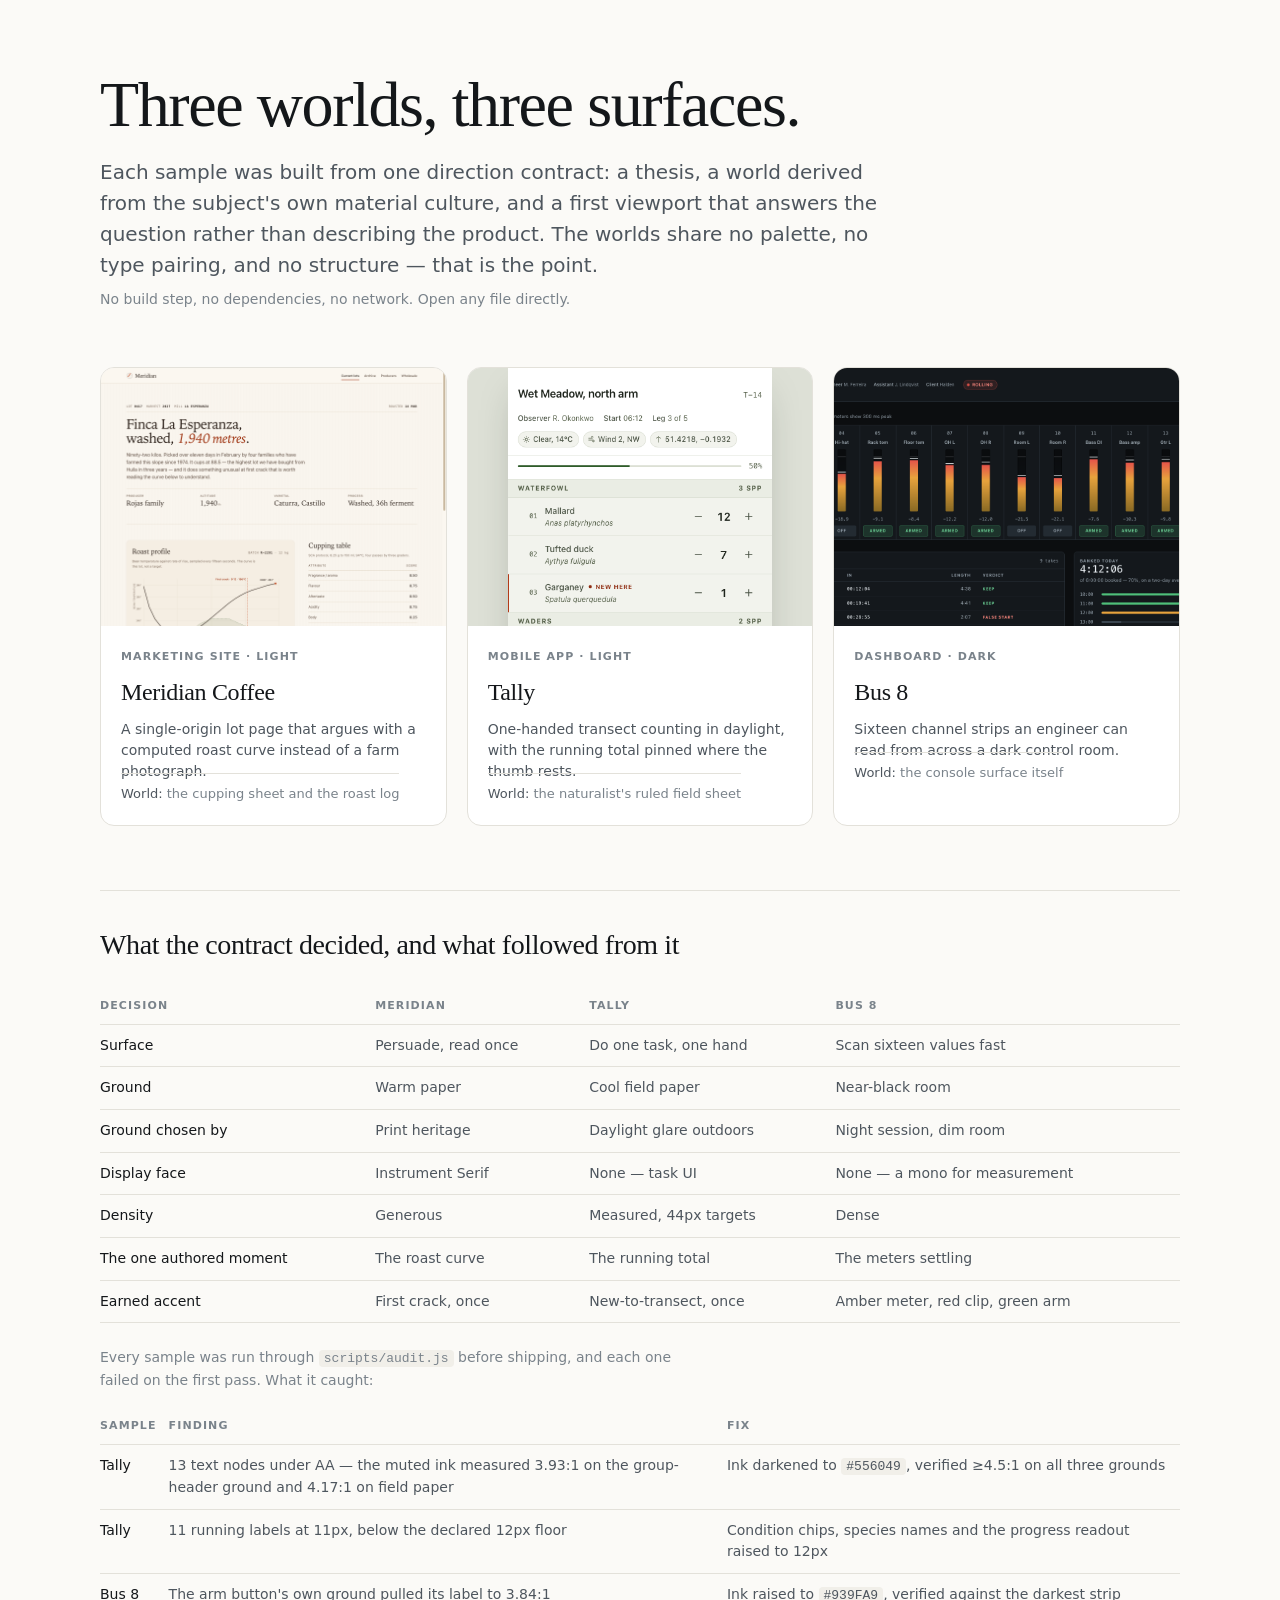
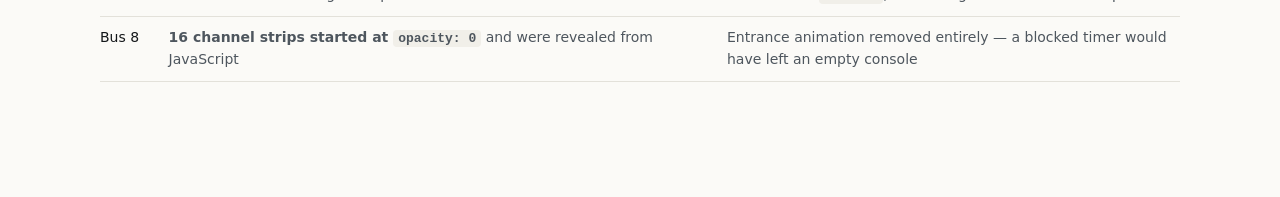
<file: design-app-samples/index.html>
<!DOCTYPE html>
<html lang="en">
<head>
<meta charset="utf-8">
<meta name="viewport" content="width=device-width, initial-scale=1">
<title>design-app — samples</title>
<style>
:root {
  --ground: #FBFAF7; --ink: #14171A; --ink-2: #4E565E; --ink-3: #7A838B;
  --line: #E3E1DA; --accent: #2F5D8C;
  --font: "Inter", -apple-system, BlinkMacSystemFont, "Segoe UI", system-ui, sans-serif;
  --font-display: "Instrument Serif", "Iowan Old Style", Palatino, Georgia, serif;
  --font-mono: ui-monospace, "SF Mono", Menlo, monospace;
}
*, *::before, *::after { box-sizing: border-box; }
body {
  margin: 0; background: var(--ground); color: var(--ink);
  font-family: var(--font); font-size: 15px; line-height: 1.55;
  -webkit-font-smoothing: antialiased;
}
.wrap { width: min(1080px, 100% - 48px); margin-inline: auto; padding: 72px 0 96px; }
h1 {
  font-family: var(--font-display); font-weight: 400;
  font-size: clamp(2.5rem, 1.6rem + 3.6vw, 4rem); line-height: 1.02;
  letter-spacing: -.022em; margin: 0 0 20px;
}
.lede { font-size: clamp(1.0625rem, .98rem + .35vw, 1.25rem); color: var(--ink-2); max-width: 62ch; margin: 0 0 8px; }
.note { font-size: .875rem; color: var(--ink-3); max-width: 68ch; margin: 0; }
.samples { display: grid; grid-template-columns: repeat(3, minmax(0, 1fr)); gap: 20px; margin-top: 56px; }
@media (max-width: 900px) { .samples { grid-template-columns: minmax(0, 1fr); } }

.card {
  display: flex; flex-direction: column;
  border: 1px solid var(--line); border-radius: 14px; overflow: hidden;
  background: #fff; text-decoration: none; color: inherit;
  transition: box-shadow 220ms cubic-bezier(.22,.68,.35,1), transform 220ms cubic-bezier(.22,.68,.35,1);
}
.card:hover { box-shadow: 0 18px 40px -20px rgba(20,23,26,.28), 0 2px 6px rgba(20,23,26,.05); transform: translateY(-2px); }
.thumb { aspect-ratio: 4 / 3; display: block; overflow: hidden; background: #EEE; }
.thumb img { width: 100%; height: 100%; object-fit: cover; object-position: top center; display: block; }
.body { padding: 18px 20px 20px; }
.kicker { font-size: .6875rem; text-transform: uppercase; letter-spacing: .1em; font-weight: 700; color: var(--ink-3); }
.card h2 { font-family: var(--font-display); font-weight: 400; font-size: 1.5rem; letter-spacing: -.014em; margin: 6px 0 8px; }
.card p { margin: 0; font-size: .875rem; color: var(--ink-2); line-height: 1.5; }
.world { margin-top: 14px; padding-top: 12px; border-top: 1px solid var(--line); font-size: .8125rem; color: var(--ink-3); }
.world b { color: var(--ink-2); font-weight: 500; }

.method { margin-top: 64px; padding-top: 32px; border-top: 1px solid var(--line); }
.method h2 { font-family: var(--font-display); font-weight: 400; font-size: 1.75rem; letter-spacing: -.014em; margin: 0 0 12px; }
.method table { width: 100%; border-collapse: collapse; margin-top: 20px; }
.method th, .method td { text-align: left; padding: 10px 12px 10px 0; border-bottom: 1px solid var(--line); font-size: .875rem; vertical-align: top; }
.method th { font-size: .6875rem; text-transform: uppercase; letter-spacing: .1em; font-weight: 700; color: var(--ink-3); }
.method td { color: var(--ink-2); }
.method td:first-child { color: var(--ink); font-weight: 500; white-space: nowrap; }
code { font-family: var(--font-mono); font-size: .8125rem; background: #F1EFE9; padding: 1px 5px; border-radius: 4px; }
</style>
</head>
<body>
<div class="wrap">
  <h1>Three worlds, three surfaces.</h1>
  <p class="lede">
    Each sample was built from one direction contract: a thesis, a world derived from
    the subject's own material culture, and a first viewport that answers the question
    rather than describing the product. The worlds share no palette, no type pairing,
    and no structure — that is the point.
  </p>
  <p class="note">
    No build step, no dependencies, no network. Open any file directly.
  </p>

  <div class="samples">
    <a class="card" href="01-meridian-coffee/index.html">
      <span class="thumb"><img src="_shots/01.png" alt="Meridian Coffee lot page"></span>
      <span class="body">
        <span class="kicker">Marketing site · light</span>
        <h2>Meridian Coffee</h2>
        <p>A single-origin lot page that argues with a computed roast curve instead of a farm photograph.</p>
        <span class="world"><b>World:</b> the cupping sheet and the roast log</span>
      </span>
    </a>

    <a class="card" href="02-tally-field-survey/index.html">
      <span class="thumb"><img src="_shots/02.png" alt="Tally field survey screen"></span>
      <span class="body">
        <span class="kicker">Mobile app · light</span>
        <h2>Tally</h2>
        <p>One-handed transect counting in daylight, with the running total pinned where the thumb rests.</p>
        <span class="world"><b>World:</b> the naturalist's ruled field sheet</span>
      </span>
    </a>

    <a class="card" href="03-bus8-session/index.html">
      <span class="thumb"><img src="_shots/03.png" alt="Bus 8 session console"></span>
      <span class="body">
        <span class="kicker">Dashboard · dark</span>
        <h2>Bus 8</h2>
        <p>Sixteen channel strips an engineer can read from across a dark control room.</p>
        <span class="world"><b>World:</b> the console surface itself</span>
      </span>
    </a>
  </div>

  <div class="method">
    <h2>What the contract decided, and what followed from it</h2>
    <table>
      <thead>
        <tr><th>Decision</th><th>Meridian</th><th>Tally</th><th>Bus 8</th></tr>
      </thead>
      <tbody>
        <tr><td>Surface</td><td>Persuade, read once</td><td>Do one task, one hand</td><td>Scan sixteen values fast</td></tr>
        <tr><td>Ground</td><td>Warm paper</td><td>Cool field paper</td><td>Near-black room</td></tr>
        <tr><td>Ground chosen by</td><td>Print heritage</td><td>Daylight glare outdoors</td><td>Night session, dim room</td></tr>
        <tr><td>Display face</td><td>Instrument Serif</td><td>None — task UI</td><td>None — a mono for measurement</td></tr>
        <tr><td>Density</td><td>Generous</td><td>Measured, 44px targets</td><td>Dense</td></tr>
        <tr><td>The one authored moment</td><td>The roast curve</td><td>The running total</td><td>The meters settling</td></tr>
        <tr><td>Earned accent</td><td>First crack, once</td><td>New-to-transect, once</td><td>Amber meter, red clip, green arm</td></tr>
      </tbody>
    </table>
    <p class="note" style="margin-top:24px">
      Every sample was run through <code>scripts/audit.js</code> before shipping,
      and each one failed on the first pass. What it caught:
    </p>
    <table style="margin-top:16px">
      <thead><tr><th>Sample</th><th>Finding</th><th>Fix</th></tr></thead>
      <tbody>
        <tr><td>Tally</td><td>13 text nodes under AA — the muted ink measured 3.93:1 on the group-header ground and 4.17:1 on field paper</td><td>Ink darkened to <code>#556049</code>, verified ≥4.5:1 on all three grounds</td></tr>
        <tr><td>Tally</td><td>11 running labels at 11px, below the declared 12px floor</td><td>Condition chips, species names and the progress readout raised to 12px</td></tr>
        <tr><td>Bus 8</td><td>The arm button's own ground pulled its label to 3.84:1</td><td>Ink raised to <code>#939FA9</code>, verified against the darkest strip</td></tr>
        <tr><td>Bus 8</td><td><strong>16 channel strips started at <code>opacity: 0</code></strong> and were revealed from JavaScript</td><td>Entrance animation removed entirely — a blocked timer would have left an empty console</td></tr>
      </tbody>
    </table>
    <p class="note" style="margin-top:20px">
    </p>
  </div>
</div>
</body>
</html>
</file>
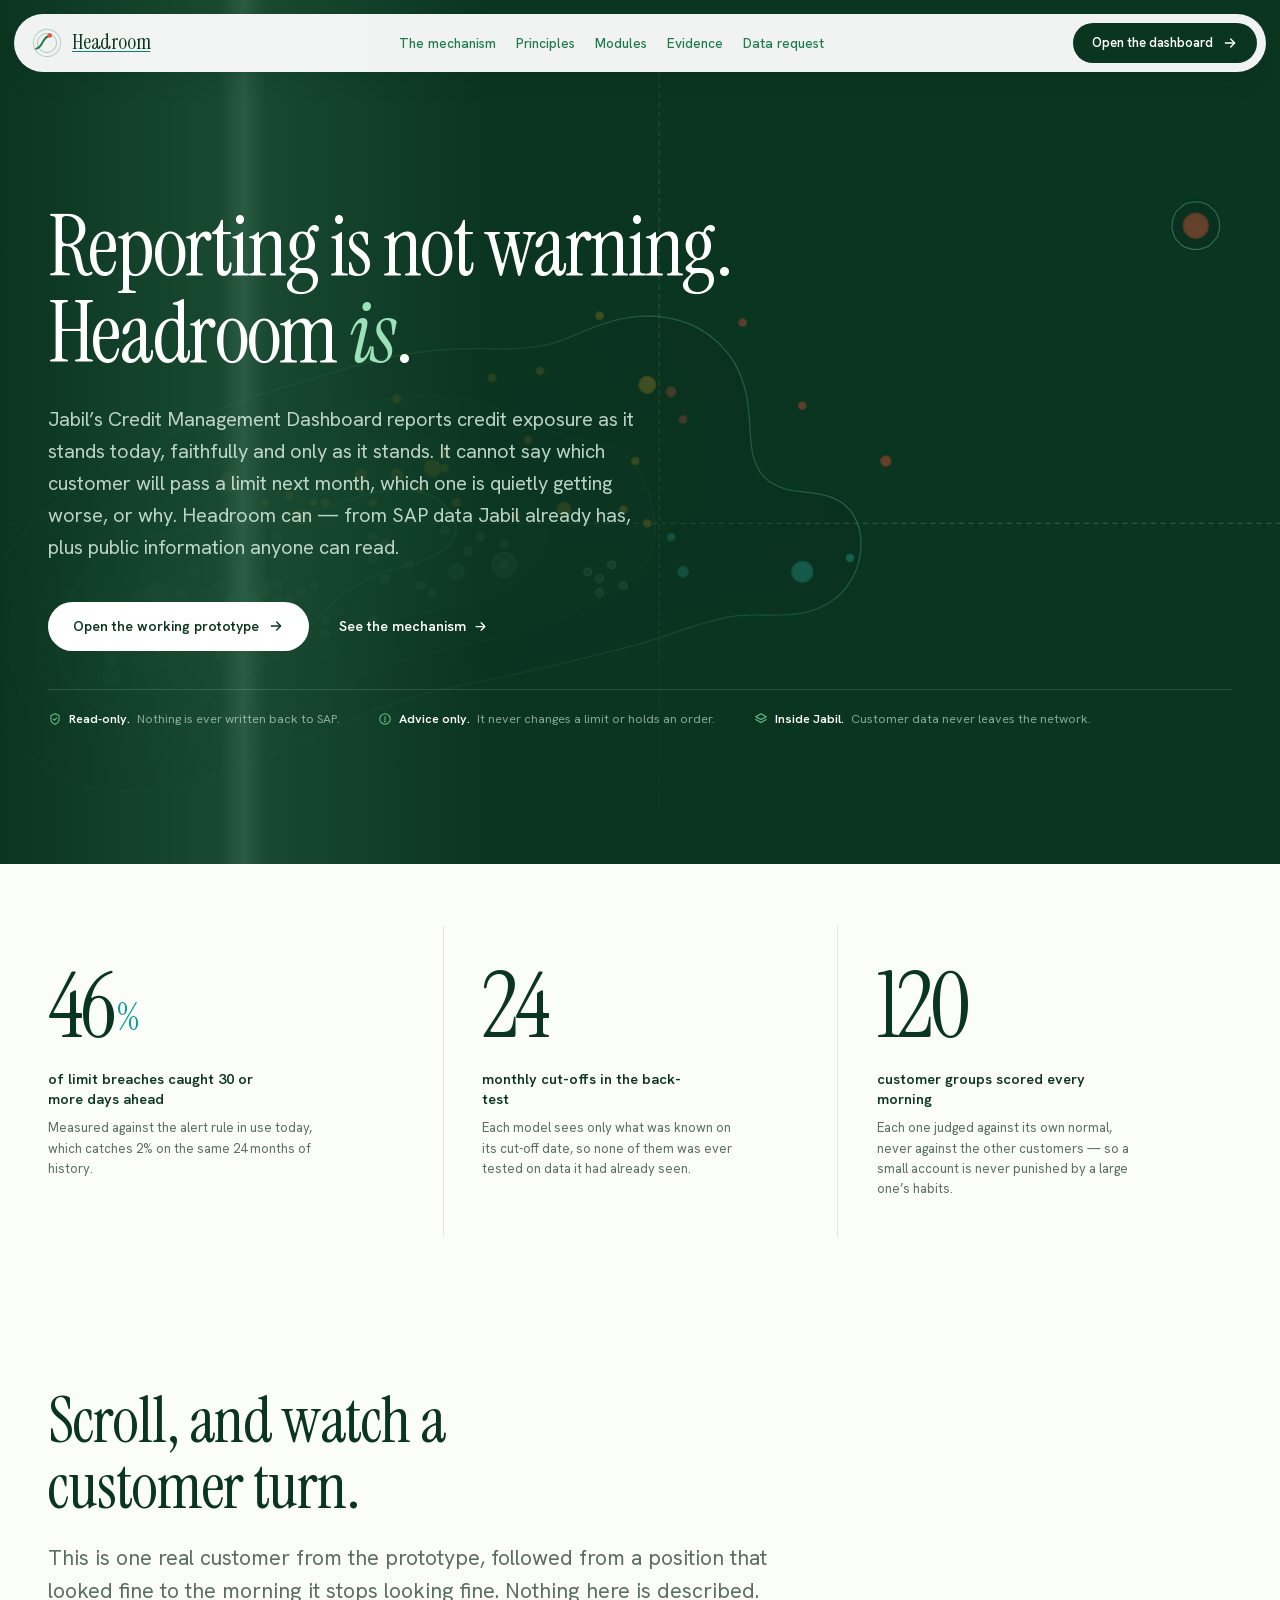
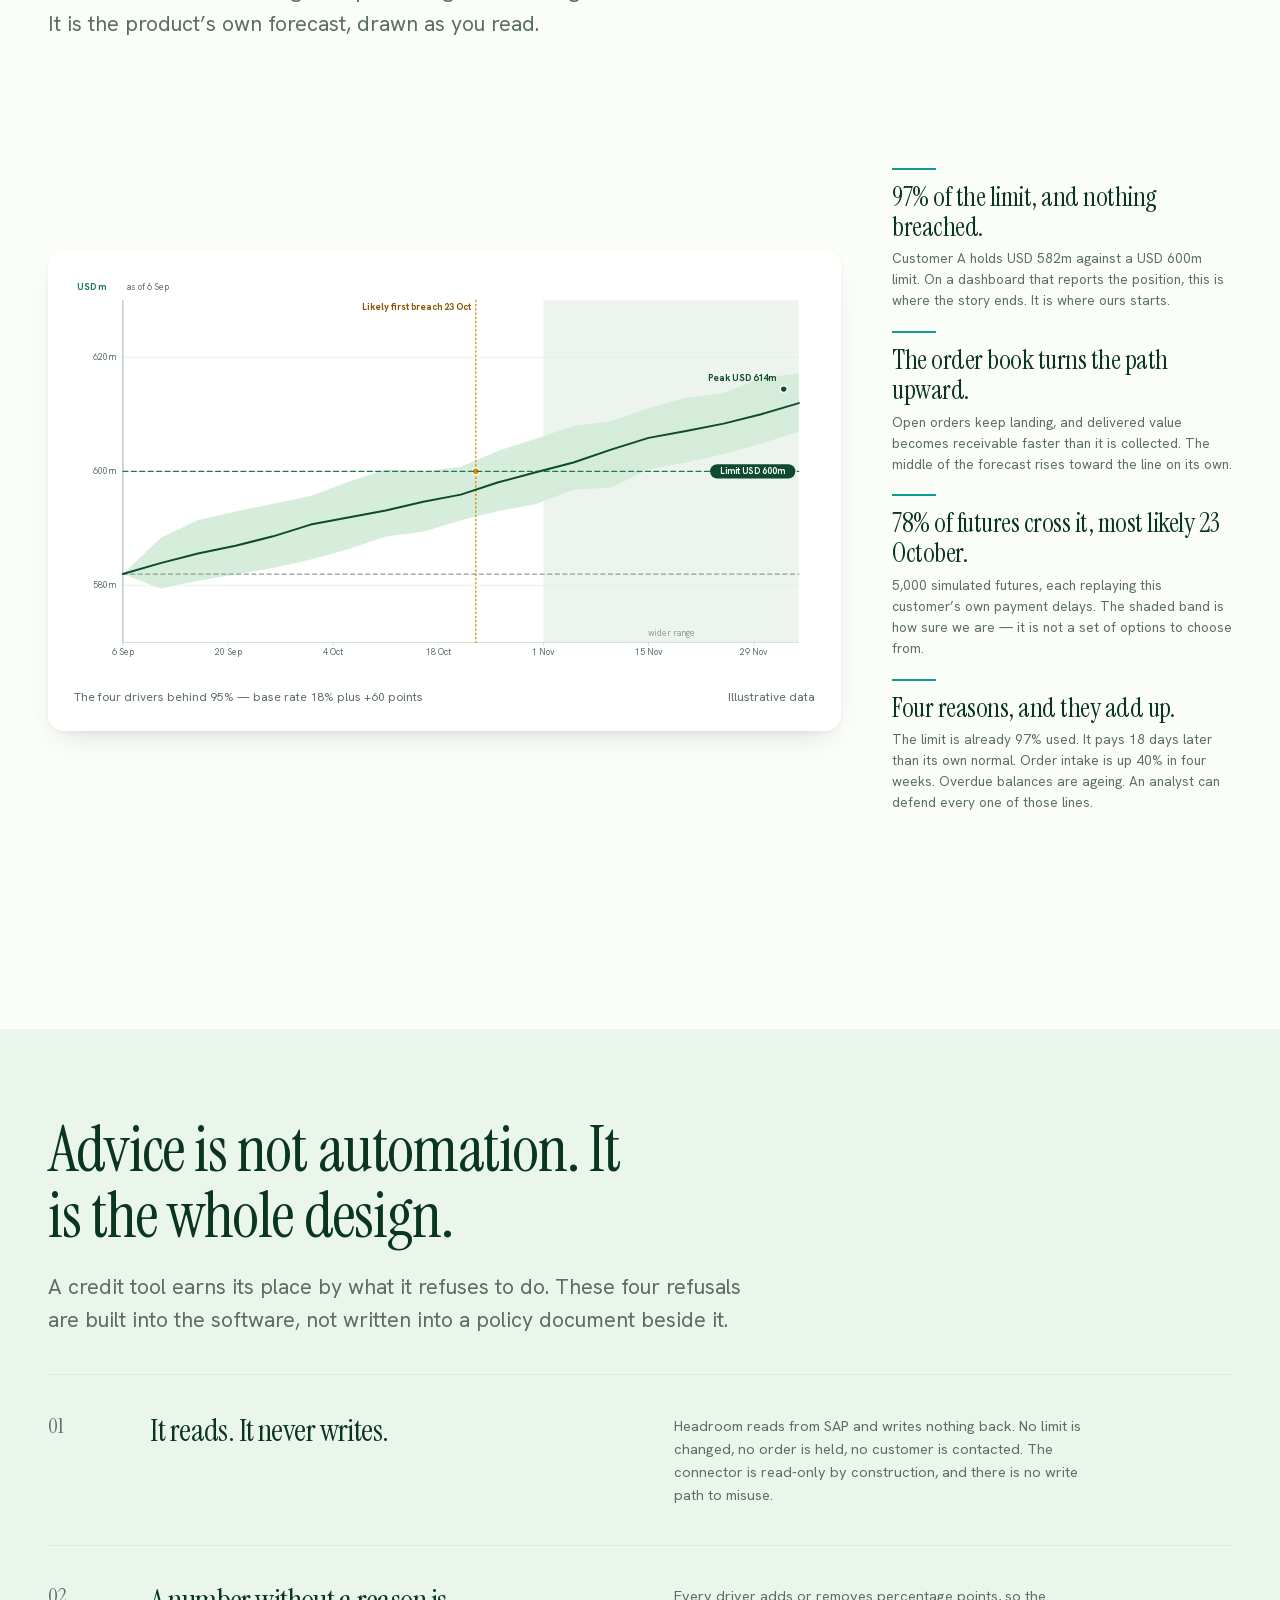
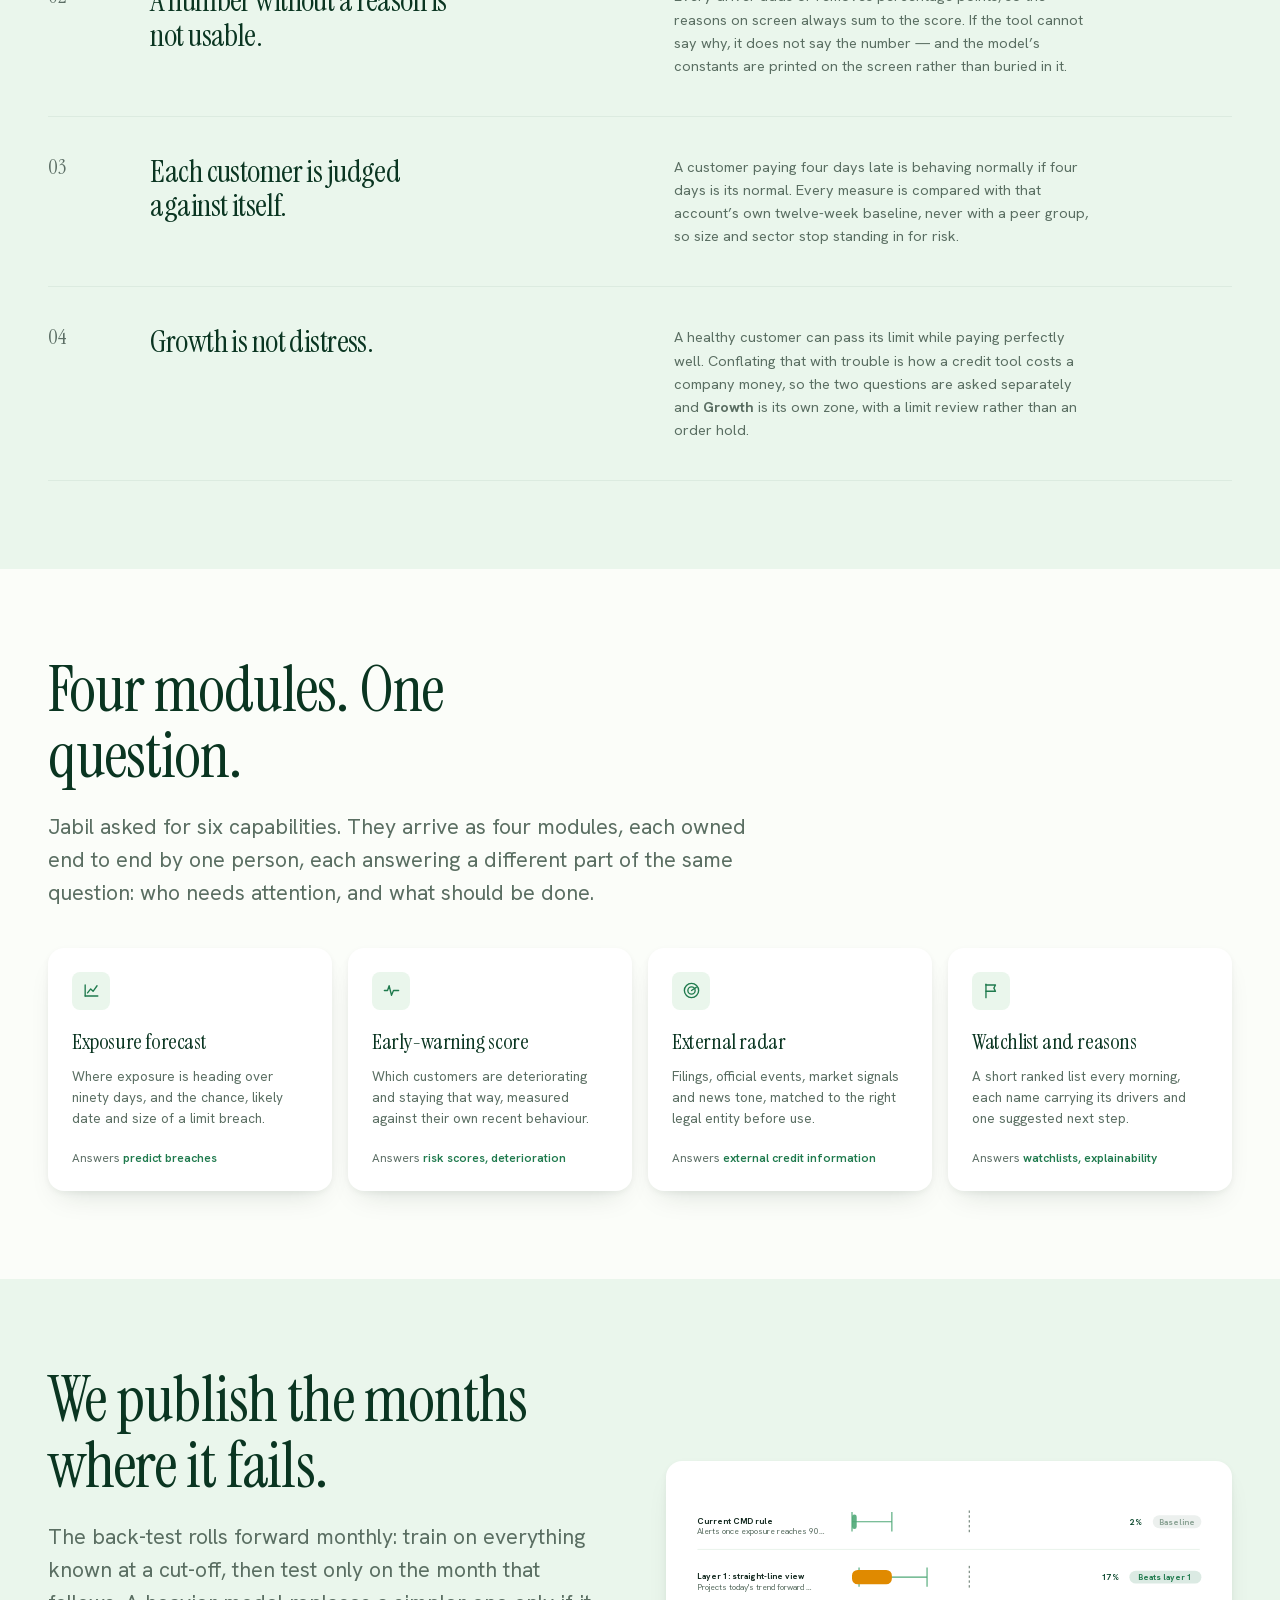
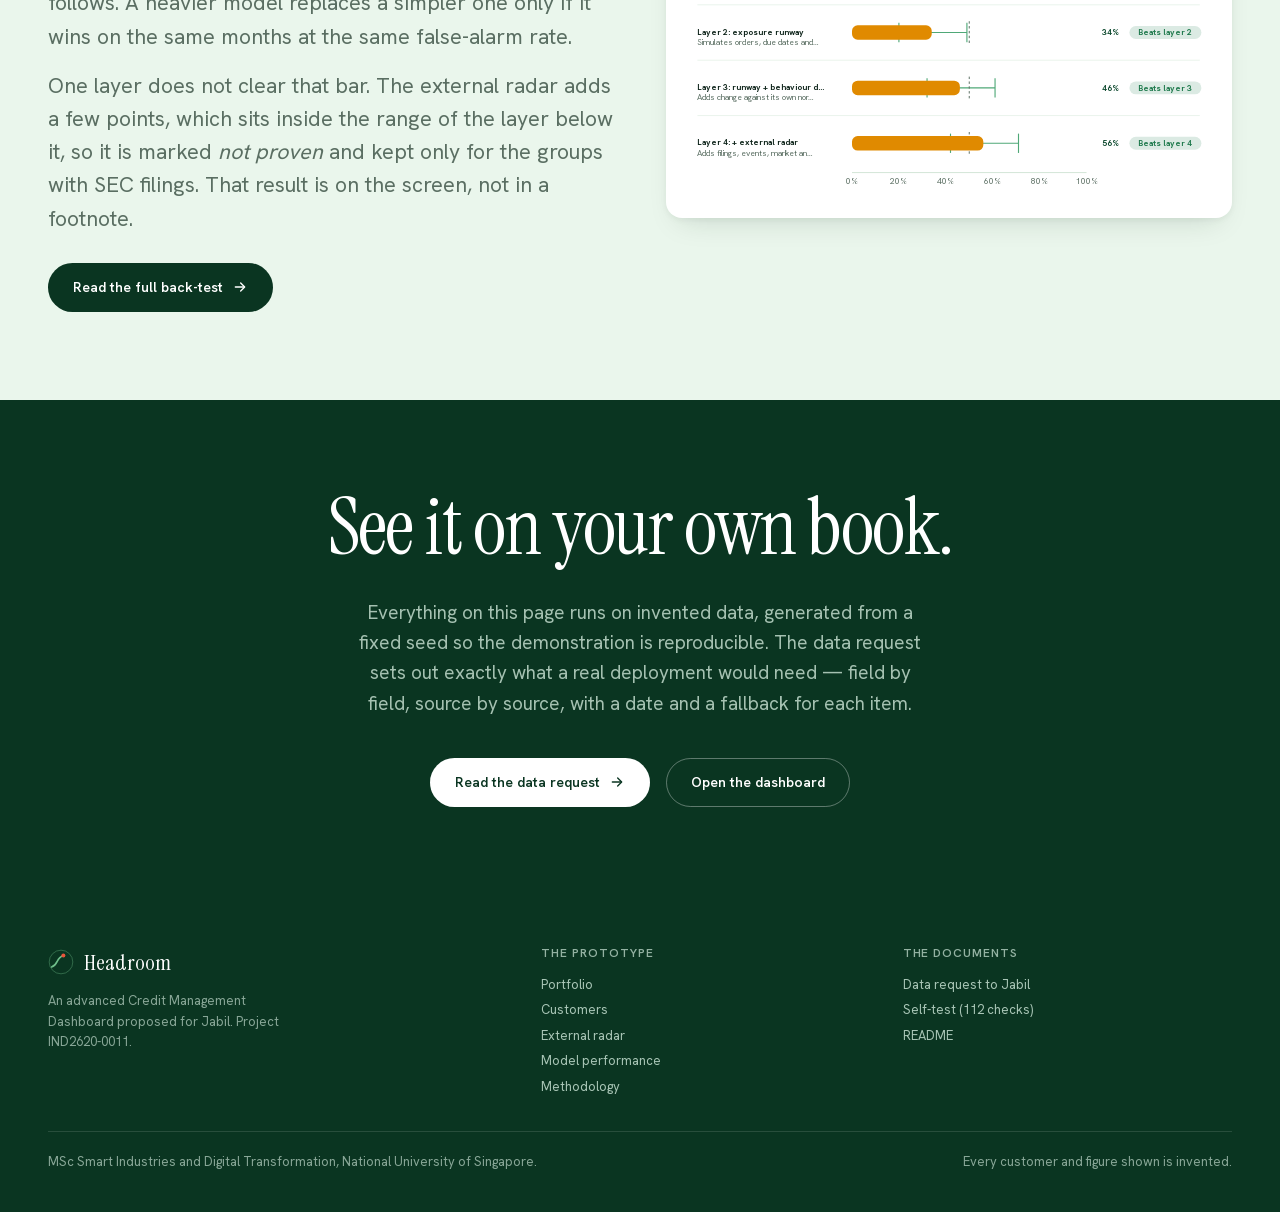
<file: headroom-app/index.html>
<!DOCTYPE html>
<html lang="en">
<head>
<meta charset="utf-8">
<meta name="viewport" content="width=device-width, initial-scale=1">
<title>Headroom — credit risk, seen weeks before the breach</title>
<meta name="description" content="Headroom is the proposed advanced Credit Management Dashboard for Jabil: it predicts limit breaches, scores deteriorating customers and explains every reason. Prototype on illustrative data.">
<meta name="color-scheme" content="light">
<link rel="icon" href="data:image/svg+xml,%3Csvg xmlns='http://www.w3.org/2000/svg' viewBox='0 0 44 44'%3E%3Ccircle cx='22' cy='22' r='20' fill='%230A3521'/%3E%3Cpath d='M6 30.5c4.5-1.6 7.4-5 9.6-9.6C17.8 16.4 21 12.6 26 11' stroke='%236FBF8B' stroke-width='3' fill='none' stroke-linecap='round'/%3E%3Ccircle cx='26' cy='11' r='3.6' fill='%23E8543A'/%3E%3C/svg%3E">

<link rel="stylesheet" href="css/app.css">
<link rel="stylesheet" href="css/landing.css">
</head>
<body class="lp">

<!-- ======================================================================
     DIRECTION CONTRACT  (DESIGN.md carries the full system)

     THESIS     A credit portfolio drawn as terrain, at editorial scale. It
                refuses the dashboard default of a metric-tile row above a grid
                of equal-weight chart cards.
     OWN-WORLD  Pale map sheet to deep forest, five greens rising with density,
                honey / coral / teal earned only where risk or interaction is;
                contour isolines as the only ornament; Instrument Serif for
                statements, Proxima Nova for interface and every figure.
     STORY      The reader understands that Headroom answers a different
                question from the dashboard they already have, sees the
                mechanism demonstrated on one real customer, and believes the
                proof because the failures are published too.
     FIRST      A dark full-bleed field of the product's own terrain under a
     VIEWPORT   single scanning light. One statement in Instrument Serif at
                display scale, one lede, one solid action beside one quiet link,
                and a rule of three plain promises.
     FORM       Topographic survey sheet; grounded candidate 5 of 7; seed key
                0300b579. Challengers routed with donations: Crouwel's visible
                measurement graticule, Labanotation's "length is duration", the
                gate board's lit-and-moving row.
     FINISH     unreviewed and undocumented is unfinished; this build ends with
                the finish review, the verdict, DESIGN.md, and every shipping
                raster carrying its provenance.
     ====================================================================== -->

<!-- ------------------------------------------------------------------ nav -->
<nav class="lp-nav" id="lpNav" aria-label="Primary">
  <a class="lp-nav-brand" href="#top" aria-label="Headroom, home">
    <span class="lp-nav-mark" aria-hidden="true">
      <svg viewBox="0 0 44 44" fill="none" width="30" height="30">
        <circle cx="22" cy="22" r="20" stroke="#1F7A4D" stroke-width="1.6" opacity=".26"/>
        <circle cx="22" cy="22" r="14" stroke="#1F7A4D" stroke-width="1.2" opacity=".44"/>
        <path d="M6 30.5c4.5-1.6 7.4-5 9.6-9.6C17.8 16.4 21 12.6 26 11" stroke="#1F7A4D" stroke-width="2.8" stroke-linecap="round"/>
        <circle cx="26" cy="11" r="3.4" fill="#E8543A"/>
      </svg>
    </span>
    <span class="lp-nav-name">Headroom</span>
  </a>
  <div class="lp-nav-links" id="lpNavLinks">
    <a href="#mechanism">The mechanism</a>
    <a href="#principles">Principles</a>
    <a href="#modules">Modules</a>
    <a href="#evidence">Evidence</a>
    <a href="data-requirements.html">Data request</a>
  </div>
  <button class="lp-nav-toggle" type="button" id="lpNavToggle"
          aria-expanded="false" aria-controls="lpNavLinks" aria-label="Show sections">
    <svg viewBox="0 0 24 24" width="20" height="20" fill="none" stroke="currentColor"
         stroke-width="1.9" stroke-linecap="round" aria-hidden="true">
      <path d="M4 7h16"/><path d="M4 12h16"/><path d="M4 17h16"/>
    </svg>
  </button>
  <a class="lp-btn solid small" href="app.html" style="margin-left:auto">
    Open the dashboard
    <svg viewBox="0 0 24 24" fill="none" stroke="currentColor" stroke-width="2" stroke-linecap="round" stroke-linejoin="round" aria-hidden="true"><path d="M5 12h13"/><path d="M13 6l6 6-6 6"/></svg>
  </a>
</nav>

<!-- ----------------------------------------------------------------- hero -->
<header class="lp-hero" id="top">
  <div class="lp-hero-field" id="heroField" aria-hidden="true"></div>
  <div class="lp-hero-scrim" aria-hidden="true"></div>
  <div class="lp-hero-scan" aria-hidden="true"></div>

  <div class="lp-wrap lp-hero-inner">
    <h1>Reporting is not warning. <br>Headroom <em>is</em>.</h1>
    <p class="lp-hero-lede">
      Jabil&rsquo;s Credit Management Dashboard reports credit exposure as it stands today, faithfully and only
      as it stands. It cannot say which customer will pass a limit next month, which one is quietly getting
      worse, or why. Headroom can &mdash; from SAP data Jabil already has, plus public information anyone can read.
    </p>
    <div class="lp-hero-actions">
      <a class="lp-btn light" href="app.html">
        Open the working prototype
        <svg viewBox="0 0 24 24" fill="none" stroke="currentColor" stroke-width="2" stroke-linecap="round" stroke-linejoin="round" aria-hidden="true"><path d="M5 12h13"/><path d="M13 6l6 6-6 6"/></svg>
      </a>
      <a class="lp-link" href="#mechanism">
        See the mechanism
        <svg viewBox="0 0 24 24" fill="none" stroke="currentColor" stroke-width="2" stroke-linecap="round" stroke-linejoin="round" aria-hidden="true"><path d="M5 12h13"/><path d="M13 6l6 6-6 6"/></svg>
      </a>
    </div>
    <div class="lp-hero-note">
      <span><svg viewBox="0 0 24 24" fill="none" stroke="currentColor" stroke-width="1.8" stroke-linecap="round" stroke-linejoin="round" aria-hidden="true"><path d="M12 3l7 3v6c0 4.5-3 7.7-7 9-4-1.3-7-4.5-7-9V6z"/><path d="M9 12l2 2 4-4"/></svg> <b>Read-only.</b> Nothing is ever written back to SAP.</span>
      <span><svg viewBox="0 0 24 24" fill="none" stroke="currentColor" stroke-width="1.8" stroke-linecap="round" stroke-linejoin="round" aria-hidden="true"><circle cx="12" cy="12" r="9"/><path d="M12 8v5"/><circle cx="12" cy="16" r=".7" fill="currentColor"/></svg> <b>Advice only.</b> It never changes a limit or holds an order.</span>
      <span><svg viewBox="0 0 24 24" fill="none" stroke="currentColor" stroke-width="1.8" stroke-linecap="round" stroke-linejoin="round" aria-hidden="true"><path d="M12 3l9 5-9 5-9-5z"/><path d="M3 13l9 5 9-5"/></svg> <b>Inside Jabil.</b> Customer data never leaves the network.</span>
    </div>
  </div>
</header>

<!-- ---------------------------------------------------------------- stats -->
<section class="lp-section tight" aria-label="Evidence at a glance">
  <div class="lp-wrap">
    <div class="lp-stats">
      <div class="lp-stat reveal">
        <div class="lp-stat-fig"><span data-count="46">0</span><span class="unit">%</span></div>
        <div class="lp-stat-label">of limit breaches caught 30 or more days ahead</div>
        <p class="lp-stat-note">Measured against the alert rule in use today, which catches 2% on the same 24 months of history.</p>
      </div>
      <div class="lp-stat reveal d1">
        <div class="lp-stat-fig"><span data-count="24">0</span></div>
        <div class="lp-stat-label">monthly cut-offs in the back-test</div>
        <p class="lp-stat-note">Each model sees only what was known on its cut-off date, so none of them was ever tested on data it had already seen.</p>
      </div>
      <div class="lp-stat reveal d2">
        <div class="lp-stat-fig"><span data-count="120">0</span></div>
        <div class="lp-stat-label">customer groups scored every morning</div>
        <p class="lp-stat-note">Each one judged against its own normal, never against the other customers &mdash; so a small account is never punished by a large one&rsquo;s habits.</p>
      </div>
    </div>
  </div>
</section>

<!-- ------------------------------------------------------- scroll moment -->
<section class="lp-section" id="mechanism">
  <div class="lp-wrap">
    <h2 class="statement reveal">Scroll, and watch a customer turn.</h2>
    <p class="lede-lg reveal d1" style="margin-top:20px">
      This is one real customer from the prototype, followed from a position that looked fine
      to the morning it stops looking fine. Nothing here is described. It is the product&rsquo;s
      own forecast, drawn as you read.
    </p>
  </div>

  <div class="lp-moment" id="moment">
    <div class="lp-moment-sticky">
      <div class="lp-wrap lp-moment-grid">
        <div class="lp-moment-stage reveal">
          <div class="lp-moment-chart" id="momentChart"></div>
          <div class="lp-moment-caption">
            <span id="momentCaption">Today &mdash; exposure USD 582m against a USD 600m limit</span>
            <span>Illustrative data</span>
          </div>
        </div>

        <ol class="lp-moment-steps" id="momentSteps">
          <li class="lp-moment-step" data-at="0">
            <span class="tick"></span>
            <h3>97% of the limit, and nothing breached.</h3>
            <p>Customer A holds USD 582m against a USD 600m limit. On a dashboard that reports the position,
               this is where the story ends. It is where ours starts.</p>
          </li>
          <li class="lp-moment-step" data-at="0.3">
            <span class="tick"></span>
            <h3>The order book turns the path upward.</h3>
            <p>Open orders keep landing, and delivered value becomes receivable faster than it is collected.
               The middle of the forecast rises toward the line on its own.</p>
          </li>
          <li class="lp-moment-step" data-at="0.6">
            <span class="tick"></span>
            <h3>78% of futures cross it, most likely 23 October.</h3>
            <p>5,000 simulated futures, each replaying this customer&rsquo;s own payment delays. The shaded band
               is how sure we are &mdash; it is not a set of options to choose from.</p>
          </li>
          <li class="lp-moment-step" data-at="0.88">
            <span class="tick"></span>
            <h3>Four reasons, and they add up.</h3>
            <p>The limit is already 97% used. It pays 18 days later than its own normal. Order intake is up 40%
               in four weeks. Overdue balances are ageing. An analyst can defend every one of those lines.</p>
          </li>
        </ol>
      </div>
    </div>
  </div>
</section>

<!-- ----------------------------------------------------------- principles -->
<section class="lp-section wash" id="principles">
  <div class="lp-wrap">
    <h2 class="statement reveal">Advice is not automation. It is the whole design.</h2>
    <p class="lede-lg reveal d1" style="margin-top:20px;margin-bottom:clamp(28px,3vw,48px)">
      A credit tool earns its place by what it refuses to do. These four refusals are built into the
      software, not written into a policy document beside it.
    </p>

    <div class="lp-pov">
      <div class="lp-pov-row reveal">
        <div class="lp-pov-num">01</div>
        <h3>It reads. It never writes.</h3>
        <p>Headroom reads from SAP and writes nothing back. No limit is changed, no order is held, no customer
           is contacted. The connector is read-only by construction, and there is no write path to misuse.</p>
      </div>
      <div class="lp-pov-row reveal">
        <div class="lp-pov-num">02</div>
        <h3>A number without a reason is not usable.</h3>
        <p>Every driver adds or removes percentage points, so the reasons on screen always sum to the score.
           If the tool cannot say why, it does not say the number &mdash; and the model&rsquo;s constants are
           printed on the screen rather than buried in it.</p>
      </div>
      <div class="lp-pov-row reveal">
        <div class="lp-pov-num">03</div>
        <h3>Each customer is judged against itself.</h3>
        <p>A customer paying four days late is behaving normally if four days is its normal. Every measure is
           compared with that account&rsquo;s own twelve-week baseline, never with a peer group, so size and
           sector stop standing in for risk.</p>
      </div>
      <div class="lp-pov-row reveal">
        <div class="lp-pov-num">04</div>
        <h3>Growth is not distress.</h3>
        <p>A healthy customer can pass its limit while paying perfectly well. Conflating that with trouble is
           how a credit tool costs a company money, so the two questions are asked separately and
           <b>Growth</b> is its own zone, with a limit review rather than an order hold.</p>
      </div>
    </div>
  </div>
</section>

<!-- -------------------------------------------------------------- modules -->
<section class="lp-section" id="modules">
  <div class="lp-wrap">
    <h2 class="statement reveal">Four modules. One question.</h2>
    <p class="lede-lg reveal d1" style="margin-top:20px;margin-bottom:clamp(28px,3vw,48px)">
      Jabil asked for six capabilities. They arrive as four modules, each owned end to end by one person,
      each answering a different part of the same question: who needs attention, and what should be done.
    </p>

    <div class="lp-mods">
      <article class="lp-mod reveal">
        <div class="lp-mod-ico" aria-hidden="true"><svg viewBox="0 0 24 24" width="19" height="19" fill="none" stroke="currentColor" stroke-width="1.7" stroke-linecap="round" stroke-linejoin="round"><path d="M4 19V5"/><path d="M4 19h16"/><path d="M7 15l4-5 3 3 5-7"/></svg></div>
        <h3>Exposure forecast</h3>
        <p>Where exposure is heading over ninety days, and the chance, likely date and size of a limit breach.</p>
        <div class="ask">Answers <b>predict breaches</b></div>
      </article>
      <article class="lp-mod reveal d1">
        <div class="lp-mod-ico" aria-hidden="true"><svg viewBox="0 0 24 24" width="19" height="19" fill="none" stroke="currentColor" stroke-width="1.7" stroke-linecap="round" stroke-linejoin="round"><path d="M3 12h4l2-6 3 12 2.5-6H21"/></svg></div>
        <h3>Early-warning score</h3>
        <p>Which customers are deteriorating and staying that way, measured against their own recent behaviour.</p>
        <div class="ask">Answers <b>risk scores, deterioration</b></div>
      </article>
      <article class="lp-mod reveal d2">
        <div class="lp-mod-ico" aria-hidden="true"><svg viewBox="0 0 24 24" width="19" height="19" fill="none" stroke="currentColor" stroke-width="1.7" stroke-linecap="round" stroke-linejoin="round"><circle cx="12" cy="12" r="9"/><circle cx="12" cy="12" r="4.6"/><path d="M12 12l6-4"/></svg></div>
        <h3>External radar</h3>
        <p>Filings, official events, market signals and news tone, matched to the right legal entity before use.</p>
        <div class="ask">Answers <b>external credit information</b></div>
      </article>
      <article class="lp-mod reveal d3">
        <div class="lp-mod-ico" aria-hidden="true"><svg viewBox="0 0 24 24" width="19" height="19" fill="none" stroke="currentColor" stroke-width="1.7" stroke-linecap="round" stroke-linejoin="round"><path d="M5 21V4"/><path d="M5 5h12l-2 4 2 4H5"/></svg></div>
        <h3>Watchlist and reasons</h3>
        <p>A short ranked list every morning, each name carrying its drivers and one suggested next step.</p>
        <div class="ask">Answers <b>watchlists, explainability</b></div>
      </article>
    </div>
  </div>
</section>

<!-- ------------------------------------------------------------- evidence -->
<section class="lp-section wash" id="evidence">
  <div class="lp-wrap">
    <div class="lp-evidence">
      <div>
        <h2 class="statement reveal">We publish the months where it fails.</h2>
        <p class="lede-lg reveal d1" style="margin-top:20px">
          The back-test rolls forward monthly: train on everything known at a cut-off, then test only on the
          month that follows. A heavier model replaces a simpler one only if it wins on the same months at the
          same false-alarm rate.
        </p>
        <p class="lede-lg reveal d2" style="margin-top:16px">
          One layer does not clear that bar. The external radar adds a few points, which sits inside the range
          of the layer below it, so it is marked <em>not proven</em> and kept only for the groups with SEC
          filings. That result is on the screen, not in a footnote.
        </p>
        <div class="lp-hero-actions" style="margin-top:28px">
          <a class="lp-btn solid" href="app.html#/performance">
            Read the full back-test
            <svg viewBox="0 0 24 24" fill="none" stroke="currentColor" stroke-width="2" stroke-linecap="round" stroke-linejoin="round" aria-hidden="true"><path d="M5 12h13"/><path d="M13 6l6 6-6 6"/></svg>
          </a>
        </div>
      </div>
      <div class="reveal d1" style="background:#fff;border-radius:16px;box-shadow:var(--e2);padding:clamp(18px,2vw,28px)">
        <div id="ladderChart"></div>
      </div>
    </div>
  </div>
</section>

<!-- ---------------------------------------------------------------- close -->
<section class="lp-section dark">
  <div class="lp-wrap lp-close">
    <h2>See it on your own book.</h2>
    <p>
      Everything on this page runs on invented data, generated from a fixed seed so the demonstration is
      reproducible. The data request sets out exactly what a real deployment would need &mdash; field by field,
      source by source, with a date and a fallback for each item.
    </p>
    <div class="lp-close-actions">
      <a class="lp-btn light" href="data-requirements.html">
        Read the data request
        <svg viewBox="0 0 24 24" fill="none" stroke="currentColor" stroke-width="2" stroke-linecap="round" stroke-linejoin="round" aria-hidden="true"><path d="M5 12h13"/><path d="M13 6l6 6-6 6"/></svg>
      </a>
      <a class="lp-btn ghost" href="app.html">Open the dashboard</a>
    </div>
  </div>
</section>

<!-- --------------------------------------------------------------- footer -->
<footer class="lp-foot">
  <div class="lp-wrap">
    <div class="lp-foot-grid">
      <div>
        <div class="lp-foot-brand">
          <span aria-hidden="true">
            <svg viewBox="0 0 44 44" fill="none" width="26" height="26">
              <circle cx="22" cy="22" r="20" stroke="#6FBF8B" stroke-width="1.6" opacity=".4"/>
              <path d="M6 30.5c4.5-1.6 7.4-5 9.6-9.6C17.8 16.4 21 12.6 26 11" stroke="#6FBF8B" stroke-width="2.8" stroke-linecap="round"/>
              <circle cx="26" cy="11" r="3.4" fill="#E8543A"/>
            </svg>
          </span>
          <span>Headroom</span>
        </div>
        <p style="max-width:34ch;line-height:1.6">
          An advanced Credit Management Dashboard proposed for Jabil. Project IND2620-0011.
        </p>
      </div>
      <div>
        <h3 class="lp-foot-h">The prototype</h3>
        <a href="app.html">Portfolio</a>
        <a href="app.html#/customers">Customers</a>
        <a href="app.html#/radar">External radar</a>
        <a href="app.html#/performance">Model performance</a>
        <a href="app.html#/methodology">Methodology</a>
      </div>
      <div>
        <h3 class="lp-foot-h">The documents</h3>
        <a href="data-requirements.html">Data request to Jabil</a>
        <a href="selftest.html">Self-test (112 checks)</a>
        <a href="README.md">README</a>
      </div>
    </div>
    <div class="lp-foot-rule">
      <span>MSc Smart Industries and Digital Transformation, National University of Singapore.</span>
      <span>Every customer and figure shown is invented.</span>
    </div>
  </div>
</footer>

<!-- Load order: core defines the toolkit, data the portfolio, engine the models,
     terrain and charts the drawing, landing the scroll work. -->
<script src="js/core.js"></script>
<script src="js/data.js"></script>
<script src="js/engine.js"></script>
<script src="js/terrain.js"></script>
<script src="js/charts.js"></script>
<script src="js/landing.js"></script>
</body>
</html>
</file>
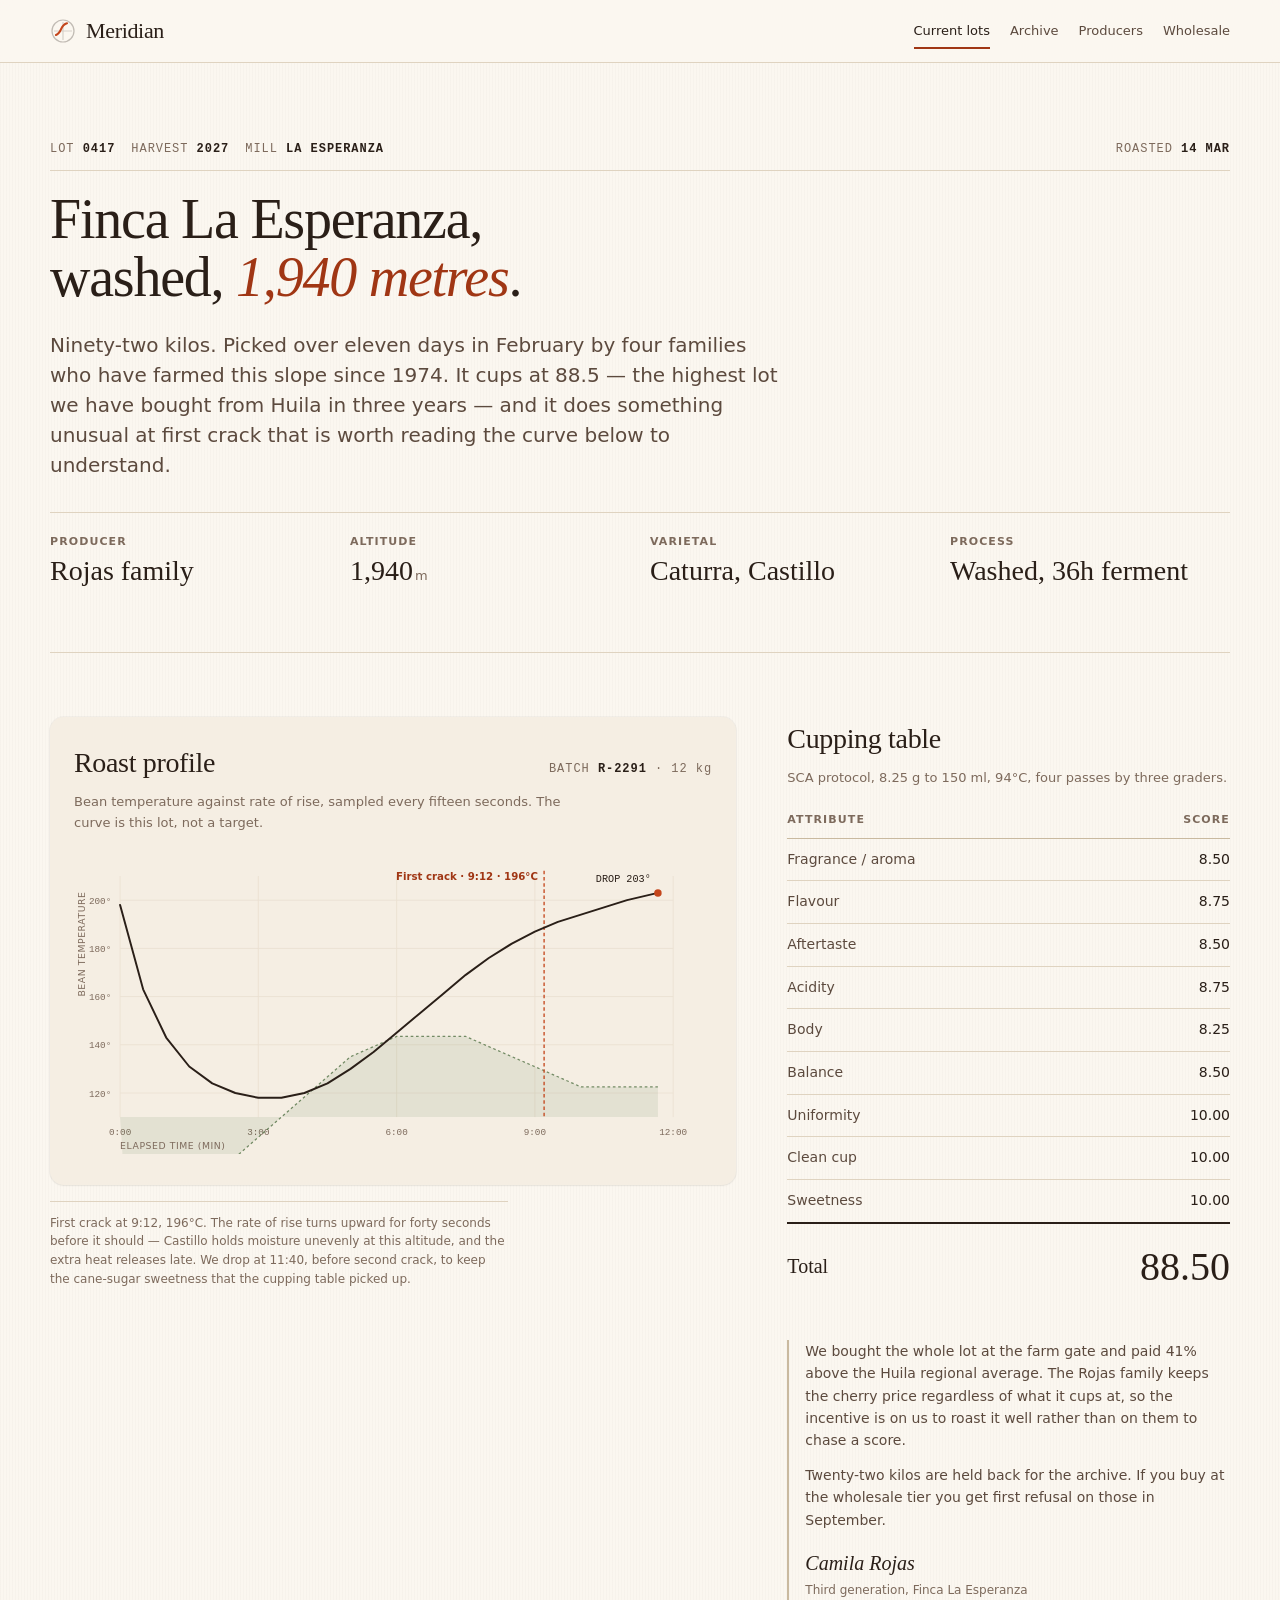
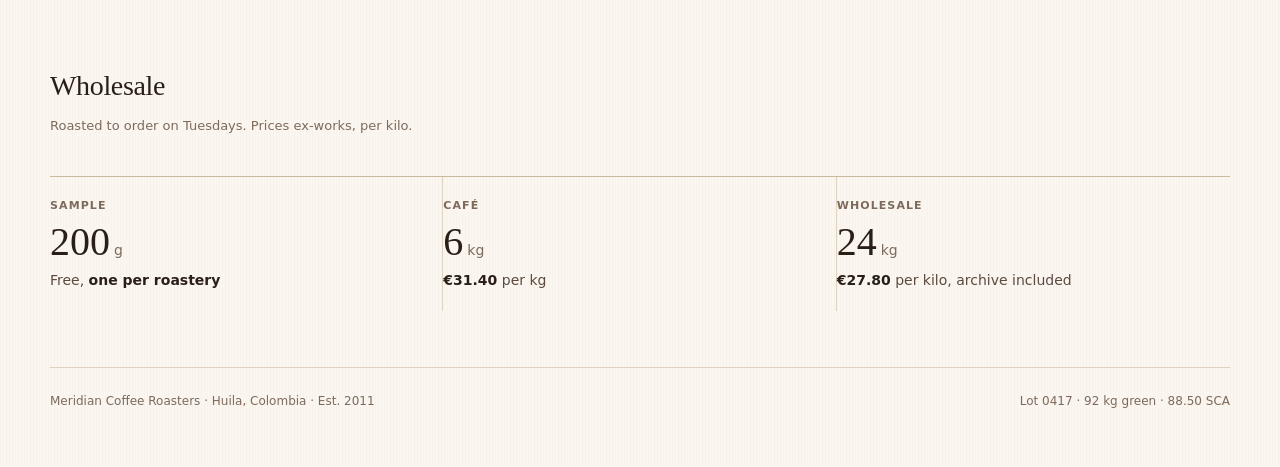
<file: design-app-samples/01-meridian-coffee/index.html>
<!DOCTYPE html>
<html lang="en">
<head>
<meta charset="utf-8">
<meta name="viewport" content="width=device-width, initial-scale=1">
<title>Meridian Coffee — Lot 0417, Finca La Esperanza</title>

<!-- ==========================================================================
     DIRECTION CONTRACT

     THESIS     Convince a wholesale buyer that this lot earns its premium, and
                hand them the two facts they will repeat to their own customers.
                Refuses the category default: a full-bleed farm photograph, three
                origin pictograms, and a "Shop now".

     WORLD      The cupping sheet and the roast log — the two documents a roaster
                actually works from. Ruled score tables, a computed rate-of-rise
                curve, pencil annotations in the margins, a specimen label at the
                head of the page. Warm paper, deep coffee ink, and one earned
                accent: first crack.

     FIRST      The lot's identity set as a specimen label — producer, altitude,
     VIEWPORT   process, lot number — beside the roast curve that is the actual
                argument. No photograph, because a photograph is a claim and the
                curve is evidence.

     FORM       Archive-paper survey sheet. Grounded.
     ========================================================================== -->

<style>
/* ---------------------------------------------------------------- tokens -- */
:root {
  /* Palette — paper and ink. Derived from the world, not from "coffee". */
  --paper:      #FBF7F0;
  --paper-2:    #F5EEE3;
  --paper-3:    #EBE1D2;
  --rule:       #DFD3C0;
  --rule-2:     #C9B99F;

  --ink:        #2A1F18;
  --ink-2:      #5C4A3E;
  --ink-3:      #7D6A5C;

  --first-crack:#C4461C;   /* earned: the one moment that matters */
  --first-ink:  #A03614;   /* the ink variant — 5.1:1 on paper */
  --leaf:       #4A6B3D;
  --leaf-ink:   #365229;

  /* Type — a bookish serif for statements, a grotesque for interface. */
  --font-display: "Instrument Serif", "Iowan Old Style", Palatino, Georgia, serif;
  --font: "Inter", -apple-system, BlinkMacSystemFont, "Segoe UI", system-ui, sans-serif;
  --font-mono: ui-monospace, "SF Mono", Menlo, monospace;

  --fs-2xs: 0.6875rem; --fs-xs: 0.75rem; --fs-sm: 0.8125rem;
  --fs-base: 0.875rem; --fs-md: 1rem;
  --fs-lg: clamp(1.0625rem, .98rem + .35vw, 1.25rem);
  --fs-xl: clamp(1.375rem, 1.15rem + 1vw, 1.75rem);
  --fs-2xl: clamp(1.75rem, 1.32rem + 1.5vw, 2.5rem);
  --fs-4xl: clamp(2.25rem, 1.5rem + 3.4vw, 3.5rem);

  --s1: 4px; --s2: 8px; --s3: 12px; --s4: 16px; --s5: 20px;
  --s6: 24px; --s7: 32px; --s8: 40px; --s9: 56px; --s10: 72px;

  --r-sm: 6px; --r: 10px; --r-lg: 14px;

  --e1: 0 1px 2px rgba(42,31,24,.05), 0 0 0 1px rgba(42,31,24,.04);
  --e2: 0 12px 28px -14px rgba(42,31,24,.22), 0 2px 5px rgba(42,31,24,.05);

  --ease: cubic-bezier(.22,.68,.35,1);
  --dur-2: 220ms; --dur-3: 360ms;

  --measure: 66ch;
  --shell: 1180px;
}

*, *::before, *::after { box-sizing: border-box; }
html { -webkit-text-size-adjust: 100%; scrollbar-color: var(--rule-2) transparent; }
body {
  margin: 0; background: var(--paper); color: var(--ink);
  font-family: var(--font); font-size: var(--fs-base); line-height: 1.55;
  -webkit-font-smoothing: antialiased;
  /* A faint laid-paper grain, which is the sheet the world lives on. */
  background-image:
    repeating-linear-gradient(90deg, rgba(42,31,24,.018) 0 1px, transparent 1px 3px);
}
h1, h2, h3 { margin: 0; font-weight: 400; }
p { margin: 0; max-width: var(--measure); }
a { color: var(--first-ink); text-underline-offset: 3px; }
button { font: inherit; cursor: pointer; border: none; background: none; color: inherit; }
:focus-visible { outline: 3px solid var(--first-ink); outline-offset: 2px; border-radius: 3px; }
::selection { background: var(--first-ink); color: var(--paper); }

.shell { width: min(var(--shell), 100% - 40px); margin-inline: auto; }
.num { font-variant-numeric: tabular-nums; }

/* ------------------------------------------------------------------- nav -- */
.top {
  border-bottom: 1px solid var(--rule);
  position: sticky; top: 0; z-index: 40;
  background: color-mix(in srgb, var(--paper) 92%, transparent);
  backdrop-filter: saturate(1.4) blur(12px);
}
.top-in { display: flex; align-items: center; gap: var(--s5); height: 62px; }
.mark { display: flex; align-items: center; gap: 10px; text-decoration: none; color: var(--ink); }
.mark-name { font-family: var(--font-display); font-size: 22px; letter-spacing: -.015em; }
.top nav { display: flex; gap: var(--s5); margin-left: auto; align-items: center; }
.top nav a {
  color: var(--ink-2); text-decoration: none; font-size: var(--fs-sm); font-weight: 500;
  padding: 8px 0; transition: color var(--dur-2) var(--ease);
}
.top nav a:hover { color: var(--ink); }
.top nav a[aria-current] { color: var(--ink); box-shadow: inset 0 -2px 0 var(--first-ink); }

/* ----------------------------------------------------------- specimen head */
.hero { padding: clamp(40px, 6vw, 84px) 0 clamp(32px, 4vw, 56px); }
.eyebrow-row {
  display: flex; align-items: baseline; gap: var(--s4); flex-wrap: wrap;
  padding-bottom: var(--s3); border-bottom: 1px solid var(--rule);
}
.lot { font-family: var(--font-mono); font-size: var(--fs-xs); letter-spacing: .08em; color: var(--ink-3); }
.lot b { color: var(--ink); font-weight: 600; }

h1 {
  font-family: var(--font-display);
  font-size: var(--fs-4xl); line-height: 1.02; letter-spacing: -.022em;
  margin: var(--s5) 0 0; max-width: 18ch;
}
h1 em { font-style: italic; color: var(--first-ink); }

.spec {
  display: grid; grid-template-columns: repeat(4, minmax(0, 1fr));
  gap: var(--s5); margin-top: var(--s7);
  padding-top: var(--s5); border-top: 1px solid var(--rule);
}
.spec dt {
  font-size: var(--fs-2xs); text-transform: uppercase; letter-spacing: .1em;
  font-weight: 600; color: var(--ink-3); margin-bottom: 5px;
}
.spec dd {
  margin: 0; font-family: var(--font-display); font-size: var(--fs-xl);
  line-height: 1.15; color: var(--ink); font-variant-numeric: tabular-nums;
}
.spec .unit { font-family: var(--font); font-size: var(--fs-sm); color: var(--ink-3); margin-left: 2px; }

/* ----------------------------------------------------------------- curve -- */
.lede { font-size: var(--fs-lg); line-height: 1.5; color: var(--ink-2); max-width: 58ch; margin-top: var(--s6); }

.split {
  display: grid; grid-template-columns: minmax(0, 1.55fr) minmax(0, 1fr);
  gap: clamp(28px, 4vw, 56px); align-items: start;
  padding: clamp(36px, 5vw, 64px) 0;
  border-top: 1px solid var(--rule);
}
.panel { background: var(--paper-2); border-radius: var(--r-lg); padding: var(--s6); box-shadow: var(--e1); }
.panel-head { display: flex; align-items: baseline; justify-content: space-between; gap: var(--s4); margin-bottom: var(--s2); }
h2 { font-family: var(--font-display); font-size: var(--fs-xl); letter-spacing: -.012em; }
.panel-note { font-size: var(--fs-sm); color: var(--ink-3); max-width: 62ch; margin-top: var(--s2); }
.panel-fig { margin-top: var(--s5); }

figcaption {
  margin-top: var(--s4); padding-top: var(--s3); border-top: 1px solid var(--rule);
  font-size: var(--fs-xs); color: var(--ink-3); max-width: 60ch;
}

/* -------------------------------------------------------------- cupping --- */
.scores { width: 100%; border-collapse: collapse; margin-top: var(--s3); }
.scores th, .scores td { text-align: left; padding: 10px 0; border-bottom: 1px solid var(--rule); }
.scores th {
  font-size: var(--fs-2xs); text-transform: uppercase; letter-spacing: .1em;
  font-weight: 600; color: var(--ink-3); border-bottom-color: var(--rule-2);
}
.scores td { font-size: var(--fs-base); color: var(--ink-2); }
.scores td.v { text-align: right; font-variant-numeric: tabular-nums; color: var(--ink); font-weight: 500; }
.scores tr:last-child td { border-bottom: none; }
.scores .total td {
  border-top: 2px solid var(--ink); border-bottom: none; padding-top: var(--s3);
  font-family: var(--font-display); font-size: var(--fs-lg); color: var(--ink);
}
.scores .total td.v { font-size: var(--fs-2xl); }

.meter { height: 3px; background: var(--paper-3); border-radius: 2px; overflow: hidden; margin-top: 6px; }
.meter i { display: block; height: 100%; background: var(--leaf); transform-origin: left center; }

/* -------------------------------------------------------------- margin ---- */
.note {
  border-left: 2px solid var(--rule-2); padding-left: var(--s4);
  font-size: var(--fs-base); color: var(--ink-2); line-height: 1.6;
}
.note p + p { margin-top: var(--s3); }
.sig { margin-top: var(--s4); font-family: var(--font-display); font-size: var(--fs-lg); font-style: italic; color: var(--ink); }
.sig span { display: block; font-family: var(--font); font-size: var(--fs-xs); font-style: normal; color: var(--ink-3); margin-top: 2px; }

/* ---------------------------------------------------------------- order --- */
.order {
  display: grid; grid-template-columns: repeat(3, minmax(0, 1fr));
  gap: 0; border-top: 1px solid var(--rule-2); margin-top: var(--s8);
}
.tier { padding: var(--s5) var(--s5) var(--s5) 0; border-right: 1px solid var(--rule); }
.tier:last-child { border-right: none; padding-right: 0; }
.tier-name { font-size: var(--fs-2xs); text-transform: uppercase; letter-spacing: .1em; font-weight: 600; color: var(--ink-3); }
.tier-kg { font-family: var(--font-display); font-size: var(--fs-2xl); margin-top: var(--s2); line-height: 1; }
.tier-kg span { font-family: var(--font); font-size: var(--fs-base); color: var(--ink-3); margin-left: 4px; }
.tier-price { font-size: var(--fs-base); color: var(--ink-2); margin-top: var(--s2); }
.tier-price b { color: var(--ink); font-variant-numeric: tabular-nums; }

.foot {
  border-top: 1px solid var(--rule); margin-top: var(--s9); padding: var(--s6) 0 var(--s9);
  display: flex; justify-content: space-between; gap: var(--s5); flex-wrap: wrap;
  font-size: var(--fs-xs); color: var(--ink-3);
}

@media (max-width: 900px) {
  .split { grid-template-columns: minmax(0, 1fr); }
  .spec { grid-template-columns: repeat(2, minmax(0, 1fr)); }
  .order { grid-template-columns: minmax(0, 1fr); }
  .tier { border-right: none; border-bottom: 1px solid var(--rule); padding-right: 0; }
  .top nav a:not([aria-current]) { display: none; }
}

@media print {
  .top { display: none; }
  body { background: #fff; }
  .panel { box-shadow: none; border: 1px solid var(--rule); }
}
</style>
</head>
<body>

<header class="top">
  <div class="shell top-in">
    <a class="mark" href="#">
      <svg width="26" height="26" viewBox="0 0 26 26" fill="none" aria-hidden="true">
        <circle cx="13" cy="13" r="11" stroke="#2A1F18" stroke-width="1.2" opacity=".28"/>
        <path d="M13 4v18M4 13h18" stroke="#2A1F18" stroke-width="1.2" opacity=".18"/>
        <path d="M6 17c2.5-1 4-3.2 5.2-6.1C12.4 8 14.2 6 17 5.2" stroke="#C4461C" stroke-width="2.1" fill="none" stroke-linecap="round"/>
      </svg>
      <span class="mark-name">Meridian</span>
    </a>
    <nav aria-label="Primary">
      <a href="#" aria-current="page">Current lots</a>
      <a href="#">Archive</a>
      <a href="#">Producers</a>
      <a href="#">Wholesale</a>
    </nav>
  </div>
</header>

<main>
  <section class="hero">
    <div class="shell">
      <div class="eyebrow-row">
        <span class="lot">LOT <b>0417</b></span>
        <span class="lot">HARVEST <b>2027</b></span>
        <span class="lot">MILL <b>LA ESPERANZA</b></span>
        <span class="lot" style="margin-left:auto">ROASTED <b>14 MAR</b></span>
      </div>

      <h1>Finca La Esperanza, washed, <em>1,940 metres</em>.</h1>

      <p class="lede">
        Ninety-two kilos. Picked over eleven days in February by four families who have
        farmed this slope since 1974. It cups at 88.5 — the highest lot we have bought
        from Huila in three years — and it does something unusual at first crack that
        is worth reading the curve below to understand.
      </p>

      <dl class="spec">
        <div><dt>Producer</dt><dd>Rojas family</dd></div>
        <div><dt>Altitude</dt><dd>1,940<span class="unit">m</span></dd></div>
        <div><dt>Varietal</dt><dd>Caturra, Castillo</dd></div>
        <div><dt>Process</dt><dd>Washed, 36h ferment</dd></div>
      </dl>
    </div>
  </section>

  <section class="shell split">
    <figure style="margin:0">
      <div class="panel">
        <div class="panel-head">
          <h2>Roast profile</h2>
          <span class="lot">BATCH <b>R-2291</b> · 12 kg</span>
        </div>
        <p class="panel-note">
          Bean temperature against rate of rise, sampled every fifteen seconds.
          The curve is this lot, not a target.
        </p>
        <div class="panel-fig" id="curve"></div>
      </div>
      <figcaption>
        First crack at 9:12, 196°C. The rate of rise turns upward for forty seconds
        before it should — Castillo holds moisture unevenly at this altitude, and the
        extra heat releases late. We drop at 11:40, before second crack, to keep the
        cane-sugar sweetness that the cupping table picked up.
      </figcaption>
    </figure>

    <div>
      <h2>Cupping table</h2>
      <p class="panel-note">SCA protocol, 8.25 g to 150 ml, 94°C, four passes by three graders.</p>

      <table class="scores">
        <thead><tr><th scope="col">Attribute</th><th scope="col" style="text-align:right">Score</th></tr></thead>
        <tbody>
          <tr><td>Fragrance / aroma</td><td class="v">8.50</td></tr>
          <tr><td>Flavour</td><td class="v">8.75</td></tr>
          <tr><td>Aftertaste</td><td class="v">8.50</td></tr>
          <tr><td>Acidity</td><td class="v">8.75</td></tr>
          <tr><td>Body</td><td class="v">8.25</td></tr>
          <tr><td>Balance</td><td class="v">8.50</td></tr>
          <tr><td>Uniformity</td><td class="v">10.00</td></tr>
          <tr><td>Clean cup</td><td class="v">10.00</td></tr>
          <tr><td>Sweetness</td><td class="v">10.00</td></tr>
          <tr class="total"><td>Total</td><td class="v">88.50</td></tr>
        </tbody>
      </table>

      <div class="note" style="margin-top:var(--s7)">
        <p>
          We bought the whole lot at the farm gate and paid 41% above the Huila
          regional average. The Rojas family keeps the cherry price regardless of
          what it cups at, so the incentive is on us to roast it well rather than
          on them to chase a score.
        </p>
        <p>
          Twenty-two kilos are held back for the archive. If you buy at the
          wholesale tier you get first refusal on those in September.
        </p>
        <div class="sig">Camila Rojas<span>Third generation, Finca La Esperanza</span></div>
      </div>
    </div>
  </section>

  <section class="shell">
    <h2>Wholesale</h2>
    <p class="panel-note" style="margin-top:var(--s2)">Roasted to order on Tuesdays. Prices ex-works, per kilo.</p>
    <div class="order">
      <div class="tier">
        <div class="tier-name">Sample</div>
        <div class="tier-kg">200<span>g</span></div>
        <div class="tier-price">Free, <b>one per roastery</b></div>
      </div>
      <div class="tier">
        <div class="tier-name">Café</div>
        <div class="tier-kg">6<span>kg</span></div>
        <div class="tier-price"><b>€31.40</b> per kg</div>
      </div>
      <div class="tier">
        <div class="tier-name">Wholesale</div>
        <div class="tier-kg">24<span>kg</span></div>
        <div class="tier-price"><b>€27.80</b> per kilo, archive included</div>
      </div>
    </div>
  </section>
</main>

<footer class="shell foot">
  <span>Meridian Coffee Roasters · Huila, Colombia · Est. 2011</span>
  <span>Lot 0417 · 92 kg green · 88.50 SCA</span>
</footer>

<script>
/* The roast curve is computed from the batch log, not drawn by hand: bean
   temperature, its derivative (rate of rise), and the first-crack marker all
   come from the same sample series, so the chart cannot drift from the data. */
(function () {
  var W = 720, H = 340, M = { t: 26, r: 44, b: 42, l: 52 };
  var NS = 'http://www.w3.org/2000/svg';
  var iw = W - M.l - M.r, ih = H - M.t - M.b;

  /* Batch R-2291, sampled every 30s. Charge at 0:00 / 198°C. */
  var log = [
    [0,198],[0.5,163],[1,143],[1.5,131],[2,124],[2.5,120],[3,118],[3.5,118],
    [4,120],[4.5,124],[5,130],[5.5,137],[6,145],[6.5,153],[7,161],[7.5,169],
    [8,176],[8.5,182],[9,187],[9.5,191],[10,194],[10.5,197],[11,200],[11.67,203]
  ];
  var CRACK = 9.2;   // minutes — first crack

  function x(t) { return M.l + (t / 12) * iw; }
  function y(temp) { return M.t + ih - ((temp - 110) / 100) * ih; }

  /* Rate of rise: degrees per 30 seconds, normalised to its own maximum. */
  var ror = [];
  for (var i = 1; i < log.length; i++) {
    var d = log[i][1] - log[i - 1][1];
    ror.push({ t: log[i][0], v: d * 2 });   // °C per minute
  }
  var rorMax = 22;
  function ry(v) { return M.t + ih - (Math.min(v, rorMax) / rorMax) * ih * 0.46; }

  function el(tag, attrs) {
    var n = document.createElementNS(NS, tag);
    for (var k in attrs) if (attrs[k] != null) n.setAttribute(k, attrs[k]);
    return n;
  }
  function path(pts) {
    return pts.map(function (p, i) { return (i ? 'L' : 'M') + p[0].toFixed(1) + ' ' + p[1].toFixed(1); }).join(' ');
  }

  var svg = el('svg', {
    viewBox: '0 0 ' + W + ' ' + H, width: '100%', role: 'img',
    'aria-label': 'Roast profile for batch R-2291: bean temperature rises from 198 degrees at charge to 203 degrees at drop over 11 minutes 40 seconds, with first crack at 9 minutes 12 seconds.'
  });

  /* Graticule — the ruled sheet the log is written on. */
  var g = el('g');
  [120, 140, 160, 180, 200].forEach(function (t) {
    g.appendChild(el('line', { x1: M.l, y1: y(t), x2: M.l + iw, y2: y(t), stroke: '#EBE1D2', 'stroke-width': 1 }));
    g.appendChild(el('text', {
      x: M.l - 10, y: y(t) + 4, 'text-anchor': 'end', fill: '#7D6A5C',
      'font-size': 10.5, 'font-family': 'ui-monospace, monospace'
    })).textContent = t + '°';
  });
  [0, 3, 6, 9, 12].forEach(function (m) {
    g.appendChild(el('line', { x1: x(m), y1: M.t, x2: x(m), y2: M.t + ih, stroke: '#EBE1D2', 'stroke-width': 1 }));
    g.appendChild(el('text', {
      x: x(m), y: M.t + ih + 20, 'text-anchor': 'middle', fill: '#7D6A5C',
      'font-size': 10.5, 'font-family': 'ui-monospace, monospace'
    })).textContent = m + ':00';
  });
  /* Rate-of-rise band sits in the upper third of the same plot. */
  g.appendChild(el('path', {
    d: path(ror.map(function (p) { return [x(p.t), ry(p.v)]; })) + ' L' + x(11.67) + ' ' + (M.t + ih) + ' L' + M.l + ' ' + (M.t + ih) + ' Z',
    fill: '#4A6B3D', 'fill-opacity': .10
  }));
  g.appendChild(el('path', {
    d: path(ror.map(function (p) { return [x(p.t), ry(p.v)]; })),
    fill: 'none', stroke: '#4A6B3D', 'stroke-width': 1.4, 'stroke-dasharray': '3 3', opacity: .75
  }));
  svg.appendChild(g);

  /* First crack — the earned mark. */
  var cg = el('g');
  cg.appendChild(el('line', {
    x1: x(CRACK), y1: M.t - 6, x2: x(CRACK), y2: M.t + ih,
    stroke: '#C4461C', 'stroke-width': 1.5, 'stroke-dasharray': '4 3'
  }));
  var cl = el('text', {
    x: x(CRACK) - 7, y: M.t + 4, 'text-anchor': 'end', fill: '#A03614',
    'font-size': 11.5, 'font-family': 'Inter, system-ui, sans-serif', 'font-weight': 600
  });
  cl.textContent = 'First crack · 9:12 · 196°C';
  cg.appendChild(cl);
  svg.appendChild(cg);

  /* Bean temperature. */
  var tg = el('g');
  tg.appendChild(el('path', {
    d: path(log.map(function (p) { return [x(p[0]), y(p[1])]; })),
    fill: 'none', stroke: '#2A1F18', 'stroke-width': 2.2, 'stroke-linecap': 'round', 'stroke-linejoin': 'round'
  }));
  var last = log[log.length - 1];
  tg.appendChild(el('circle', { cx: x(last[0]), cy: y(last[1]), r: 4.2, fill: '#C4461C' }));
  var drop = el('text', {
    x: x(last[0]) - 8, y: y(last[1]) - 12, 'text-anchor': 'end', fill: '#2A1F18',
    'font-size': 11.5, 'font-family': 'ui-monospace, monospace'
  });
  drop.textContent = 'DROP 203°';
  tg.appendChild(drop);
  svg.appendChild(tg);

  /* Axis titles — an axis of bare numbers is unanswerable. */
  var xl = el('text', {
    x: M.l, y: H - 6, fill: '#7D6A5C', 'font-size': 10.5,
    'font-family': 'Inter, system-ui, sans-serif', 'letter-spacing': '.06em'
  });
  xl.textContent = 'ELAPSED TIME (MIN)';
  svg.appendChild(xl);

  var yl = el('text', {
    x: 12, y: M.t + ih / 2, fill: '#7D6A5C', 'font-size': 10.5,
    'font-family': 'Inter, system-ui, sans-serif', 'letter-spacing': '.06em',
    transform: 'rotate(-90 12 ' + (M.t + ih / 2) + ')'
  });
  yl.textContent = 'BEAN TEMPERATURE';
  svg.appendChild(yl);

  document.getElementById('curve').appendChild(svg);

  /* Progress meters: revealed once, by the observer that can remove them. */
  var meters = document.querySelectorAll('.meter i');
  Array.prototype.forEach.call(meters, function (m) {
    var pct = Number(m.getAttribute('data-pct')) || 0;
    m.style.transform = 'scaleX(0)';
    m.style.transition = 'transform 600ms cubic-bezier(.22,.68,.35,1)';
    if (!('IntersectionObserver' in window)) { m.style.transform = 'scaleX(' + pct + ')'; return; }
    var io = new IntersectionObserver(function (es) {
      es.forEach(function (e) { if (e.isIntersecting) { e.target.style.transform = 'scaleX(' + pct + ')'; io.unobserve(e.target); } });
    }, { threshold: .4 });
    io.observe(m);
  });
})();
</script>
</body>
</html>
</file>
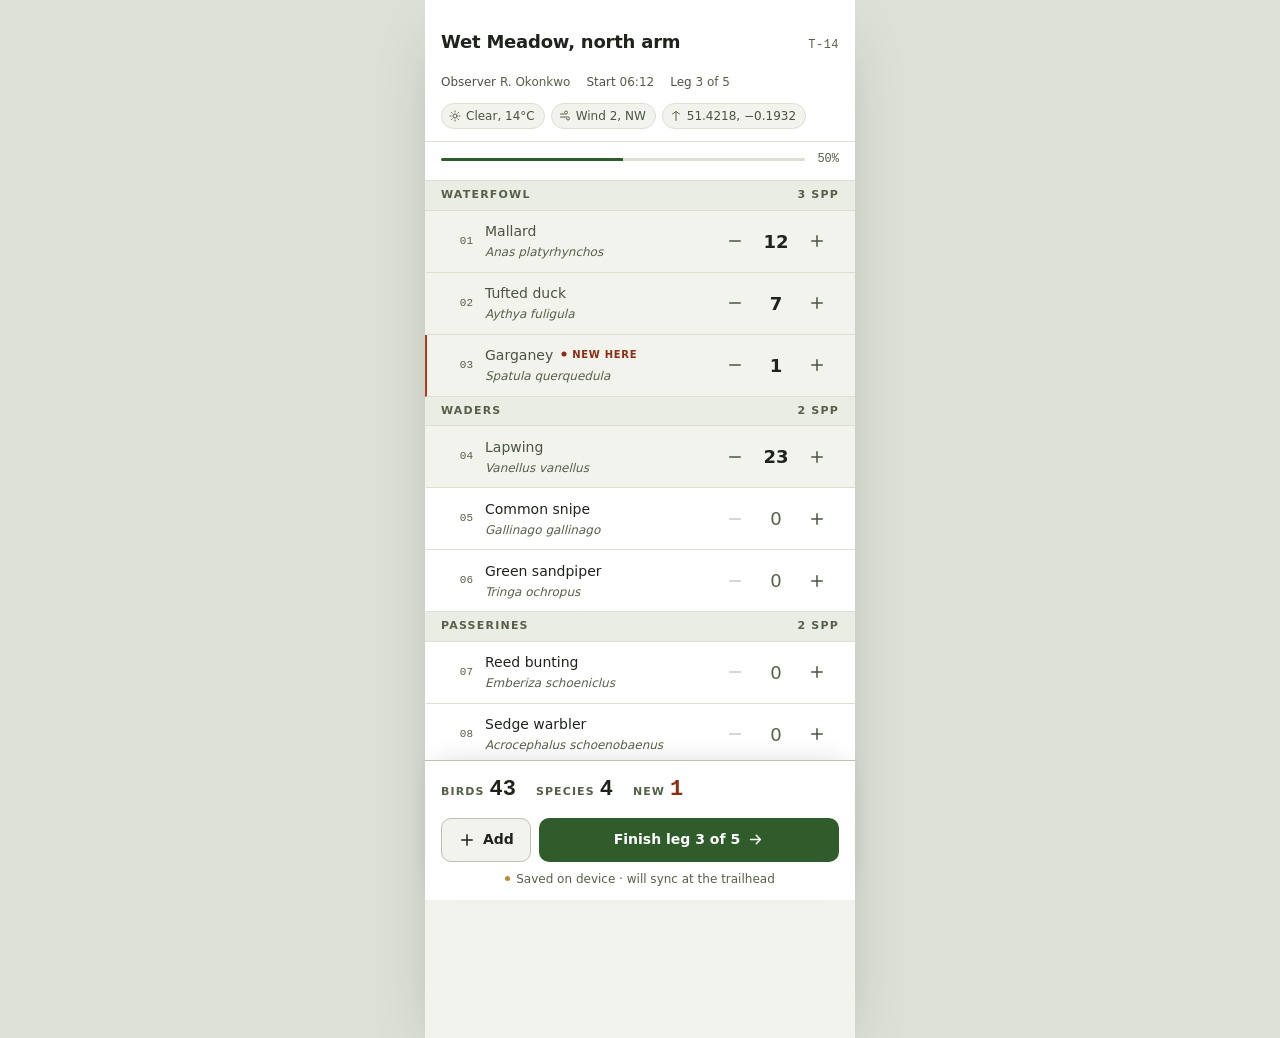
<file: design-app-samples/02-tally-field-survey/index.html>
<!DOCTYPE html>
<html lang="en">
<head>
<meta charset="utf-8">
<meta name="viewport" content="width=device-width, initial-scale=1">
<title>Tally — Transect 14, survey in progress</title>

<!-- ==========================================================================
     DIRECTION CONTRACT

     THESIS     Let a surveyor record a full transect with one hand, in sunlight,
                without losing count, and leave a record a reviewer can trust.
                Refuses the category default: a map with pins, a card per
                sighting, and a big green "Save".

     WORLD      The naturalist's field sheet — the ruled count form a surveyor
                actually carries. Numbered rows, tally columns, a running total
                ruled off at the end, coordinates in a monospaced margin. Cool
                field-paper ground rather than white, because it is read outdoors.

     FIRST      The transect header as a form header — site, date, observer,
     VIEWPORT   conditions — then the count sheet itself, already in progress,
                with the running total pinned where the thumb rests. One data
                entry decision per screen, no scrolling to record a bird.

     FORM       Field sheet. Light ground, chosen from the use scene: outdoors,
                daylight, one hand, gloves on.
     ========================================================================== -->

<style>
:root {
  /* Field paper — cooler and flatter than white, legible in glare. */
  --paper:   #F2F3ED;
  --sheet:   #FFFFFF;
  --rule:    #DCE0D4;
  --rule-2:  #B9C2B0;

  --ink:     #1E241C;
  --ink-2:   #4A5344;
  --ink-3:   #556049;   /* verified >=4.5:1 on sheet, paper and group-head */

  --signal:  #B23A18;   /* earned: a species new to this transect */
  --signal-ink: #8F2D12;
  --ok:      #2F5C2A;
  --ok-soft: #E4EEDF;

  --font: "Inter", -apple-system, BlinkMacSystemFont, "Segoe UI", system-ui, sans-serif;
  --font-mono: ui-monospace, "SF Mono", Menlo, monospace;

  --fs-2xs: 0.6875rem; --fs-xs: 0.75rem; --fs-sm: 0.8125rem;
  --fs-base: 0.875rem; --fs-md: 1rem; --fs-lg: 1.125rem;
  --fs-xl: 1.375rem; --fs-2xl: 1.75rem;

  --s1: 4px; --s2: 8px; --s3: 12px; --s4: 16px; --s5: 20px; --s6: 24px; --s7: 32px;

  --r-sm: 6px; --r: 10px; --r-lg: 14px;

  --e1: 0 1px 2px rgba(30,36,28,.06), 0 0 0 1px rgba(30,36,28,.05);
  --e2: 0 10px 24px -12px rgba(30,36,28,.24), 0 2px 4px rgba(30,36,28,.05);
  --e-up: 0 -8px 24px -12px rgba(30,36,28,.20);

  --ease: cubic-bezier(.22,.68,.35,1);
  --dur-2: 220ms; --dur-3: 360ms;

  /* The thumb rest: 44px minimum, comfortably spaced. */
  --tap: 44px;
}

*, *::before, *::after { box-sizing: border-box; }
html { -webkit-text-size-adjust: 100%; }
body {
  margin: 0; background: #DDE0D6; color: var(--ink);
  font-family: var(--font); font-size: var(--fs-base); line-height: 1.5;
  -webkit-font-smoothing: antialiased;
  display: flex; justify-content: center;
  min-height: 100vh; padding: 0;
}
button { font: inherit; cursor: pointer; border: none; background: none; color: inherit; }
:focus-visible { outline: 3px solid var(--ok); outline-offset: 2px; border-radius: 4px; }
::selection { background: var(--ok); color: #fff; }
.num { font-variant-numeric: tabular-nums; }
.sr-only {
  position: absolute; width: 1px; height: 1px; overflow: hidden;
  clip: rect(0 0 0 0); clip-path: inset(50%); white-space: nowrap;
}

/* The device frame is presentation only — the layout inside is the sample. */
.device {
  width: min(430px, 100vw); background: var(--paper); position: relative;
  display: flex; flex-direction: column; min-height: 100vh;
  box-shadow: 0 24px 60px -24px rgba(30,36,28,.35);
}

/* ------------------------------------------------------------- form head -- */
.sheet-head {
  background: var(--sheet); border-bottom: 1px solid var(--rule);
  padding: var(--s4) var(--s4) var(--s3); position: sticky; top: 0; z-index: 20;
  padding-top: max(var(--s4), env(safe-area-inset-top));
}
.head-row { display: flex; align-items: baseline; gap: var(--s3); }
.site { font-size: var(--fs-lg); font-weight: 600; letter-spacing: -.012em; }
.transect {
  font-family: var(--font-mono); font-size: var(--fs-xs); color: var(--ink-3);
  margin-left: auto; letter-spacing: .04em;
}
.meta {
  display: flex; gap: var(--s4); margin-top: 6px; flex-wrap: wrap;
  font-size: var(--fs-xs); color: var(--ink-3);
}
.meta b { color: var(--ink-2); font-weight: 500; }
.conditions { display: flex; gap: 6px; margin-top: var(--s3); flex-wrap: wrap; }
.cond {
  display: inline-flex; align-items: center; gap: 5px;
  background: var(--paper); border: 1px solid var(--rule);
  border-radius: 999px; padding: 3px 9px 3px 7px;
  font-size: var(--fs-xs); color: var(--ink-2); font-weight: 500;
}
.cond svg { color: var(--ink-3); }

/* ------------------------------------------------------------- progress --- */
.progress {
  display: flex; align-items: center; gap: var(--s3);
  padding: var(--s2) var(--s4) var(--s3);
  border-bottom: 1px solid var(--rule); background: var(--sheet);
}
.track { flex: 1; height: 3px; background: var(--rule); border-radius: 2px; overflow: hidden; }
.track i { display: block; height: 100%; background: var(--ok); transform-origin: left center; }
.progress-txt { font-size: var(--fs-xs); color: var(--ink-3); font-family: var(--font-mono); }

/* --------------------------------------------------------------- the list -- */
.list { flex: 1; overflow-y: auto; padding-bottom: 132px; }
.group-head {
  position: sticky; top: 0; z-index: 10;
  background: var(--paper-2, #EAEDE4);
  padding: 6px var(--s4); border-bottom: 1px solid var(--rule);
  font-size: var(--fs-2xs); text-transform: uppercase; letter-spacing: .11em;
  font-weight: 700; color: var(--ink-3);
  display: flex; justify-content: space-between;
}
.row {
  display: grid; grid-template-columns: 30px minmax(0, 1fr) auto;
  align-items: center; gap: var(--s3);
  padding: var(--s2) var(--s4);
  background: var(--sheet); border-bottom: 1px solid var(--rule);
  min-height: 62px;
}
/* The ring is always present so a flagged row never shifts the list. */
.row { border-left: 2px solid transparent; }
.row.is-new { border-left-color: var(--signal); background: #FDF6F3; }
.row.is-done { background: var(--paper); }

.idx {
  font-family: var(--font-mono); font-size: var(--fs-2xs); color: var(--ink-3);
  text-align: right;
}
.name { font-size: var(--fs-base); font-weight: 500; color: var(--ink); line-height: 1.3; }
.sci { font-size: var(--fs-xs); color: var(--ink-3); font-style: italic; margin-top: 1px; }
.row.is-done .name { color: var(--ink-2); }
.flag {
  display: inline-flex; align-items: center; gap: 3px; margin-left: 6px;
  font-family: var(--font); font-size: 10px; font-weight: 700;
  text-transform: uppercase; letter-spacing: .07em;
  color: var(--signal-ink); vertical-align: 1px;
}

/* The tally: a stepper, because a count is an increment, not a text field. */
.tally { display: flex; align-items: center; gap: 2px; }
.step {
  width: var(--tap); height: var(--tap);
  display: grid; place-items: center; border-radius: var(--r-sm);
  color: var(--ink-2); transition: background var(--dur-2) var(--ease);
}
.step:hover { background: var(--paper); }
.step:active { background: var(--rule); }
.step[disabled] { opacity: .3; cursor: not-allowed; }
.count {
  min-width: 34px; text-align: center; font-size: var(--fs-lg); font-weight: 600;
  font-variant-numeric: tabular-nums; color: var(--ink);
}
.count.zero { color: var(--ink-3); font-weight: 500; }

/* --------------------------------------------------------------- the bar -- */
.record {
  position: sticky; bottom: 0; z-index: 30;
  background: var(--sheet); border-top: 1px solid var(--rule-2);
  padding: var(--s3) var(--s4) max(var(--s3), env(safe-area-inset-bottom));
  box-shadow: var(--e-up);
}
.totals { display: flex; gap: var(--s5); align-items: baseline; margin-bottom: var(--s3); }
.total { display: flex; align-items: baseline; gap: 5px; }
.total-k { font-size: var(--fs-2xs); text-transform: uppercase; letter-spacing: .1em; font-weight: 700; color: var(--ink-3); }
.total-v { font-family: var(--font-mono); font-size: var(--fs-xl); font-weight: 600; color: var(--ink); }
.total-v.new { color: var(--signal-ink); }

.actions { display: flex; gap: var(--s2); }
.btn {
  flex: 1; min-height: var(--tap); border-radius: var(--r);
  display: inline-flex; align-items: center; justify-content: center; gap: 7px;
  font-size: var(--fs-base); font-weight: 600;
  transition: background var(--dur-2) var(--ease), border-color var(--dur-2) var(--ease);
}
.btn.ghost { background: var(--paper); color: var(--ink); border: 1px solid var(--rule-2); flex: 0 0 auto; padding: 0 var(--s4); }
.btn.ghost:hover { background: var(--rule); }
.btn.primary { background: var(--ok); color: #fff; }
.btn.primary:hover { background: #26491F; }

/* --------------------------------------------------------------- offline -- */
.sync {
  display: flex; align-items: center; gap: 6px;
  font-size: var(--fs-xs); color: var(--ink-3); margin-top: var(--s2); justify-content: center;
}
.sync .dot { width: 5px; height: 5px; border-radius: 50%; background: #C08A2E; flex: 0 0 5px; }

@media print {
  body { background: #fff; }
  .device { box-shadow: none; width: 100%; }
  .record, .progress { display: none; }
}
</style>
</head>
<body>

<div class="device">
  <div class="list" id="list">

    <!-- ------------------------------------------------------ form header -- -->
    <header class="sheet-head">
      <div class="head-row">
        <h1 class="site">Wet Meadow, north arm</h1>
        <span class="transect">T-14</span>
      </div>
      <div class="meta">
        <span><b>Observer</b> R. Okonkwo</span>
        <span><b>Start</b> 06:12</span>
        <span><b>Leg</b> 3 of 5</span>
      </div>
      <div class="conditions">
        <span class="cond">
          <svg width="12" height="12" viewBox="0 0 24 24" fill="none" stroke="currentColor" stroke-width="2" stroke-linecap="round" aria-hidden="true"><circle cx="12" cy="12" r="4"/><path d="M12 2v2M12 20v2M2 12h2M20 12h2M5 5l1.5 1.5M17.5 17.5L19 19M19 5l-1.5 1.5M6.5 17.5L5 19"/></svg>
          Clear, 14°C
        </span>
        <span class="cond">
          <svg width="12" height="12" viewBox="0 0 24 24" fill="none" stroke="currentColor" stroke-width="2" stroke-linecap="round" aria-hidden="true"><path d="M3 8h11a3 3 0 1 0-3-3"/><path d="M3 14h15a3 3 0 1 1-3 3"/></svg>
          Wind 2, NW
        </span>
        <span class="cond">
          <svg width="12" height="12" viewBox="0 0 24 24" fill="none" stroke="currentColor" stroke-width="2" stroke-linecap="round" aria-hidden="true"><path d="M12 3v18M5 8l7-5 7 5"/></svg>
          <span class="num">51.4218, −0.1932</span>
        </span>
      </div>
    </header>

    <div class="progress">
      <div class="track" role="progressbar" aria-valuenow="50" aria-valuemin="0" aria-valuemax="100"
           aria-label="Transect completion"><i id="bar" style="transform:scaleX(.5)"></i></div>
      <span class="progress-txt num">50%</span>
    </div>

    <!-- --------------------------------------------------------- the sheet -- -->
    <div class="group-head"><span>Waterfowl</span><span class="num">3 spp</span></div>
    <div class="row is-done">
      <span class="idx num">01</span>
      <span><span class="name">Mallard</span><div class="sci">Anas platyrhynchos</div></span>
      <span class="tally">
        <button class="step" data-d="-1" aria-label="Decrease Mallard count"><svg width="18" height="18" viewBox="0 0 24 24" fill="none" stroke="currentColor" stroke-width="2" stroke-linecap="round" aria-hidden="true"><path d="M5 12h14"/></svg></button>
        <span class="count num" data-count>12</span>
        <button class="step" data-d="1" aria-label="Increase Mallard count"><svg width="18" height="18" viewBox="0 0 24 24" fill="none" stroke="currentColor" stroke-width="2" stroke-linecap="round" aria-hidden="true"><path d="M12 5v14M5 12h14"/></svg></button>
      </span>
    </div>
    <div class="row is-done">
      <span class="idx num">02</span>
      <span><span class="name">Tufted duck</span><div class="sci">Aythya fuligula</div></span>
      <span class="tally">
        <button class="step" data-d="-1" aria-label="Decrease Tufted duck count"><svg width="18" height="18" viewBox="0 0 24 24" fill="none" stroke="currentColor" stroke-width="2" stroke-linecap="round" aria-hidden="true"><path d="M5 12h14"/></svg></button>
        <span class="count num" data-count>7</span>
        <button class="step" data-d="1" aria-label="Increase Tufted duck count"><svg width="18" height="18" viewBox="0 0 24 24" fill="none" stroke="currentColor" stroke-width="2" stroke-linecap="round" aria-hidden="true"><path d="M12 5v14M5 12h14"/></svg></button>
      </span>
    </div>
    <div class="row is-new">
      <span class="idx num">03</span>
      <span>
        <span class="name">Garganey<span class="flag">
          <svg width="10" height="10" viewBox="0 0 24 24" fill="currentColor" aria-hidden="true"><circle cx="12" cy="12" r="6"/></svg>
          New here</span>
        </span>
        <div class="sci">Spatula querquedula</div>
      </span>
      <span class="tally">
        <button class="step" data-d="-1" aria-label="Decrease Garganey count"><svg width="18" height="18" viewBox="0 0 24 24" fill="none" stroke="currentColor" stroke-width="2" stroke-linecap="round" aria-hidden="true"><path d="M5 12h14"/></svg></button>
        <span class="count num" data-count>1</span>
        <button class="step" data-d="1" aria-label="Increase Garganey count"><svg width="18" height="18" viewBox="0 0 24 24" fill="none" stroke="currentColor" stroke-width="2" stroke-linecap="round" aria-hidden="true"><path d="M12 5v14M5 12h14"/></svg></button>
      </span>
    </div>

    <div class="group-head"><span>Waders</span><span class="num">2 spp</span></div>
    <div class="row is-done">
      <span class="idx num">04</span>
      <span><span class="name">Lapwing</span><div class="sci">Vanellus vanellus</div></span>
      <span class="tally">
        <button class="step" data-d="-1" aria-label="Decrease Lapwing count"><svg width="18" height="18" viewBox="0 0 24 24" fill="none" stroke="currentColor" stroke-width="2" stroke-linecap="round" aria-hidden="true"><path d="M5 12h14"/></svg></button>
        <span class="count num" data-count>23</span>
        <button class="step" data-d="1" aria-label="Increase Lapwing count"><svg width="18" height="18" viewBox="0 0 24 24" fill="none" stroke="currentColor" stroke-width="2" stroke-linecap="round" aria-hidden="true"><path d="M12 5v14M5 12h14"/></svg></button>
      </span>
    </div>
    <div class="row">
      <span class="idx num">05</span>
      <span><span class="name">Common snipe</span><div class="sci">Gallinago gallinago</div></span>
      <span class="tally">
        <button class="step" data-d="-1" aria-label="Decrease Common snipe count" disabled><svg width="18" height="18" viewBox="0 0 24 24" fill="none" stroke="currentColor" stroke-width="2" stroke-linecap="round" aria-hidden="true"><path d="M5 12h14"/></svg></button>
        <span class="count num zero" data-count>0</span>
        <button class="step" data-d="1" aria-label="Increase Common snipe count"><svg width="18" height="18" viewBox="0 0 24 24" fill="none" stroke="currentColor" stroke-width="2" stroke-linecap="round" aria-hidden="true"><path d="M12 5v14M5 12h14"/></svg></button>
      </span>
    </div>
    <div class="row">
      <span class="idx num">06</span>
      <span><span class="name">Green sandpiper</span><div class="sci">Tringa ochropus</div></span>
      <span class="tally">
        <button class="step" data-d="-1" aria-label="Decrease Green sandpiper count" disabled><svg width="18" height="18" viewBox="0 0 24 24" fill="none" stroke="currentColor" stroke-width="2" stroke-linecap="round" aria-hidden="true"><path d="M5 12h14"/></svg></button>
        <span class="count num zero" data-count>0</span>
        <button class="step" data-d="1" aria-label="Increase Green sandpiper count"><svg width="18" height="18" viewBox="0 0 24 24" fill="none" stroke="currentColor" stroke-width="2" stroke-linecap="round" aria-hidden="true"><path d="M12 5v14M5 12h14"/></svg></button>
      </span>
    </div>

    <div class="group-head"><span>Passerines</span><span class="num">2 spp</span></div>
    <div class="row">
      <span class="idx num">07</span>
      <span><span class="name">Reed bunting</span><div class="sci">Emberiza schoeniclus</div></span>
      <span class="tally">
        <button class="step" data-d="-1" aria-label="Decrease Reed bunting count" disabled><svg width="18" height="18" viewBox="0 0 24 24" fill="none" stroke="currentColor" stroke-width="2" stroke-linecap="round" aria-hidden="true"><path d="M5 12h14"/></svg></button>
        <span class="count num zero" data-count>0</span>
        <button class="step" data-d="1" aria-label="Increase Reed bunting count"><svg width="18" height="18" viewBox="0 0 24 24" fill="none" stroke="currentColor" stroke-width="2" stroke-linecap="round" aria-hidden="true"><path d="M12 5v14M5 12h14"/></svg></button>
      </span>
    </div>
    <div class="row">
      <span class="idx num">08</span>
      <span><span class="name">Sedge warbler</span><div class="sci">Acrocephalus schoenobaenus</div></span>
      <span class="tally">
        <button class="step" data-d="-1" aria-label="Decrease Sedge warbler count" disabled><svg width="18" height="18" viewBox="0 0 24 24" fill="none" stroke="currentColor" stroke-width="2" stroke-linecap="round" aria-hidden="true"><path d="M5 12h14"/></svg></button>
        <span class="count num zero" data-count>0</span>
        <button class="step" data-d="1" aria-label="Increase Sedge warbler count"><svg width="18" height="18" viewBox="0 0 24 24" fill="none" stroke="currentColor" stroke-width="2" stroke-linecap="round" aria-hidden="true"><path d="M12 5v14M5 12h14"/></svg></button>
      </span>
    </div>
  </div>

  <!-- -------------------------------------------------- the running total -- -->
  <div class="record">
    <div class="totals">
      <span class="total"><span class="total-k">Birds</span><span class="total-v num" id="t-birds">43</span></span>
      <span class="total"><span class="total-k">Species</span><span class="total-v num" id="t-spp">3</span></span>
      <span class="total"><span class="total-k">New</span><span class="total-v new num" id="t-new">1</span></span>
    </div>
    <div class="actions">
      <button class="btn ghost" aria-label="Add a species not on this sheet">
        <svg width="18" height="18" viewBox="0 0 24 24" fill="none" stroke="currentColor" stroke-width="2" stroke-linecap="round" aria-hidden="true"><path d="M12 5v14M5 12h14"/></svg>
        Add
      </button>
      <button class="btn primary">
        Finish leg 3 of 5
        <svg width="17" height="17" viewBox="0 0 24 24" fill="none" stroke="currentColor" stroke-width="2" stroke-linecap="round" stroke-linejoin="round" aria-hidden="true"><path d="M5 12h13"/><path d="M13 6l6 6-6 6"/></svg>
      </button>
    </div>
    <div class="sync"><span class="dot"></span> Saved on device · will sync at the trailhead</div>
  </div>
</div>

<script>
/* The tally is the whole interaction, so it is real. Each stepper updates its
   count, the row's state, the disabled state of its own minus, and the running
   totals — one source of truth, no duplicated arithmetic. */
(function () {
  var rows = Array.prototype.slice.call(document.querySelectorAll('.row'));
  var bar = document.getElementById('bar');

  function refresh() {
    var birds = 0, spp = 0, fresh = 0;
    rows.forEach(function (row) {
      var n = Number(row.querySelector('[data-count]').textContent) || 0;
      var minus = row.querySelector('.step[data-d="-1"]');
      var span = row.querySelector('[data-count]');
      minus.disabled = n === 0;
      span.classList.toggle('zero', n === 0);
      row.classList.toggle('is-done', n > 0);
      birds += n;
      if (n > 0) spp++;
      if (n > 0 && row.classList.contains('is-new')) fresh++;
    });
    document.getElementById('t-birds').textContent = birds;
    document.getElementById('t-spp').textContent = spp;
    document.getElementById('t-new').textContent = fresh;
    /* Completion is the share of the eight sheet lines that carry a count. */
    var pct = Math.round((spp / rows.length) * 100);
    bar.style.transform = 'scaleX(' + (pct / 100) + ')';
    var track = bar.parentElement;
    track.setAttribute('aria-valuenow', String(pct));
    track.parentElement.querySelector('.progress-txt').textContent = pct + '%';
  }

  document.addEventListener('click', function (e) {
    var btn = e.target.closest ? e.target.closest('.step') : null;
    if (!btn || btn.disabled) return;
    var row = btn.closest('.row');
    var span = row.querySelector('[data-count]');
    var next = Math.max(0, (Number(span.textContent) || 0) + Number(btn.getAttribute('data-d')));
    span.textContent = next;
    refresh();
  });

  refresh();
})();
</script>
</body>
</html>
</file>
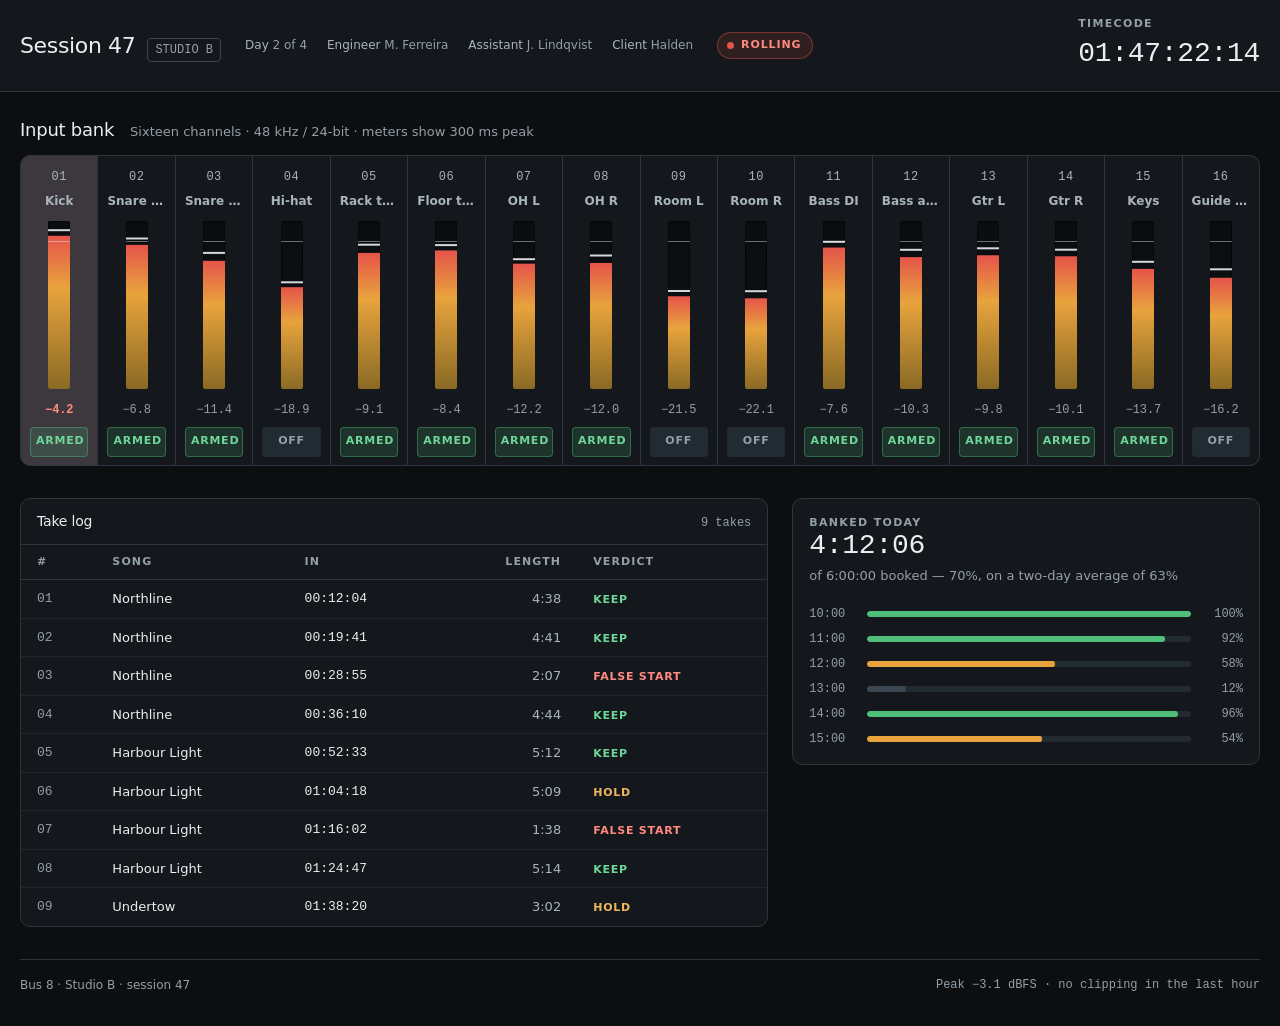
<file: design-app-samples/03-bus8-session/index.html>
<!DOCTYPE html>
<html lang="en">
<head>
<meta charset="utf-8">
<meta name="viewport" content="width=device-width, initial-scale=1">
<title>Bus 8 — Session 47, tracking day 2</title>

<!-- ==========================================================================
     DIRECTION CONTRACT

     THESIS     Let a tracking engineer see, at a glance and from across the
                room, which of sixteen inputs is armed, which is clipping, and
                how much of the day is banked. Refuses the category default: a
                row of KPI tiles above a line chart of "session progress".

     WORLD      The console itself — the one surface this person stares at for
                twelve hours. Vertical channel strips, meters that read bottom-up,
                a peak-hold that decays, a take log ruled like a tape box. Dark,
                because a control room is dark and a bright screen at 1am is
                unusable. Amber is the meter, red is clipping, green is armed:
                all three earned, none decorative.

     FIRST      The session header as a tape box spine — room, date, timecode,
     VIEWPORT   engineer — then sixteen channel strips with live meters. The
                thing the engineer reads is the tallest thing on screen, and the
                take log is deliberately below the fold.

     FORM       Console surface. Dark chosen from the use scene: night session,
                dim room, eyes adapted, screen is the brightest object present.
     ========================================================================== -->

<style>
:root {
  /* Dark ground, tuned warm-neutral so amber meters read as light rather than
     as an alarm. Pure black would crush the shadows of the strips. */
  --room:      #0C0E10;
  --strip:     #14181C;
  --strip-2:   #1A2026;
  --strip-3:   #232B32;
  --edge:      #2C353D;
  --edge-2:    #3B4650;

  --ink:       #E9EEF2;
  --ink-2:     #A8B4BD;
  --ink-3:     #939FA9;   /* verified >=4.5:1 on strip and strip-3 */

  /* Earned colours. Each has an ink variant for text and a fill variant for
     marks, because the two jobs need different weights against this ground. */
  --meter:     #E8A33D;   /* amber — signal present, the level scale */
  --meter-ink: #F0B65E;   /* amber as text: 9.4:1 on the strip */
  --clip:      #E5544A;   /* red — clipping, and only clipping */
  --clip-ink:  #FF8A80;   /* red as text: 6.9:1 on the strip */
  --arm:       #4FBF7A;   /* green — armed and ready */
  --arm-ink:   #6FD699;   /* green as text: 8.4:1 on the strip */

  --font: "Inter", -apple-system, BlinkMacSystemFont, "Segoe UI", system-ui, sans-serif;
  --font-mono: ui-monospace, "SF Mono", Menlo, monospace;

  --fs-2xs: 0.6875rem; --fs-xs: 0.75rem; --fs-sm: 0.8125rem;
  --fs-base: 0.875rem; --fs-md: 1rem; --fs-lg: 1.125rem;
  --fs-xl: 1.375rem; --fs-2xl: 1.75rem;

  --s1: 4px; --s2: 8px; --s3: 12px; --s4: 16px; --s5: 20px; --s6: 24px; --s7: 32px;

  --r-sm: 4px; --r: 6px; --r-lg: 10px;

  --e1: 0 1px 0 rgba(255,255,255,.03), 0 0 0 1px rgba(0,0,0,.4);
  --e2: 0 18px 40px -20px rgba(0,0,0,.8), 0 0 0 1px rgba(0,0,0,.5);

  --ease: cubic-bezier(.22,.68,.35,1);
  --dur-2: 220ms; --dur-3: 360ms; --dur-4: 600ms;
}

*, *::before, *::after { box-sizing: border-box; }
html { -webkit-text-size-adjust: 100%; color-scheme: dark; }
body {
  margin: 0; background: var(--room); color: var(--ink);
  font-family: var(--font); font-size: var(--fs-base); line-height: 1.5;
  -webkit-font-smoothing: antialiased;
}
h1, h2, h3 { margin: 0; font-weight: 500; letter-spacing: -.014em; }
p { margin: 0; }
button { font: inherit; cursor: pointer; border: none; background: none; color: inherit; }
:focus-visible { outline: 3px solid var(--meter-ink); outline-offset: 2px; border-radius: 3px; }
::selection { background: var(--meter); color: #14181C; }
.num, .mono { font-variant-numeric: tabular-nums; }
.mono { font-family: var(--font-mono); }
.sr-only { position: absolute; width: 1px; height: 1px; overflow: hidden; clip: rect(0 0 0 0); clip-path: inset(50%); }

.shell { width: min(1560px, 100% - 40px); margin-inline: auto; }

/* ------------------------------------------------------------ tape spine -- */
.spine {
  border-bottom: 1px solid var(--edge);
  background: var(--strip); position: sticky; top: 0; z-index: 40;
}
.spine-in {
  display: flex; align-items: center; gap: var(--s6);
  padding: var(--s4) 0; flex-wrap: wrap;
}
.room { display: flex; align-items: baseline; gap: var(--s3); }
h1 { font-size: var(--fs-xl); letter-spacing: -.016em; }
.room-no {
  font-family: var(--font-mono); font-size: var(--fs-xs); color: var(--ink-3);
  border: 1px solid var(--edge-2); border-radius: var(--r-sm); padding: 2px 7px;
}

/* The clock is the loudest figure in the header, because it is the one thing
   read from the live room through a glass door. */
.clock { margin-left: auto; display: flex; align-items: baseline; gap: var(--s4); }
.tc {
  font-family: var(--font-mono); font-size: var(--fs-2xl); font-weight: 500;
  letter-spacing: -.01em; color: var(--ink);
}
.tc-label { font-size: var(--fs-2xs); text-transform: uppercase; letter-spacing: .12em; color: var(--ink-3); font-weight: 700; }
.spine-meta { display: flex; gap: var(--s5); font-size: var(--fs-xs); color: var(--ink-3); flex-wrap: wrap; }
.spine-meta b { color: var(--ink-2); font-weight: 500; }

.rec {
  display: inline-flex; align-items: center; gap: 7px;
  background: rgba(229,84,74,.13); border: 1px solid rgba(229,84,74,.42);
  border-radius: 999px; padding: 4px 11px 4px 9px;
  font-size: var(--fs-2xs); font-weight: 700; letter-spacing: .08em;
  text-transform: uppercase; color: var(--clip-ink);
}
.rec i {
  width: 7px; height: 7px; border-radius: 50%; background: var(--clip);
  animation: pulse 2s var(--ease) infinite;
}
@keyframes pulse { 0%, 100% { opacity: 1; } 50% { opacity: .35; } }
@media (prefers-reduced-motion: reduce) { .rec i { animation: none; } }

/* ---------------------------------------------------------- channel bank -- */
.bank-head {
  display: flex; align-items: baseline; gap: var(--s4); margin: var(--s6) 0 var(--s3);
}
h2 { font-size: var(--fs-lg); }
.bank-note { font-size: var(--fs-sm); color: var(--ink-3); }

.bank {
  display: grid; grid-template-columns: repeat(16, minmax(0, 1fr));
  gap: 1px; background: var(--edge);
  border: 1px solid var(--edge); border-radius: var(--r-lg); overflow: hidden;
}

.strip {
  background: var(--strip); padding: var(--s3) 9px var(--s2);
  display: flex; flex-direction: column; align-items: center; gap: var(--s2);
  min-width: 0; position: relative;
  transition: background var(--dur-2) var(--ease);
}
.strip:hover { background: var(--strip-2); }
.strip.is-clip { background: rgba(229,84,74,.09); }

.ch {
  font-family: var(--font-mono); font-size: var(--fs-xs); color: var(--ink-2);
  letter-spacing: .04em;
}
.src {
  font-size: var(--fs-xs); font-weight: 600; color: var(--ink-2);
  text-align: center; line-height: 1.25;
  white-space: nowrap; overflow: hidden; text-overflow: ellipsis; max-width: 100%;
}

/* The meter. It reads bottom-up, which is the only orientation a console has. */
.meter {
  width: 22px; height: 168px; border-radius: 2px; position: relative;
  background: linear-gradient(180deg, #0A0C0E 0%, #101418 100%);
  box-shadow: inset 0 0 0 1px rgba(0,0,0,.6);
  overflow: hidden; margin: var(--s1) 0;
}
.meter .fill {
  position: absolute; left: 0; right: 0; top: 0; bottom: 0;
  background: linear-gradient(180deg, var(--clip) 0%, var(--meter) 34%, #8A6A24 100%);
  transform-origin: bottom center;
  transition: transform var(--dur-3) var(--ease);
}
/* Peak hold: a hairline that decays. It is the reason an engineer can look away
   and still know what happened. */
.meter .peak {
  position: absolute; left: 0; right: 0; bottom: 0; height: 2px;
  background: var(--ink);
  transition: transform var(--dur-4) var(--ease);
  opacity: .9;
}
/* The -6 dB reference line: where the engineer aims for. */
.meter .ref {
  position: absolute; left: 0; right: 0; height: 1px; z-index: 2;
  background: rgba(233,238,242,.42);
}

.db {
  font-family: var(--font-mono); font-size: var(--fs-xs); color: var(--ink-3);
  letter-spacing: -.01em;
}
.db.hot { color: var(--clip-ink); font-weight: 600; }

.arm {
  width: 100%; min-height: 30px; border-radius: var(--r-sm);
  display: grid; place-items: center;
  font-size: var(--fs-2xs); font-weight: 700; letter-spacing: .07em; text-transform: uppercase;
  background: var(--strip-3); color: var(--ink-3);
  transition: background var(--dur-2) var(--ease), color var(--dur-2) var(--ease);
}
.arm:hover { background: var(--edge-2); color: var(--ink-2); }
.arm[aria-pressed="true"] { background: rgba(79,191,122,.16); color: var(--arm-ink); box-shadow: inset 0 0 0 1px rgba(79,191,122,.4); }

/* ------------------------------------------------------------------ log --- */
.lower {
  display: grid; grid-template-columns: minmax(0, 1.6fr) minmax(0, 1fr);
  gap: var(--s6); margin: var(--s7) 0 var(--s7); align-items: start;
}
.panel { background: var(--strip); border: 1px solid var(--edge); border-radius: var(--r-lg); overflow: hidden; }
.panel-head {
  padding: var(--s3) var(--s4); border-bottom: 1px solid var(--edge);
  display: flex; align-items: baseline; gap: var(--s3);
}
.panel-head h3 { font-size: var(--fs-base); }
.panel-head .count { font-family: var(--font-mono); font-size: var(--fs-xs); color: var(--ink-3); margin-left: auto; }

.log { width: 100%; border-collapse: collapse; }
.log th, .log td { text-align: left; padding: 9px var(--s4); font-size: var(--fs-sm); }
.log th {
  font-size: var(--fs-2xs); text-transform: uppercase; letter-spacing: .1em;
  font-weight: 700; color: var(--ink-3); border-bottom: 1px solid var(--edge);
}
.log td { border-bottom: 1px solid rgba(44,53,61,.5); color: var(--ink-2); }
.log tr:last-child td { border-bottom: none; }
.log tbody tr { transition: background var(--dur-2) var(--ease); }
.log tbody tr:hover { background: var(--strip-2); }
.log .n { font-family: var(--font-mono); color: var(--ink-3); font-variant-numeric: tabular-nums; }
.log .take { font-family: var(--font-mono); color: var(--ink); font-variant-numeric: tabular-nums; }
.log .song { color: var(--ink); font-weight: 500; }
.log td.r { text-align: right; font-variant-numeric: tabular-nums; }

.verdict {
  display: inline-flex; align-items: center; gap: 5px;
  font-size: var(--fs-2xs); font-weight: 700; text-transform: uppercase; letter-spacing: .07em;
}
.verdict.keep { color: var(--arm-ink); }
.verdict.hold { color: var(--meter-ink); }
.verdict.bad  { color: var(--clip-ink); }

/* ----------------------------------------------------------------- day ---- */
.banked { padding: var(--s4); }
.big {
  font-family: var(--font-mono); font-size: var(--fs-2xl); font-weight: 500;
  color: var(--ink); line-height: 1.1; letter-spacing: -.01em;
}
.big-label { font-size: var(--fs-2xs); text-transform: uppercase; letter-spacing: .12em; color: var(--ink-3); font-weight: 700; }
.big-note { font-size: var(--fs-sm); color: var(--ink-3); margin-top: var(--s1); }

.hours { margin-top: var(--s5); display: flex; flex-direction: column; gap: 7px; }
.hour { display: grid; grid-template-columns: 46px 1fr 40px; align-items: center; gap: var(--s3); }
.hour-k { font-family: var(--font-mono); font-size: var(--fs-xs); color: var(--ink-3); }
.hour-track { height: 6px; background: var(--strip-3); border-radius: 3px; overflow: hidden; }
.hour-track i { display: block; height: 100%; transform-origin: left center; border-radius: 3px; }
.hour-v { font-family: var(--font-mono); font-size: var(--fs-xs); color: var(--ink-3); text-align: right; }

.foot {
  border-top: 1px solid var(--edge); padding: var(--s4) 0 var(--s7);
  display: flex; justify-content: space-between; gap: var(--s4); flex-wrap: wrap;
  font-size: var(--fs-xs); color: var(--ink-3);
}

@media (max-width: 1200px) {
  .bank { grid-template-columns: repeat(8, minmax(0, 1fr)); }
  .lower { grid-template-columns: minmax(0, 1fr); }
}
@media (max-width: 720px) {
  .bank { grid-template-columns: repeat(4, minmax(0, 1fr)); }
  .clock { margin-left: 0; width: 100%; order: 3; }
  .tc { font-size: var(--fs-xl); }
}

@media print {
  html { color-scheme: light; }
  body { background: #fff; color: #000; }
  .spine { position: static; }
  .rec i { animation: none; }
}
</style>
</head>
<body>

<header class="spine">
  <div class="shell spine-in">
    <div class="room">
      <h1>Session 47</h1>
      <span class="room-no">STUDIO B</span>
    </div>
    <div class="spine-meta">
      <span><b>Day</b> 2 of 4</span>
      <span><b>Engineer</b> M. Ferreira</span>
      <span><b>Assistant</b> J. Lindqvist</span>
      <span><b>Client</b> Halden</span>
    </div>
    <span class="rec"><i></i> Rolling</span>
    <div class="clock">
      <div>
        <div class="tc-label">Timecode</div>
        <div class="tc num">01:47:22:14</div>
      </div>
    </div>
  </div>
</header>

<main class="shell">
  <div class="bank-head">
    <h2>Input bank</h2>
    <span class="bank-note">Sixteen channels · 48 kHz / 24-bit · meters show 300 ms peak</span>
  </div>

  <div class="bank" id="bank" role="group" aria-label="Channel strips"></div>

  <div class="lower">
    <section class="panel">
      <div class="panel-head">
        <h3>Take log</h3>
        <span class="count num" id="take-count">9 takes</span>
      </div>
      <table class="log">
        <thead>
          <tr>
            <th scope="col">#</th>
            <th scope="col">Song</th>
            <th scope="col">In</th>
            <th scope="col" style="text-align:right">Length</th>
            <th scope="col">Verdict</th>
          </tr>
        </thead>
        <tbody id="takes"></tbody>
      </table>
    </section>

    <section class="panel banked">
      <div class="big-label">Banked today</div>
      <div class="big num" id="banked">4:12:06</div>
      <div class="big-note">of 6:00:00 booked — 70%, on a two-day average of 63%</div>

      <div class="hours" id="hours"></div>
    </section>
  </div>
</main>

<footer class="shell foot">
  <span>Bus 8 · Studio B · session 47</span>
  <span class="mono">Peak −3.1 dBFS · no clipping in the last hour</span>
</footer>

<script>
/* The meters are computed from a fixed-seed level log, so the picture is stable
   between reloads and the numbers always agree with the bars. */
(function () {
  var NS = 'http://www.w3.org/2000/svg';

  function mulberry32(a) {
    return function () {
      a |= 0; a = a + 0x6D2B79F5 | 0;
      var t = Math.imul(a ^ a >>> 15, 1 | a);
      t = t + Math.imul(t ^ t >>> 7, 61 | t) ^ t;
      return ((t ^ t >>> 14) >>> 0) / 4294967296;
    };
  }
  var rnd = mulberry32(4711);

  /* Sixteen inputs, in the order they sit on the desk. */
  var CHANNELS = [
    { ch: 1,  src: 'Kick',      in: true,  level: -4.2 },
    { ch: 2,  src: 'Snare top', in: true,  level: -6.8 },
    { ch: 3,  src: 'Snare bot', in: true,  level: -11.4 },
    { ch: 4,  src: 'Hi-hat',    in: false, level: -18.9 },
    { ch: 5,  src: 'Rack tom',  in: true,  level: -9.1 },
    { ch: 6,  src: 'Floor tom', in: true,  level: -8.4 },
    { ch: 7,  src: 'OH L',      in: true,  level: -12.2 },
    { ch: 8,  src: 'OH R',      in: true,  level: -12.0 },
    { ch: 9,  src: 'Room L',    in: false, level: -21.5 },
    { ch: 10, src: 'Room R',    in: false, level: -22.1 },
    { ch: 11, src: 'Bass DI',   in: true,  level: -7.6 },
    { ch: 12, src: 'Bass amp',  in: true,  level: -10.3 },
    { ch: 13, src: 'Gtr L',     in: true,  level: -9.8 },
    { ch: 14, src: 'Gtr R',     in: true,  level: -10.1 },
    { ch: 15, src: 'Keys',      in: true,  level: -13.7 },
    { ch: 16, src: 'Guide vox', in: false, level: -16.2 }
  ];

  /* dBFS to a 0..1 bar height, over a -48..0 range. */
  function norm(db) { return Math.max(0, Math.min(1, (db + 48) / 48)); }
  function fmt(db) { return (db <= -40 ? '−∞' : (db > 0 ? '+' : '−') + Math.abs(db).toFixed(1)); }

  var bank = document.getElementById('bank');
  CHANNELS.forEach(function (c, i) {
    var hot = c.level > -6;
    var strip = document.createElement('div');
    strip.className = 'strip' + (hot ? ' is-clip' : '');
    strip.setAttribute('role', 'group');
    strip.setAttribute('aria-label', 'Channel ' + c.ch + ', ' + c.src + ', ' +
      (c.in ? 'armed' : 'not armed') + ', peak ' + Math.abs(c.level).toFixed(1) + ' dB below full scale');

    var h = norm(c.level);
    /* A peaking signal jitters; a steady one does not. Seeded, so it is stable. */
    var jitter = (rnd() - 0.5) * 0.05;
    var peakH = Math.min(1, h + Math.abs(jitter) + 0.02);

    strip.innerHTML =
      '<span class="ch num">' + String(c.ch).padStart(2, '0') + '</span>' +
      '<span class="src">' + c.src + '</span>' +
      '<div class="meter" aria-hidden="true">' +
        '<div class="ref" style="bottom:' + (norm(-6) * 100).toFixed(1) + '%"></div>' +
        '<div class="fill" style="transform:scaleY(' + h.toFixed(3) + ')"></div>' +
        '<div class="peak" style="transform:translateY(-' + (peakH * 168).toFixed(1) + 'px)"></div>' +
      '</div>' +
      '<span class="db num' + (hot ? ' hot' : '') + '">' + fmt(c.level) + '</span>' +
      '<button class="arm" type="button" aria-pressed="' + c.in + '">' + (c.in ? 'Armed' : 'Off') + '</button>';

    bank.appendChild(strip);
  });

  /* Arming is the one control on this screen, so it is real. */
  bank.addEventListener('click', function (e) {
    var b = e.target.closest ? e.target.closest('.arm') : null;
    if (!b) return;
    var on = b.getAttribute('aria-pressed') !== 'true';
    b.setAttribute('aria-pressed', String(on));
    b.textContent = on ? 'Armed' : 'Off';
  });

  /* Take log — the day's actual record. */
  var TAKES = [
    ['01', 'Northline',   '00:12:04', '4:38', 'keep'],
    ['02', 'Northline',   '00:19:41', '4:41', 'keep'],
    ['03', 'Northline',   '00:28:55', '2:07', 'bad'],
    ['04', 'Northline',   '00:36:10', '4:44', 'keep'],
    ['05', 'Harbour Light','00:52:33', '5:12', 'keep'],
    ['06', 'Harbour Light','01:04:18', '5:09', 'hold'],
    ['07', 'Harbour Light','01:16:02', '1:38', 'bad'],
    ['08', 'Harbour Light','01:24:47', '5:14', 'keep'],
    ['09', 'Undertow',    '01:38:20', '3:02', 'hold']
  ];
  var VERDICT = { keep: 'Keep', hold: 'Hold', bad: 'False start' };
  var tbody = document.getElementById('takes');
  TAKES.forEach(function (t) {
    var tr = document.createElement('tr');
    tr.innerHTML =
      '<td class="n">' + t[0] + '</td>' +
      '<td class="song">' + t[1] + '</td>' +
      '<td class="take">' + t[2] + '</td>' +
      '<td class="r">' + t[3] + '</td>' +
      '<td><span class="verdict ' + t[4] + '">' + VERDICT[t[4]] + '</span></td>';
    tbody.appendChild(tr);
  });
  document.getElementById('take-count').textContent = TAKES.length + ' takes';

  /* Hours banked, one bar per booked hour. */
  var HOURS = [
    { h: '10:00', pct: 1.00 }, { h: '11:00', pct: 0.92 }, { h: '12:00', pct: 0.58 },
    { h: '13:00', pct: 0.12 }, { h: '14:00', pct: 0.96 }, { h: '15:00', pct: 0.54 }
  ];
  var hours = document.getElementById('hours');
  HOURS.forEach(function (x) {
    var row = document.createElement('div');
    row.className = 'hour';
    var colour = x.pct > 0.85 ? 'var(--arm)' : x.pct < 0.3 ? 'var(--edge-2)' : 'var(--meter)';
    row.innerHTML =
      '<span class="hour-k">' + x.h + '</span>' +
      '<span class="hour-track"><i style="transform:scaleX(' + x.pct + ');background:' + colour + '"></i></span>' +
      '<span class="hour-v">' + Math.round(x.pct * 100) + '%</span>';
    hours.appendChild(row);
  });

  /* No entrance animation on the bank. The strips are hidden first and revealed
     from here, which means a slow script, a blocked timer or a background tab
     leaves an engineer staring at an empty console. The meters already settle
     through their own transition, and that is enough motion for this surface. */
})();
</script>
</body>
</html>
</file>
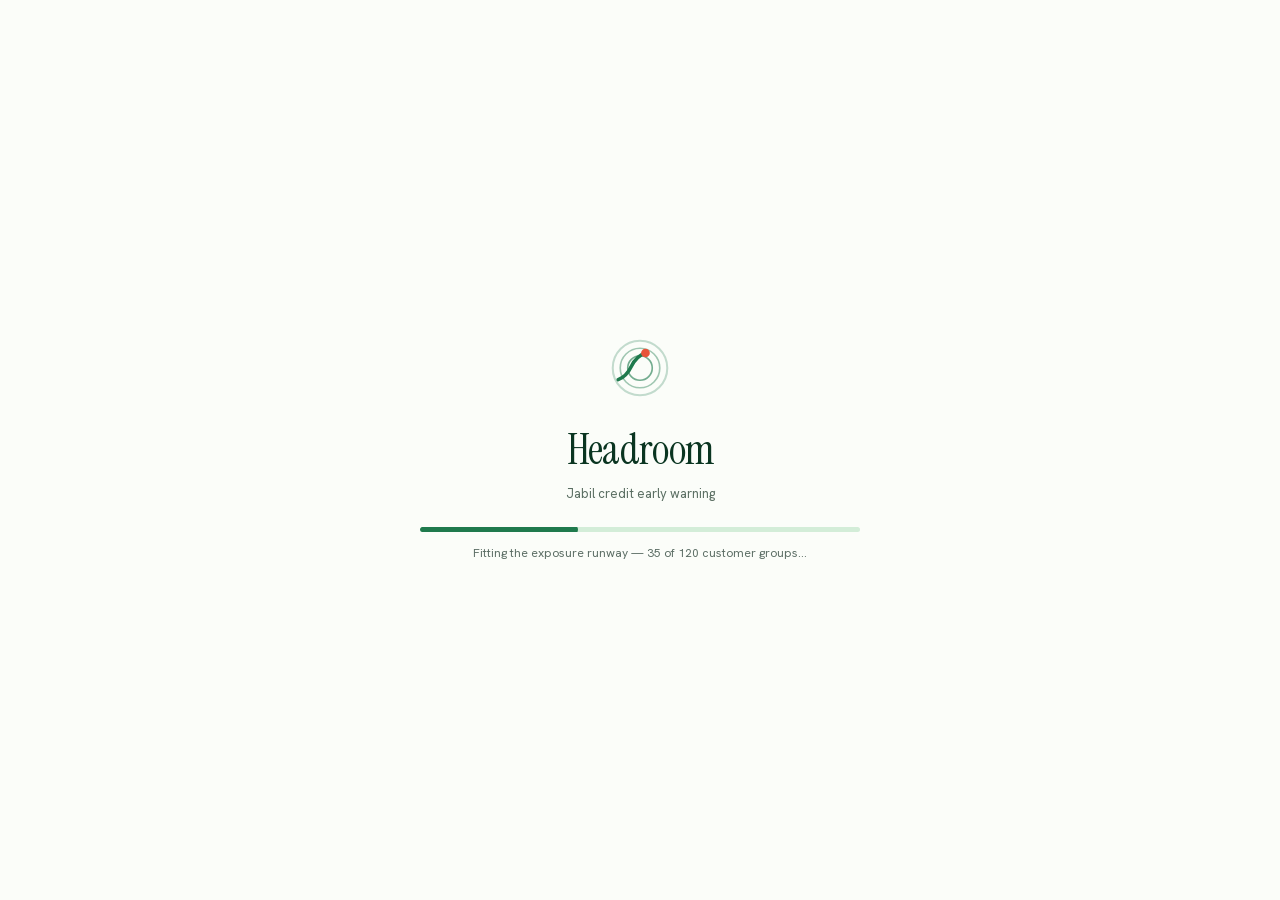
<file: headroom-app/app.html>
<!DOCTYPE html>
<html lang="en">
<head>
<meta charset="utf-8">
<meta name="viewport" content="width=device-width, initial-scale=1">
<title>Dashboard · Headroom — Jabil credit early warning</title>
<meta name="description" content="Headroom — an advanced credit management dashboard prototype for Jabil. Illustrative data only.">
<meta name="color-scheme" content="light">

<!-- Fonts are an enhancement: if there is no connection the system serif and
     sans-serif stack in app.css takes over and the layout is unchanged. -->
<link rel="stylesheet" href="css/app.css">
<link rel="icon" href="data:image/svg+xml,%3Csvg xmlns='http://www.w3.org/2000/svg' viewBox='0 0 44 44'%3E%3Ccircle cx='22' cy='22' r='20.5' fill='%231E3A2F'/%3E%3Cpath d='M13 27.5l6-7 4 3.5 8-10' stroke='%23fff' stroke-width='2.6' fill='none' stroke-linecap='round' stroke-linejoin='round'/%3E%3Ccircle cx='31' cy='14' r='3' fill='%23D98A12'/%3E%3C/svg%3E">

</head>
<body>

<!-- The whole interface is built by js/app.js. Keeping the markup empty means
     no screen can quietly depend on hand-written HTML that the router would
     then replace, and it keeps this file readable.

     This is the working dashboard. The landing page is index.html. -->
<div class="app" id="app"></div>

<noscript>
  <div style="max-width:640px;margin:60px auto;padding:24px;font:16px/1.6 system-ui,sans-serif;color:#1B2620">
    <h1 style="font-family:Georgia,serif;color:#1E3A2F">Headroom</h1>
    <p>This prototype builds every screen in the browser, so it needs JavaScript enabled.</p>
    <p style="color:#5F6B64">If you are seeing this, open the file in a browser with JavaScript on and reload.</p>
  </div>
</noscript>

<!-- Load order matters: core defines the toolkit, data the portfolio, engine the
     models, charts the drawing, ui the shared pieces, views the screens, assistant the
     question answering, app the shell that mounts them. -->
<script src="js/core.js"></script>
<script src="js/data.js"></script>
<script src="js/engine.js"></script>
<script src="js/terrain.js"></script>
<script src="js/charts.js"></script>
<script src="js/ui.js"></script>
<script src="js/views.js"></script>
<script src="js/assistant.js"></script>
<script src="js/app.js"></script>
</body>
</html>
</file>
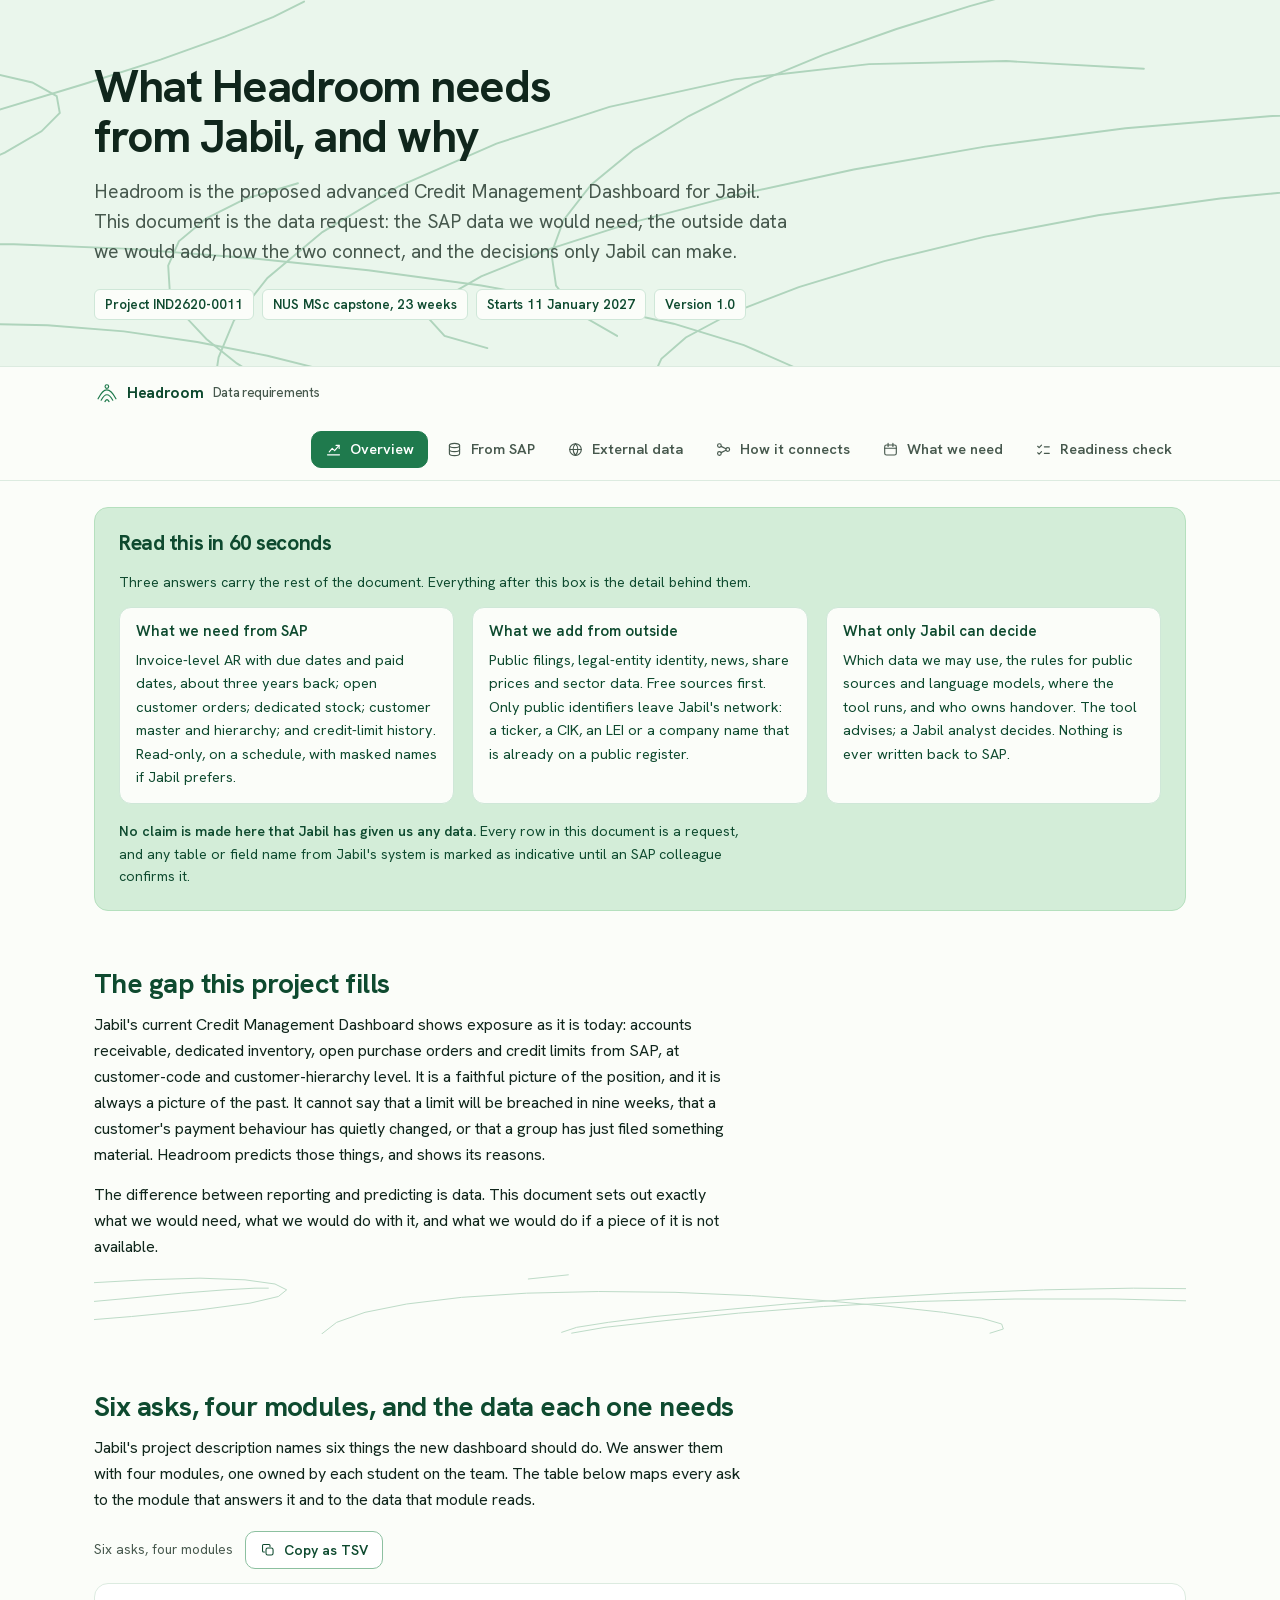
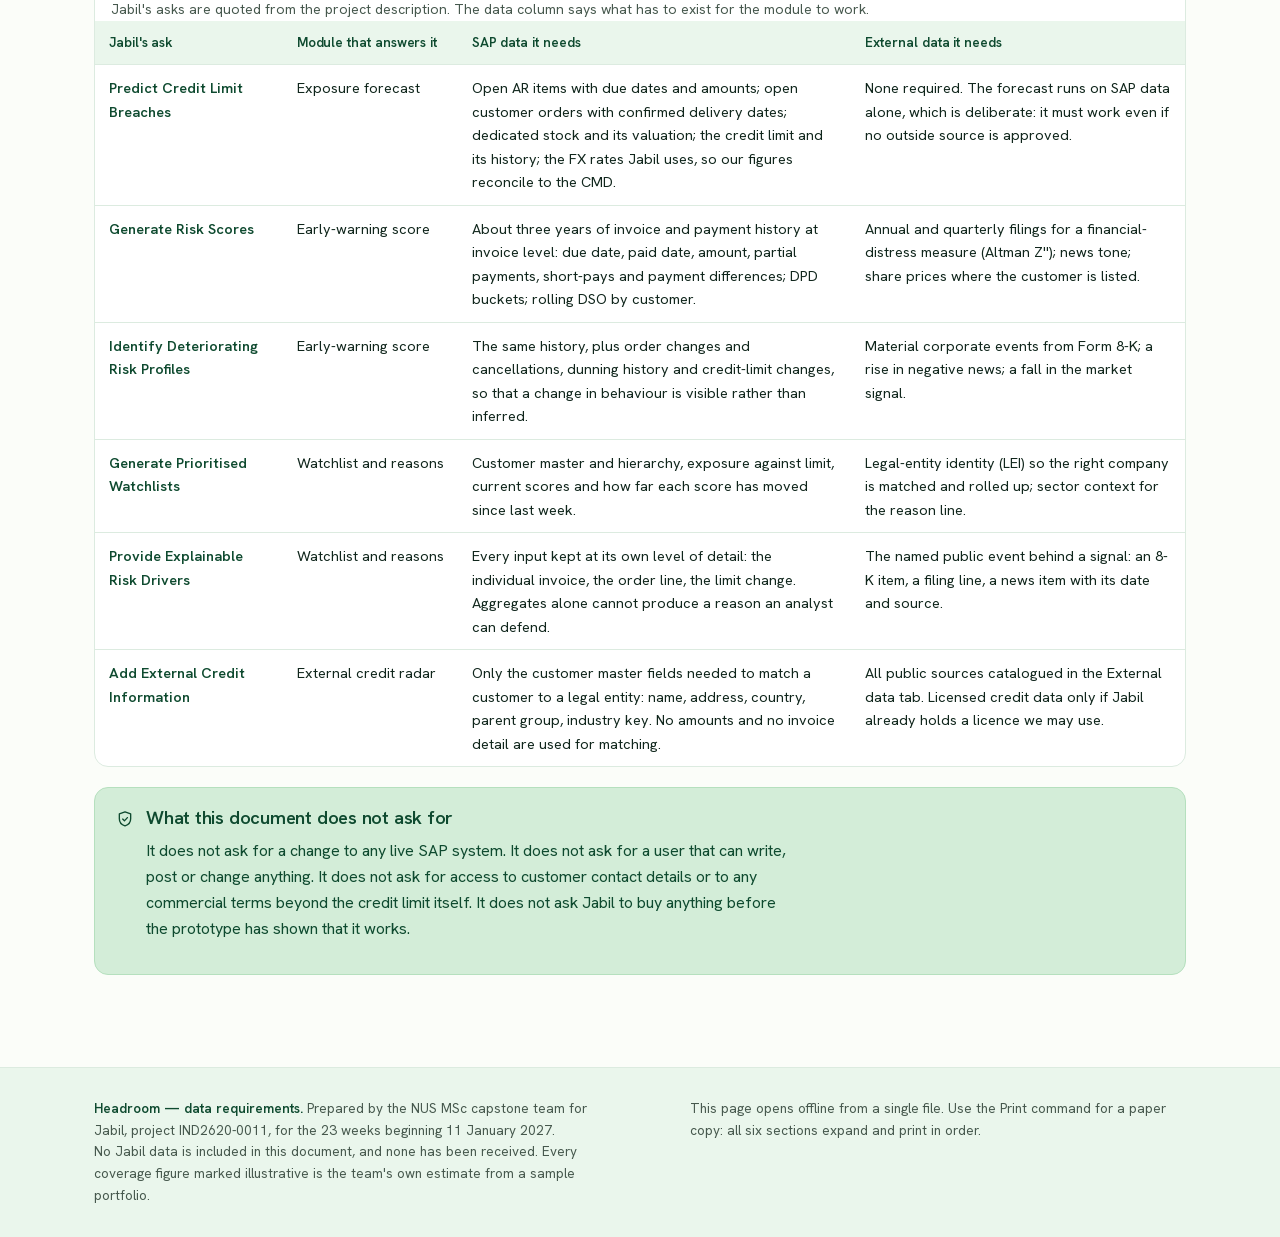
<file: headroom-app/data-requirements.html>
<!DOCTYPE html>
<html lang="en-GB">
<head>
<meta charset="utf-8">
<meta name="viewport" content="width=device-width, initial-scale=1">
<title>Headroom — data requirements for Jabil (IND2620-0011)</title>
<meta name="description" content="What data Headroom needs from Jabil, why, where it comes from, how it connects, and what Jabil must provide. NUS MSc capstone, project IND2620-0011.">
<style>
/* ==========================================================================
   Headroom — data requirements
   Standalone document. No build step, no network calls, no frameworks.
   Design world: organic topographic map. Light ground, contour geometry.
   ========================================================================== */

@font-face{font-family:"Hanken Grotesk";src:url("fonts/hanken-grotesk-400.woff2") format("woff2");font-weight:400;font-style:normal;font-display:swap}
@font-face{font-family:"Hanken Grotesk";src:url("fonts/hanken-grotesk-500.woff2") format("woff2");font-weight:500;font-style:normal;font-display:swap}
@font-face{font-family:"Hanken Grotesk";src:url("fonts/hanken-grotesk-600.woff2") format("woff2");font-weight:600;font-style:normal;font-display:swap}
@font-face{font-family:"Hanken Grotesk";src:url("fonts/hanken-grotesk-700.woff2") format("woff2");font-weight:700;font-style:normal;font-display:swap}

:root{
  --land-0:#FBFDF9;  --land-1:#EAF6EC;  --land-2:#D3EDD8;  --land-3:#B5E0BE;
  --ridge:#6FBF8B;   --forest:#1F7A4D; --forest-deep:#0E4A2F;
  --contour:#8CC0A0; --contour-soft:#CFE7D8;
  --honey:#E08A00;   --honey-soft:#FDF0D6;
  --coral:#E8543A;   --coral-soft:#FFE4DC;
  --teal:#0E9E93;    --teal-soft:#D4F1EE;
  --ink:#10261C;     --muted:#5A6E62; --line:#DCEBE0;

  /* Derived tints. Every one is a contrast-checked version of a token above,
     used where text sits on a tinted surface. */
  --muted-deep:#46584D;   /* 5.7:1 on --land-2 */
  --honey-ink:#7A4A00;    /* 6.6:1 on --honey-soft */
  --coral-ink:#9E2A15;    /* 6.2:1 on --coral-soft */
  --teal-ink:#0A5F58;     /* 6.3:1 on --teal-soft */
  --coral-deep:#B93A22;   /* 5.7:1 with white text */

  --r-card:14px; --r-inner:12px; --r-ctl:10px;
  --wrap:1160px;
  --font-ui:"Proxima Nova","Proxima Nova Alt","Hanken Grotesk",Montserrat,-apple-system,BlinkMacSystemFont,"Segoe UI",system-ui,sans-serif;
  --font-mono:"SF Mono",ui-monospace,Menlo,Consolas,"Liberation Mono",monospace;
  --shadow-soft:0 1px 2px rgba(16,38,28,.04), 0 8px 20px rgba(16,38,28,.06);
}

*,*::before,*::after{box-sizing:border-box}
html{-webkit-text-size-adjust:100%;scroll-behavior:smooth;scrollbar-color:var(--contour) var(--land-1);scrollbar-width:thin}
body{
  margin:0;background:var(--land-0);color:var(--ink);
  font-family:var(--font-ui);font-size:16px;line-height:1.62;
  -webkit-font-smoothing:antialiased;text-rendering:optimizeLegibility;
}
@media (prefers-reduced-motion:reduce){
  html{scroll-behavior:auto}
  *,*::before,*::after{animation-duration:.001ms!important;animation-iteration-count:1!important;transition-duration:.001ms!important}
}
::selection{background:var(--land-3);color:var(--forest-deep)}
:focus-visible{outline:2.5px solid var(--forest);outline-offset:2px;border-radius:6px}
::-webkit-scrollbar{width:12px;height:12px}
::-webkit-scrollbar-track{background:var(--land-1)}
::-webkit-scrollbar-thumb{background:var(--contour);border:3px solid var(--land-1);border-radius:8px}
::-webkit-scrollbar-thumb:hover{background:var(--ridge)}

[hidden]{display:none!important}
.sr-only{position:absolute;width:1px;height:1px;padding:0;margin:-1px;overflow:hidden;clip:rect(0 0 0 0);white-space:nowrap;border:0}
.sprite{position:absolute;width:0;height:0;overflow:hidden}
.wrap{max-width:var(--wrap);margin-inline:auto;padding-inline:clamp(16px,3.2vw,34px)}

/* ------------------------------------------------------------- typography */
h1,h2,h3,h4{font-family:var(--font-ui);color:var(--forest-deep);font-weight:700}
h1{font-size:clamp(30px,4.2vw,46px);line-height:1.08;letter-spacing:-0.032em;margin:0 0 16px;max-width:24ch;color:var(--ink)}
h2{font-size:clamp(21px,2.5vw,28px);line-height:1.2;letter-spacing:-0.02em;margin:56px 0 12px}
h3{font-size:18.5px;line-height:1.3;letter-spacing:-0.012em;margin:38px 0 8px;font-weight:600}
h4{font-size:16px;margin:26px 0 6px;font-weight:600;color:var(--forest-deep)}
p,li{max-width:72ch}
p{margin:0 0 14px}
ul,ol{margin:0 0 16px;padding-left:1.15em}
li{margin-bottom:7px}
li::marker{color:var(--ridge)}
strong{font-weight:600;color:var(--forest-deep)}
a{color:var(--forest);text-underline-offset:2px}
a:hover{color:var(--forest-deep)}
code,kbd{font-family:var(--font-mono);font-size:.87em;background:var(--land-1);border:1px solid var(--line);border-radius:5px;padding:1px 5px;color:var(--forest-deep)}
.lede{font-size:clamp(17px,1.5vw,19.5px);line-height:1.55;color:var(--muted-deep);max-width:64ch;margin-bottom:18px}
.small{font-size:14px;color:var(--muted-deep);max-width:76ch}
.num{font-variant-numeric:tabular-nums}

/* ---------------------------------------------------------------- masthead */
.masthead{position:relative;overflow:hidden;background:var(--land-1);border-bottom:1px solid var(--line)}
.masthead .topo{position:absolute;inset:0;width:100%;height:100%;display:block;opacity:.62;color:var(--contour)}
.masthead-inner{position:relative;z-index:1;padding-block:clamp(38px,5.6vw,62px) clamp(30px,4vw,46px)}
.masthead h1{max-width:20ch}
.meta{display:flex;flex-wrap:wrap;gap:8px;margin:22px 0 0;padding:0;list-style:none}
.meta li{font-size:13.5px;font-weight:600;color:var(--forest-deep);background:var(--land-0);border:1px solid var(--contour-soft);border-radius:6px;padding:4px 10px;margin:0;max-width:none}
.rule-topo{display:block;width:100%;height:60px;color:var(--contour);opacity:.55}

/* ------------------------------------------------------------------- tabs */
.nav{position:sticky;top:0;z-index:30;background:var(--land-0);border-bottom:1px solid var(--line)}
.nav-inner{display:flex;align-items:center;gap:18px;flex-wrap:wrap;padding-block:9px}
.brand{display:flex;align-items:center;gap:9px;font-weight:700;letter-spacing:-0.02em;color:var(--forest-deep);font-size:15.5px;text-decoration:none;padding:4px 2px;white-space:nowrap}
.brand svg{width:22px;height:22px;color:var(--forest)}
.brand span{font-weight:500;color:var(--muted-deep);font-size:13px}
.tablist{display:flex;gap:4px;margin-left:auto;overflow-x:auto;padding:3px 0;scrollbar-width:thin}
.tab{
  appearance:none;border:1px solid transparent;background:transparent;color:var(--muted-deep);
  font:inherit;font-size:14.5px;font-weight:600;line-height:1;padding:9px 13px;border-radius:var(--r-ctl);
  cursor:pointer;white-space:nowrap;display:inline-flex;align-items:center;gap:8px;
}
.tab svg{width:17px;height:17px;flex:none}
.tab:hover{background:var(--land-1);color:var(--forest-deep)}
.tab[aria-selected="true"]{background:var(--forest);border-color:var(--forest);color:#fff}
.tab[aria-selected="true"] svg{color:#fff}

/* ------------------------------------------------------------------ cards */
.card{background:#fff;border:1px solid var(--line);border-radius:var(--r-card);padding:20px 22px}
.card.float{border:0;box-shadow:var(--shadow-soft)}
.card + .card{margin-top:16px}
.card h3{margin-top:0}
.grid{display:grid;gap:16px}
.grid-2{grid-template-columns:repeat(auto-fit,minmax(300px,1fr))}
.grid-3{grid-template-columns:repeat(auto-fit,minmax(240px,1fr))}
.stack{display:grid;gap:14px}

/* --------------------------------------------------------------- callouts */
.callout{border:1px solid var(--line);border-radius:var(--r-card);padding:18px 20px;background:var(--land-1);color:var(--forest-deep);margin:20px 0}
.callout h3,.callout h4{margin-top:0;color:inherit}
.callout p,.callout li{color:inherit}
.callout .ico{width:20px;height:20px;flex:none;margin-top:3px}
.callout-head{display:flex;gap:11px;align-items:flex-start}
.callout-honey{background:var(--honey-soft);color:var(--honey-ink);border-color:#EFD9AE}
.callout-coral{background:var(--coral-soft);color:var(--coral-ink);border-color:#F6C9BC}
.callout-teal{background:var(--teal-soft);color:var(--teal-ink);border-color:#B4E2DD}
.callout-forest{background:var(--land-2);color:var(--forest-deep);border-color:var(--land-3)}
.callout .small{color:inherit;opacity:.92}

/* ---------------------------------------------------------------- summary */
.summary{background:var(--land-2);border:1px solid var(--land-3);border-radius:var(--r-card);padding:22px 24px;margin:26px 0 8px}
.summary h2{margin:0 0 4px;font-size:21px}
.summary-grid{display:grid;gap:18px;grid-template-columns:repeat(auto-fit,minmax(250px,1fr));margin-top:14px}
.summary-item{background:var(--land-0);border:1px solid var(--contour-soft);border-radius:var(--r-inner);padding:14px 16px}
.summary-item h3{margin:0 0 6px;font-size:15px;letter-spacing:0;color:var(--forest-deep)}
.summary-item p{margin:0;font-size:14.5px;color:var(--forest-deep);max-width:none}
.summary .note{margin:16px 0 0;font-size:14px;color:var(--forest-deep);max-width:80ch}

/* ----------------------------------------------------------------- tables */
.table-wrap{overflow-x:auto;border:1px solid var(--line);border-radius:var(--r-card);background:#fff;margin:14px 0 8px}
table{width:100%;border-collapse:collapse;font-variant-numeric:tabular-nums}
caption{text-align:left;padding:14px 16px 0;font-size:14px;color:var(--muted-deep);caption-side:top}
th,td{text-align:left;padding:11px 14px;border-bottom:1px solid var(--line);vertical-align:top;font-size:14.5px}
thead th{background:var(--land-1);color:var(--forest-deep);font-weight:600;font-size:13.5px;letter-spacing:-0.005em;white-space:nowrap;position:relative;z-index:0}
tbody tr:last-child td{border-bottom:0}
tbody tr:hover{background:var(--land-0)}
td.wide{min-width:280px}
td.mid{min-width:180px}
.tnum{font-variant-numeric:tabular-nums}
tr.row-required td{background:#EDF8F0}
tr.row-required td:first-child{font-weight:600}
.nowrap{white-space:nowrap}

/* ------------------------------------------------------------------- tags */
.tag{display:inline-flex;align-items:center;justify-content:center;width:22px;height:22px;border-radius:6px;font-size:12.5px;font-weight:700;line-height:1;vertical-align:-5px}
.tag-b{background:var(--forest);color:#fff}
.tag-c{background:var(--honey);color:var(--ink)}
.tag-p{background:var(--teal);color:var(--ink)}
.tag-n{background:var(--coral-deep);color:#fff}
.legend{display:flex;flex-wrap:wrap;gap:10px 22px;padding:0;margin:14px 0 4px;list-style:none}
.legend li{display:flex;gap:9px;align-items:flex-start;font-size:14px;color:var(--muted-deep);margin:0;max-width:38ch}
.legend b{color:var(--forest-deep)}

.pri{display:inline-block;font-size:12.5px;font-weight:600;border-radius:6px;padding:3px 9px;white-space:nowrap}
.pri-req{background:var(--land-2);color:var(--forest-deep)}
.pri-need{background:var(--honey-soft);color:var(--honey-ink)}
.pri-nice{background:var(--land-1);color:var(--muted-deep)}
.cost{display:inline-block;font-size:12.5px;font-weight:600;border-radius:6px;padding:3px 9px}
.cost-free{background:var(--land-2);color:var(--forest-deep)}
.cost-paid{background:var(--honey-soft);color:var(--honey-ink)}
.cost-mixed{background:var(--teal-soft);color:var(--teal-ink)}

/* ---------------------------------------------------------------- controls */
.toolbar{display:flex;flex-wrap:wrap;gap:12px;align-items:center;margin:18px 0 12px}
.search{position:relative;flex:1 1 280px;max-width:420px}
.search svg{position:absolute;left:11px;top:50%;transform:translateY(-50%);width:18px;height:18px;color:var(--muted);pointer-events:none}
.search input{
  width:100%;font:inherit;font-size:15px;color:var(--ink);background:#fff;
  border:1px solid var(--contour);border-radius:var(--r-ctl);padding:10px 12px 10px 38px;
}
.search input::placeholder{color:var(--muted)}
.search input:focus{border-color:var(--forest)}
.btn{
  appearance:none;font:inherit;font-size:14px;font-weight:600;line-height:1;cursor:pointer;
  display:inline-flex;align-items:center;gap:8px;padding:10px 14px;border-radius:var(--r-ctl);
  background:#fff;border:1px solid var(--contour);color:var(--forest-deep);
}
.btn:hover{background:var(--land-1);border-color:var(--ridge)}
.btn svg{width:16px;height:16px}
.btn[data-done="1"]{background:var(--land-2);border-color:var(--land-3)}
.count{font-size:13.5px;color:var(--muted-deep);font-variant-numeric:tabular-nums}
.empty{border:1px dashed var(--ridge);border-radius:var(--r-inner);padding:18px 20px;background:var(--land-1);color:var(--forest-deep);font-size:14.5px;margin:12px 0}

/* --------------------------------------------------------------- external */
.src{background:#fff;border:1px solid var(--line);border-radius:var(--r-card);padding:18px 20px}
.src-head{display:flex;flex-wrap:wrap;gap:10px;align-items:baseline;justify-content:space-between}
.src h3{margin:0;font-size:17px}
.src .badges{display:flex;gap:8px;flex-wrap:wrap}
.src dl{margin:12px 0 0;display:grid;gap:8px 18px;grid-template-columns:auto 1fr}
.src dt{font-size:13px;font-weight:600;color:var(--forest-deep);white-space:nowrap}
.src dd{margin:0;font-size:14.5px;color:var(--ink);max-width:64ch}
.src dd.muted{color:var(--muted-deep)}
@media (max-width:640px){.src dl{grid-template-columns:1fr}.src dt{color:var(--forest-deep)}}

/* -------------------------------------------------------------- checklist */
.check-group{margin-top:26px}
.check-group > h3{display:flex;align-items:center;gap:10px}
.check-group > h3 svg{width:18px;height:18px;color:var(--forest)}
.check-list{list-style:none;margin:0;padding:0;display:grid;gap:10px}
.check-list li{margin:0;max-width:none}
.check{display:flex;gap:13px;align-items:flex-start;background:#fff;border:1px solid var(--line);border-radius:var(--r-inner);padding:14px 16px;cursor:pointer}
.check:hover{border-color:var(--ridge);background:var(--land-0)}
.check input{flex:none;width:20px;height:20px;margin:3px 0 0;accent-color:var(--forest);cursor:pointer}
.check input:focus-visible{outline:2.5px solid var(--forest);outline-offset:2px;border-radius:4px}
.check .q{font-size:15px;font-weight:600;color:var(--forest-deep);display:block}
.check .why{font-size:14px;color:var(--muted-deep);display:block;margin-top:3px;max-width:70ch}
.check:has(input:checked){background:var(--land-1);border-color:var(--land-3)}
.check.is-done{background:var(--land-1);border-color:var(--land-3)}
.btn-row{display:flex;gap:8px;flex-wrap:wrap}
h2[id],h3[id],h4[id],section[id]{scroll-margin-top:78px}
.panel{padding-bottom:8px}
.progress-card{position:sticky;top:64px;z-index:12;background:var(--land-2);border:1px solid var(--land-3);border-radius:var(--r-card);padding:16px 18px;margin:18px 0 6px}
.progress-top{display:flex;flex-wrap:wrap;gap:12px;align-items:center;justify-content:space-between}
.progress-text{font-size:15px;font-weight:600;color:var(--forest-deep);font-variant-numeric:tabular-nums}
.bar{height:9px;border-radius:6px;background:var(--land-0);border:1px solid var(--contour-soft);margin-top:12px;overflow:hidden}
.bar span{display:block;height:100%;width:0;background:var(--forest);border-radius:5px}
.progress-card .small{color:var(--forest-deep);margin:10px 0 0}

/* --------------------------------------------------------------- diagram */
.figure{margin:22px 0;background:#fff;border:1px solid var(--line);border-radius:var(--r-card);padding:12px}
.figure svg{display:block;width:100%;height:auto}
figcaption{font-size:13.5px;color:var(--muted-deep);padding:10px 8px 4px;max-width:80ch}
.svg-label{font-family:"Proxima Nova","Proxima Nova Alt","Hanken Grotesk",Montserrat,system-ui,sans-serif}
.stage-list{display:grid;gap:12px;grid-template-columns:repeat(auto-fit,minmax(200px,1fr));margin:16px 0}
.stage{background:#fff;border:1px solid var(--line);border-radius:var(--r-inner);padding:14px 16px}
.stage h4{margin:0 0 6px;font-size:14.5px;color:var(--forest-deep)}
.stage p{margin:0;font-size:14px;color:var(--muted-deep);max-width:none}
.stage .idx{font-size:12.5px;font-weight:700;color:var(--forest);display:block;margin-bottom:6px}

/* ------------------------------------------------------------------- jump */
.jump{display:flex;flex-wrap:wrap;gap:8px;align-items:center;margin:16px 0 4px;padding:0;list-style:none}
.jump li{margin:0;max-width:none}
.jump a{font-size:13.5px;font-weight:600;text-decoration:none;color:var(--forest-deep);background:var(--land-1);border:1px solid var(--contour-soft);border-radius:6px;padding:5px 10px;display:inline-block}
.jump a:hover{background:var(--land-2);border-color:var(--land-3)}
.jump .jump-label{font-size:13px;color:var(--muted-deep);font-weight:600;margin-right:2px}

/* ----------------------------------------------------------------- footer */
.foot{margin-top:64px;border-top:1px solid var(--line);background:var(--land-1)}
.foot-inner{padding-block:30px;display:flex;flex-wrap:wrap;gap:16px;justify-content:space-between;align-items:flex-start}
.foot p{font-size:13.5px;color:var(--muted-deep);margin:0;max-width:62ch}
.skip{position:absolute;left:-9999px;top:0;background:#fff;border:1px solid var(--forest);border-radius:8px;padding:9px 14px;font-size:14px;z-index:60}
.skip:focus{left:12px;top:12px}

/* ------------------------------------------------------------------ print */
@media print{
  @page{margin:14mm}
  html,body{background:#fff;color:#000;font-size:10.5pt}
  .nav,.masthead .topo,.rule-topo,.toolbar,.copy,.skip,.jump,.bar,.no-print{display:none!important}
  .progress-card{position:static;background:#fff;border:1px solid #999}
  .panel{display:block!important;break-before:page;page-break-before:always;padding-top:10px}
  #overview{break-before:auto;page-break-before:auto}
  .panel::before{
    content:attr(data-print-title);display:block;font-size:15pt;font-weight:700;color:#000;
    border-bottom:1.5pt solid #000;padding-bottom:4pt;margin-bottom:10pt;
  }
  h1,h2,h3,h4,.check .q,.src h3{color:#000}
  h2{break-after:avoid;page-break-after:avoid}
  h3{break-after:avoid;page-break-after:avoid}
  .card,.src,.callout,.summary,.stage,.figure,.check,.progress-card,tr{break-inside:avoid;page-break-inside:avoid}
  .table-wrap{overflow:visible;border-color:#999}
  a{color:#000;text-decoration:none}
  .check input{accent-color:#000}
  body{-webkit-print-color-adjust:exact;print-color-adjust:exact}
  .src,.card{border-color:#999}
}
</style>
</head>
<body>
<a class="skip" href="#panel-overview">Skip to content</a>

<svg class="sprite" aria-hidden="true" focusable="false" width="0" height="0">
  <defs>
    <symbol id="topo-header" viewBox="0 0 1600 240" preserveAspectRatio="xMidYMid slice">
      <g fill="none" stroke="currentColor" stroke-width="1.25" stroke-linecap="round">
        <path d="M186 -30L104 -14L54 2L8 23L-10 34L-31 50L-40 59"/>
        <path d="M379 -30L344 -21L300 -9L254 5L213 18L173 28L136 34L104 36L74 34L43 26L8 11L-10 1"/>
        <path d="M592 270L560 253L536 238L516 222L501 206L492 190L491 174L498 158L516 143L542 130L576 120"/>
        <path d="M1594 270L1560 258L1524 249L1484 243L1441 239L1394 238L1346 240L1296 246L1248 255L1200 266L1195 269"/>
        <path d="M676 270L640 257L600 244L556 233L510 224L462 217L412 213L362 212L312 214L262 219L214 227L168 237L126 248L86 260L50 270"/>
        <path d="M1130 45L1040 40L950 42L862 52L780 70L706 94L642 122L592 152L556 182L534 210L524 234L521 254L520 270"/>
        <path d="M1188 -30L1150 -26L1108 -19L1063 -9L1016 4L968 19L920 36L874 55L832 76L796 98L768 121L750 144L742 166L745 187L759 205L785 220"/>
        <path d="M1600 133L1520 124L1436 119L1350 118L1264 122L1180 130L1100 141L1026 155L960 171L904 188L860 205L830 221L814 235L808 248L808 270"/>
        <path d="M0 143L60 138L124 130L190 119L256 105L320 89L380 72L436 55L486 39L528 24L560 11L580 1"/>
        <path d="M1600 84L1506 76L1410 72L1312 72L1214 76L1118 84L1026 96L940 111L862 128L794 146L738 164L696 181L670 196L662 209L672 220L700 228"/>
        <path d="M124 270L96 257L76 243L66 228L68 213L82 199L108 187L146 177L194 169L252 163L318 160L390 160L466 163L544 169L622 177L696 187L764 199L822 212L868 226L900 240L918 254L922 270"/>
        <path d="M0 200L48 194L100 186L154 175L208 162L260 147L308 131L350 115L384 100L408 86L420 74L418 63L402 54L372 47L328 42L272 39L206 38"/>
      </g>
    </symbol>
    <symbol id="topo-divider" viewBox="0 0 1600 72" preserveAspectRatio="xMidYMid slice">
      <g fill="none" stroke="currentColor" stroke-width="1.2" stroke-linecap="round">
        <path d="M1600 21L1500 18L1392 17L1284 19L1176 23L1072 29L976 36L890 44L818 51L762 58L724 64L706 70"/>
        <path d="M1600 38L1488 33L1370 30L1250 30L1132 33L1020 39L918 47L830 56L758 64L718 71"/>
        <path d="M0 18L64 15L134 11L206 7L272 5L326 7L362 12L376 19L366 27L332 35L272 43L190 51L92 59L-10 67"/>
        <path d="M0 44L58 40L122 35L188 29L250 23L302 19L338 17L354 17"/>
        <path d="M418 72L436 58L470 46L520 36L586 28L664 23L750 21L842 22L934 26L1022 32L1100 39L1164 46L1210 53L1234 60L1236 66L1220 71"/>
        <path d="M666 6L714 1"/>
      </g>
    </symbol>
    <symbol id="i-overview" viewBox="0 0 24 24"><g fill="none" stroke="currentColor" stroke-width="1.6" stroke-linecap="round" stroke-linejoin="round"><path d="M3.5 19.5h17"/><path d="M6 15.5l4.2-5 3.4 3L20 6.2"/><path d="M15.6 6.2H20v4.4"/></g></symbol>
    <symbol id="i-sap" viewBox="0 0 24 24"><g fill="none" stroke="currentColor" stroke-width="1.6" stroke-linecap="round" stroke-linejoin="round"><ellipse cx="12" cy="6.4" rx="7.2" ry="3"/><path d="M4.8 6.4v11.2c0 1.66 3.22 3 7.2 3s7.2-1.34 7.2-3V6.4"/><path d="M4.8 12c0 1.66 3.22 3 7.2 3s7.2-1.34 7.2-3"/></g></symbol>
    <symbol id="i-external" viewBox="0 0 24 24"><g fill="none" stroke="currentColor" stroke-width="1.6" stroke-linecap="round" stroke-linejoin="round"><circle cx="12" cy="12" r="8.2"/><path d="M3.8 12h16.4"/><path d="M12 3.8c2.2 2.4 3.3 5.1 3.3 8.2s-1.1 5.8-3.3 8.2c-2.2-2.4-3.3-5.1-3.3-8.2S9.8 6.2 12 3.8z"/></g></symbol>
    <symbol id="i-integration" viewBox="0 0 24 24"><g fill="none" stroke="currentColor" stroke-width="1.6" stroke-linecap="round" stroke-linejoin="round"><circle cx="6.2" cy="6.4" r="2.6"/><circle cx="18" cy="12" r="2.6"/><circle cx="6.2" cy="17.6" r="2.6"/><path d="M8.6 7.6l6.9 3.2M8.6 16.4l6.9-3.2"/></g></symbol>
    <symbol id="i-asks" viewBox="0 0 24 24"><g fill="none" stroke="currentColor" stroke-width="1.6" stroke-linecap="round" stroke-linejoin="round"><rect x="3.8" y="5.6" width="16.4" height="14.2" rx="2.6"/><path d="M3.8 10.2h16.4M8.6 3.4v4.2M15.4 3.4v4.2"/></g></symbol>
    <symbol id="i-checklist" viewBox="0 0 24 24"><g fill="none" stroke="currentColor" stroke-width="1.6" stroke-linecap="round" stroke-linejoin="round"><path d="M3.8 7.4l2 2 3.4-3.6"/><path d="M3.8 16.6l2 2 3.4-3.6"/><path d="M13.2 8.2h7M13.2 17.4h7"/></g></symbol>
    <symbol id="i-search" viewBox="0 0 24 24"><g fill="none" stroke="currentColor" stroke-width="1.7" stroke-linecap="round" stroke-linejoin="round"><circle cx="10.8" cy="10.8" r="6.6"/><path d="M15.6 15.6L20.4 20.4"/></g></symbol>
    <symbol id="i-copy" viewBox="0 0 24 24"><g fill="none" stroke="currentColor" stroke-width="1.6" stroke-linecap="round" stroke-linejoin="round"><rect x="9" y="9" width="10.6" height="10.6" rx="2.6"/><path d="M6.6 15H5.4A1.6 1.6 0 0 1 3.8 13.4V5.4A1.6 1.6 0 0 1 5.4 3.8h8A1.6 1.6 0 0 1 15 5.4v1.2"/></g></symbol>
    <symbol id="i-leaf" viewBox="0 0 24 24"><g fill="none" stroke="currentColor" stroke-width="1.6" stroke-linecap="round" stroke-linejoin="round"><path d="M4 12.8V5.6A1.6 1.6 0 0 1 5.6 4h7.2L20 11.2 12.4 18.8z"/><path d="M8.4 7.6h.02"/></g></symbol>
    <symbol id="i-shield" viewBox="0 0 24 24"><g fill="none" stroke="currentColor" stroke-width="1.6" stroke-linecap="round" stroke-linejoin="round"><path d="M12 3.4l6.8 2.5v5.9c0 4.2-2.9 7.4-6.8 8.5-3.9-1.1-6.8-4.3-6.8-8.5V5.9z"/><path d="M9.2 12.1l2.1 2.1 3.6-3.9"/></g></symbol>
    <symbol id="i-clock" viewBox="0 0 24 24"><g fill="none" stroke="currentColor" stroke-width="1.6" stroke-linecap="round" stroke-linejoin="round"><circle cx="12" cy="12" r="8.2"/><path d="M12 7.4V12l3.2 2"/></g></symbol>
    <symbol id="i-mark" viewBox="0 0 24 24"><g fill="none" stroke="currentColor" stroke-width="1.7" stroke-linecap="round" stroke-linejoin="round"><circle cx="12" cy="12" r="8.2"/><path d="M8.4 12.2l2.6 2.6 4.8-5.4"/></g></symbol>
    <symbol id="i-check" viewBox="0 0 24 24"><g fill="none" stroke="currentColor" stroke-width="1.7" stroke-linecap="round" stroke-linejoin="round"><path d="M4.4 12.8l5 5L19.6 6.4"/></g></symbol>
    <symbol id="i-people" viewBox="0 0 24 24"><g fill="none" stroke="currentColor" stroke-width="1.6" stroke-linecap="round" stroke-linejoin="round"><circle cx="9.4" cy="8.4" r="3.4"/><path d="M3.6 19.4c0-3.2 2.6-5.4 5.8-5.4s5.8 2.2 5.8 5.4"/><path d="M16.4 5.6a3.2 3.2 0 0 1 0 6.2M17.6 14.4c1.9.6 3 2.4 3 5"/></g></symbol>
    <symbol id="mark" viewBox="0 0 32 32"><g fill="none" stroke="currentColor" stroke-width="1.7" stroke-linecap="round"><path d="M3 24.5c4.6-9.2 8.2-13 12.6-13 4.9 0 8.9 4.2 13.4 13"/><path d="M7.5 26.5c3-5.6 5.4-8 8.3-8 3 0 5.6 2.4 8.6 8"/><path d="M13 28.5c1.2-2 2.1-2.9 3-2.9.9 0 1.8.9 3 2.9"/><circle cx="15.8" cy="6.6" r="2.6"/></g></symbol>
    <symbol id="i-db" viewBox="0 0 24 24"><g fill="none" stroke="currentColor" stroke-width="1.6" stroke-linecap="round" stroke-linejoin="round"><rect x="3.8" y="4.2" width="16.4" height="15.6" rx="2.4"/><path d="M3.8 9.4h16.4M9.2 9.4v10.4"/></g></symbol>
    <symbol id="i-alert" viewBox="0 0 24 24"><g fill="none" stroke="currentColor" stroke-width="1.6" stroke-linecap="round" stroke-linejoin="round"><path d="M12 4.2l8.8 15.4H3.2z"/><path d="M12 9.8v4.4"/><path d="M12 17.1h.02"/></g></symbol>
    <marker id="arrow" viewBox="0 0 10 10" refX="9" refY="5" markerWidth="7" markerHeight="7" orient="auto-start-reverse"><path d="M0 1.4L9 5L0 8.6z" fill="#1F7A4D"/></marker>
    <marker id="arrow-soft" viewBox="0 0 10 10" refX="9" refY="5" markerWidth="7" markerHeight="7" orient="auto-start-reverse"><path d="M0 1.4L9 5L0 8.6z" fill="#6FBF8B"/></marker>
  </defs>
</svg>

<header class="masthead">
  <svg class="topo" aria-hidden="true" focusable="false"><use href="#topo-header"/></svg>
  <div class="wrap masthead-inner">
    <h1>What Headroom needs from Jabil, and why</h1>
    <p class="lede">Headroom is the proposed advanced Credit Management Dashboard for Jabil. This document is the data request: the SAP data we would need, the outside data we would add, how the two connect, and the decisions only Jabil can make.</p>
    <ul class="meta">
      <li>Project IND2620-0011</li>
      <li>NUS MSc capstone, 23 weeks</li>
      <li>Starts 11 January 2027</li>
      <li>Version 1.0</li>
    </ul>
  </div>
</header>

<nav class="nav" aria-label="Document sections">
  <div class="wrap nav-inner">
    <a class="brand" href="#overview">
      <svg aria-hidden="true" focusable="false"><use href="#mark"/></svg>
      Headroom <span>Data requirements</span>
    </a>
    <div class="tablist" role="tablist" aria-label="Data requirements sections" id="tablist">
      <button class="tab" role="tab" id="tab-overview" aria-controls="overview" aria-selected="true" tabindex="0" data-tab="overview"><svg aria-hidden="true" focusable="false"><use href="#i-overview"/></svg>Overview</button>
      <button class="tab" role="tab" id="tab-sap" aria-controls="sap" aria-selected="false" tabindex="-1" data-tab="sap"><svg aria-hidden="true" focusable="false"><use href="#i-sap"/></svg>From SAP</button>
      <button class="tab" role="tab" id="tab-external" aria-controls="external" aria-selected="false" tabindex="-1" data-tab="external"><svg aria-hidden="true" focusable="false"><use href="#i-external"/></svg>External data</button>
      <button class="tab" role="tab" id="tab-integration" aria-controls="integration" aria-selected="false" tabindex="-1" data-tab="integration"><svg aria-hidden="true" focusable="false"><use href="#i-integration"/></svg>How it connects</button>
      <button class="tab" role="tab" id="tab-asks" aria-controls="asks" aria-selected="false" tabindex="-1" data-tab="asks"><svg aria-hidden="true" focusable="false"><use href="#i-asks"/></svg>What we need</button>
      <button class="tab" role="tab" id="tab-checklist" aria-controls="checklist" aria-selected="false" tabindex="-1" data-tab="checklist"><svg aria-hidden="true" focusable="false"><use href="#i-checklist"/></svg>Readiness check</button>
    </div>
  </div>
</nav>

<main class="wrap" id="main">
<section class="panel" id="overview" role="tabpanel" aria-labelledby="tab-overview" tabindex="0" data-print-title="1. Overview">
  <div class="summary">
    <h2>Read this in 60 seconds</h2>
    <p class="note">Three answers carry the rest of the document. Everything after this box is the detail behind them.</p>
    <div class="summary-grid">
      <div class="summary-item">
        <h3>What we need from SAP</h3>
        <p>Invoice-level AR with due dates and paid dates, about three years back; open customer orders; dedicated stock; customer master and hierarchy; and credit-limit history. Read-only, on a schedule, with masked names if Jabil prefers.</p>
      </div>
      <div class="summary-item">
        <h3>What we add from outside</h3>
        <p>Public filings, legal-entity identity, news, share prices and sector data. Free sources first. Only public identifiers leave Jabil's network: a ticker, a CIK, an LEI or a company name that is already on a public register.</p>
      </div>
      <div class="summary-item">
        <h3>What only Jabil can decide</h3>
        <p>Which data we may use, the rules for public sources and language models, where the tool runs, and who owns handover. The tool advises; a Jabil analyst decides. Nothing is ever written back to SAP.</p>
      </div>
    </div>
    <p class="note"><strong>No claim is made here that Jabil has given us any data.</strong> Every row in this document is a request, and any table or field name from Jabil's system is marked as indicative until an SAP colleague confirms it.</p>
  </div>

  <h2 id="ov-gap">The gap this project fills</h2>
  <p>Jabil's current Credit Management Dashboard shows exposure as it is today: accounts receivable, dedicated inventory, open purchase orders and credit limits from SAP, at customer-code and customer-hierarchy level. It is a faithful picture of the position, and it is always a picture of the past. It cannot say that a limit will be breached in nine weeks, that a customer's payment behaviour has quietly changed, or that a group has just filed something material. Headroom predicts those things, and shows its reasons.</p>
  <p>The difference between reporting and predicting is data. This document sets out exactly what we would need, what we would do with it, and what we would do if a piece of it is not available.</p>

  <svg class="rule-topo" aria-hidden="true" focusable="false"><use href="#topo-divider"/></svg>

  <h2 id="ov-map">Six asks, four modules, and the data each one needs</h2>
  <p>Jabil's project description names six things the new dashboard should do. We answer them with four modules, one owned by each student on the team. The table below maps every ask to the module that answers it and to the data that module reads.</p>
  <div class="toolbar">
    <span class="count">Six asks, four modules</span>
    <button class="btn copy" type="button" data-copy="ask-map" data-label="Copy as TSV"><svg aria-hidden="true" focusable="false"><use href="#i-copy"/></svg><span>Copy as TSV</span></button>
  </div>
  <div class="table-wrap">
    <table id="ask-map">
      <caption>Jabil's asks are quoted from the project description. The data column says what has to exist for the module to work.</caption>
      <thead>
        <tr>
          <th scope="col">Jabil's ask</th>
          <th scope="col">Module that answers it</th>
          <th scope="col">SAP data it needs</th>
          <th scope="col">External data it needs</th>
        </tr>
      </thead>
      <tbody>
        <tr>
          <td class="mid"><strong>Predict Credit Limit Breaches</strong></td>
          <td class="nowrap">Exposure forecast</td>
          <td class="wide">Open AR items with due dates and amounts; open customer orders with confirmed delivery dates; dedicated stock and its valuation; the credit limit and its history; the FX rates Jabil uses, so our figures reconcile to the CMD.</td>
          <td class="wide">None required. The forecast runs on SAP data alone, which is deliberate: it must work even if no outside source is approved.</td>
        </tr>
        <tr>
          <td class="mid"><strong>Generate Risk Scores</strong></td>
          <td class="nowrap">Early-warning score</td>
          <td class="wide">About three years of invoice and payment history at invoice level: due date, paid date, amount, partial payments, short-pays and payment differences; DPD buckets; rolling DSO by customer.</td>
          <td class="wide">Annual and quarterly filings for a financial-distress measure (Altman Z''); news tone; share prices where the customer is listed.</td>
        </tr>
        <tr>
          <td class="mid"><strong>Identify Deteriorating Risk Profiles</strong></td>
          <td class="nowrap">Early-warning score</td>
          <td class="wide">The same history, plus order changes and cancellations, dunning history and credit-limit changes, so that a change in behaviour is visible rather than inferred.</td>
          <td class="wide">Material corporate events from Form 8-K; a rise in negative news; a fall in the market signal.</td>
        </tr>
        <tr>
          <td class="mid"><strong>Generate Prioritised Watchlists</strong></td>
          <td class="nowrap">Watchlist and reasons</td>
          <td class="wide">Customer master and hierarchy, exposure against limit, current scores and how far each score has moved since last week.</td>
          <td class="wide">Legal-entity identity (LEI) so the right company is matched and rolled up; sector context for the reason line.</td>
        </tr>
        <tr>
          <td class="mid"><strong>Provide Explainable Risk Drivers</strong></td>
          <td class="nowrap">Watchlist and reasons</td>
          <td class="wide">Every input kept at its own level of detail: the individual invoice, the order line, the limit change. Aggregates alone cannot produce a reason an analyst can defend.</td>
          <td class="wide">The named public event behind a signal: an 8-K item, a filing line, a news item with its date and source.</td>
        </tr>
        <tr>
          <td class="mid"><strong>Add External Credit Information</strong></td>
          <td class="nowrap">External credit radar</td>
          <td class="wide">Only the customer master fields needed to match a customer to a legal entity: name, address, country, parent group, industry key. No amounts and no invoice detail are used for matching.</td>
          <td class="wide">All public sources catalogued in the External data tab. Licensed credit data only if Jabil already holds a licence we may use.</td>
        </tr>
      </tbody>
    </table>
  </div>

  <div class="callout callout-forest">
    <div class="callout-head">
      <svg class="ico" aria-hidden="true" focusable="false"><use href="#i-shield"/></svg>
      <div>
        <h3>What this document does not ask for</h3>
        <p>It does not ask for a change to any live SAP system. It does not ask for a user that can write, post or change anything. It does not ask for access to customer contact details or to any commercial terms beyond the credit limit itself. It does not ask Jabil to buy anything before the prototype has shown that it works.</p>
      </div>
    </div>
  </div>
</section>

<section class="panel" id="sap" role="tabpanel" aria-labelledby="tab-sap" tabindex="0" data-print-title="2. From SAP — the internal data" hidden>
  <h2 id="sap-intro">The internal data: what we would need from SAP</h2>
  <p>This is the part of the request that matters most. SAP data carries the forecast and the score; outside data only sharpens them. The list below is written so that an SAP or IT colleague can point at each row and say either "we have that", "we have something close", or "that would have to be built".</p>

  <div class="callout callout-honey">
    <div class="callout-head">
      <svg class="ico" aria-hidden="true" focusable="false"><use href="#i-alert"/></svg>
      <div>
        <h3>Table and field names are indicative only</h3>
        <p>The SAP objects named in this table (BSID, BSAD, VBAK, VBAP, LIPS, MARD, MCHB, KNKK, KNA1, KNVV, CDHDR and similar) are the standard objects we would expect to find behind this kind of data. <strong>We do not claim to know Jabil's actual schema, its custom objects or its naming.</strong> Treat every one of them as a question: is this where the data lives, and if not, where?</p>
      </div>
    </div>
  </div>

  <h3 id="sap-legend">How to read the status codes</h3>
  <ul class="legend">
    <li><span class="tag tag-b" aria-hidden="true">B</span><span><b>B</b> — named in Jabil's project description, so we know it exists in some form.</span></li>
    <li><span class="tag tag-c" aria-hidden="true">C</span><span><b>C</b> — to confirm with Jabil: we believe it exists, but not in what shape or at what detail.</span></li>
    <li><span class="tag tag-p" aria-hidden="true">P</span><span><b>P</b> — public source, outside Jabil, free unless stated.</span></li>
    <li><span class="tag tag-n" aria-hidden="true">N</span><span><b>N</b> — new data the tool creates, and which Jabil owns.</span></li>
  </ul>

  <div class="toolbar">
    <div class="search">
      <svg aria-hidden="true" focusable="false"><use href="#i-search"/></svg>
      <input type="search" id="sap-search" placeholder="Search fields, modules, priorities" aria-label="Search the SAP data list" autocomplete="off">
    </div>
    <span class="count" id="sap-count" aria-live="polite"></span>
    <button class="btn copy" type="button" data-copy="sap-table" data-label="Copy as TSV"><svg aria-hidden="true" focusable="false"><use href="#i-copy"/></svg><span>Copy as TSV</span></button>
  </div>

  <div class="table-wrap">
    <table id="sap-table">
      <caption>Every row is a request. Priority says how much the tool loses if the row is unavailable.</caption>
      <thead>
        <tr>
          <th scope="col">Field or dataset</th>
          <th scope="col">What it is in SAP terms (indicative)</th>
          <th scope="col">Module</th>
          <th scope="col">Granularity</th>
          <th scope="col">History we need</th>
          <th scope="col">Priority</th>
          <th scope="col">Status</th>
        </tr>
      </thead>
      <tbody>
        <tr>
          <td><strong>Invoice and payment records (AR)</strong></td>
          <td>Open items (BSID) and cleared items (BSAD), or the CDS view behind them: due date, baseline date, clearing date, document amount, local and document currency, customer, company code.</td>
          <td>Forecast + Score</td>
          <td>Invoice line</td>
          <td class="nowrap">About 3 years</td>
          <td><span class="pri pri-req">Required</span></td>
          <td><span class="tag tag-c" title="To confirm with Jabil"><span aria-hidden="true">C</span><span class="sr-only">To confirm with Jabil</span></span></td>
        </tr>
        <tr>
          <td><strong>Customer payment behaviour</strong></td>
          <td>Clearing documents and residual items: partial payments, short-pays, payment differences, cash discount taken, payment method, days between due date and clearing date.</td>
          <td>Score</td>
          <td>Payment</td>
          <td class="nowrap">About 3 years</td>
          <td><span class="pri pri-req">Required</span></td>
          <td><span class="tag tag-c" title="To confirm with Jabil"><span aria-hidden="true">C</span><span class="sr-only">To confirm with Jabil</span></span></td>
        </tr>
        <tr>
          <td><strong>Open customer orders (PO)</strong></td>
          <td>Sales orders (VBAK header, VBAP item): order value, confirmed delivery date, order type, customer, sales organisation, item category.</td>
          <td>Forecast + Score</td>
          <td>Order line</td>
          <td class="nowrap">About 2 years</td>
          <td><span class="pri pri-req">Required</span></td>
          <td><span class="tag tag-b" title="Named in Jabil's project description"><span aria-hidden="true">B</span><span class="sr-only">Named in Jabil's project description</span></span></td>
        </tr>
        <tr>
          <td><strong>Order changes and cancellations</strong></td>
          <td>Change documents on sales orders, rejection reasons, schedule-line push-outs, quantity reductions, and the date each change was made.</td>
          <td>Score</td>
          <td>Change event</td>
          <td class="nowrap">About 2 years</td>
          <td><span class="pri pri-need">Needed</span></td>
          <td><span class="tag tag-c" title="To confirm with Jabil"><span aria-hidden="true">C</span><span class="sr-only">To confirm with Jabil</span></span></td>
        </tr>
        <tr>
          <td><strong>Dedicated stock / inventory</strong></td>
          <td>Storage-location and batch stock (MARD, MCHB): special stock indicator for customer stock, unrestricted and blocked quantity, valuation class and value.</td>
          <td>Forecast + Score</td>
          <td>Material x location</td>
          <td class="nowrap">About 2 years</td>
          <td><span class="pri pri-req">Required</span></td>
          <td><span class="tag tag-b" title="Named in Jabil's project description"><span aria-hidden="true">B</span><span class="sr-only">Named in Jabil's project description</span></span></td>
        </tr>
        <tr>
          <td><strong>Credit limits and changes</strong></td>
          <td>Credit master (KNKK): credit limit, limit used, risk category, blocked status; plus the history of limit changes and any recorded limit request.</td>
          <td>Forecast + Watchlist</td>
          <td>Customer code and group</td>
          <td class="nowrap">About 3 years</td>
          <td><span class="pri pri-req">Required</span></td>
          <td><span class="tag tag-b" title="Named in Jabil's project description"><span aria-hidden="true">B</span><span class="sr-only">Named in Jabil's project description</span></span></td>
        </tr>
        <tr>
          <td><strong>Customer master and hierarchy</strong></td>
          <td>Customer master (KNA1, KNVV) and the customer hierarchy: customer code, name, address, country, industry key, sales organisation, parent and group node.</td>
          <td>Radar + Watchlist</td>
          <td>Customer code</td>
          <td class="nowrap">Current plus history</td>
          <td><span class="pri pri-req">Required</span></td>
          <td><span class="tag tag-b" title="Named in Jabil's project description"><span aria-hidden="true">B</span><span class="sr-only">Named in Jabil's project description</span></span></td>
        </tr>
        <tr>
          <td><strong>Disputes, write-offs, recoveries</strong></td>
          <td>Dispute cases, write-off documents, recovery postings and realised loss given default, wherever they are recorded today.</td>
          <td>Score + Watchlist</td>
          <td>Case</td>
          <td class="nowrap">About 3 years</td>
          <td><span class="pri pri-need">Needed</span></td>
          <td><span class="tag tag-c" title="To confirm with Jabil"><span aria-hidden="true">C</span><span class="sr-only">To confirm with Jabil</span></span></td>
        </tr>
        <tr>
          <td><strong>Days sales outstanding (DSO) and DPD aging</strong></td>
          <td>Derived from the AR items rather than stored: DPD buckets (1&ndash;30, 31&ndash;60, 61&ndash;90, 90+ days), rolling DSO by customer and month, and the ageing profile behind each figure.</td>
          <td>Score</td>
          <td>Customer x month</td>
          <td class="nowrap">About 3 years</td>
          <td><span class="pri pri-req">Required</span></td>
          <td><span class="tag tag-b" title="Named in Jabil's project description"><span aria-hidden="true">B</span><span class="sr-only">Named in Jabil's project description</span></span></td>
        </tr>
        <tr>
          <td><strong>Currency and FX rates</strong></td>
          <td>Company code currency and the exchange rates used for exposure conversion, with the rate date, so that our exposure figures tie back to Jabil's own reports.</td>
          <td>Forecast</td>
          <td>Daily</td>
          <td class="nowrap">About 3 years</td>
          <td><span class="pri pri-req">Required</span></td>
          <td><span class="tag tag-c" title="To confirm with Jabil"><span aria-hidden="true">C</span><span class="sr-only">To confirm with Jabil</span></span></td>
        </tr>
        <tr>
          <td><strong>Deliveries and goods issue</strong></td>
          <td>Delivery items and document flow (LIPS, VBFA): delivery date, goods-issue date, quantity delivered against each order line, and what remains open.</td>
          <td>Forecast + Score</td>
          <td>Delivery line</td>
          <td class="nowrap">About 3 years</td>
          <td><span class="pri pri-need">Needed</span></td>
          <td><span class="tag tag-c" title="To confirm with Jabil"><span aria-hidden="true">C</span><span class="sr-only">To confirm with Jabil</span></span></td>
        </tr>
        <tr>
          <td><strong>Credit notes, returns and rebates</strong></td>
          <td>Billing documents (VBRK, VBRP): credit notes, returns and rebates, with their payment status, so that net exposure is not overstated.</td>
          <td>Score</td>
          <td>Billing line</td>
          <td class="nowrap">About 3 years</td>
          <td><span class="pri pri-nice">Nice to have</span></td>
          <td><span class="tag tag-c" title="To confirm with Jabil"><span aria-hidden="true">C</span><span class="sr-only">To confirm with Jabil</span></span></td>
        </tr>
        <tr>
          <td><strong>Dunning and collections history</strong></td>
          <td>Dunning runs or their equivalent: dunning level, dunning date, promises to pay, escalation to a collection agency, and any note that explains a delay.</td>
          <td>Score</td>
          <td>Customer x dunning run</td>
          <td class="nowrap">About 3 years</td>
          <td><span class="pri pri-need">Needed</span></td>
          <td><span class="tag tag-c" title="To confirm with Jabil"><span aria-hidden="true">C</span><span class="sr-only">To confirm with Jabil</span></span></td>
        </tr>
      </tbody>
    </table>
  </div>
  <div class="empty" id="sap-empty" hidden>No row matches that search. Try a shorter word, or clear the box to see all thirteen rows.</div>

  <h3 id="sap-priority">What the priority column means</h3>
  <ul>
    <li><strong>Required</strong> — the forecast or the score cannot run without it. If a required row is missing, that module does not ship.</li>
    <li><strong>Needed</strong> — the score still runs, but it is weaker and harder to explain, and the back-test has less to work with.</li>
    <li><strong>Nice to have</strong> — improves detail and presentation only. We would not ask Jabil to build anything for it.</li>
  </ul>

  <h3 id="sap-shape">The shape of the extract we would ask for</h3>
  <p>One row per document or item, a stable key that survives a system change, and a timestamp for when the row last changed. Names can be masked: a stable customer key plus a masked name is enough for the models, and the analyst's screen can show whatever the CMD already shows. Where a field is genuinely absent, monthly totals are a workable fallback — we would say so on screen rather than pretend the detail exists.</p>

  <div class="callout callout-teal">
    <div class="callout-head">
      <svg class="ico" aria-hidden="true" focusable="false"><use href="#i-clock"/></svg>
      <div>
        <h3>One request, not nine</h3>
        <p>We would rather receive one well-defined extract covering these rows than nine separate reports. The refresh table in the How it connects tab shows how often each part is read; the SAP extract itself is nightly, changed rows only.</p>
      </div>
    </div>
  </div>
</section>
<section class="panel" id="external" role="tabpanel" aria-labelledby="tab-external" tabindex="0" data-print-title="3. External data — the catalogue" hidden>
  <h2 id="ext-intro">External data: what we would add, and what it costs</h2>
  <p>SAP tells us how a customer is behaving with Jabil. It cannot tell us that the customer's own margins are falling, that its auditor has resigned, or that its sector has just been hit by a tariff. That is what the external catalogue is for. Five families of signal are involved: <strong>filings</strong>, <strong>events</strong>, <strong>news</strong>, <strong>market</strong> and <strong>sector</strong>.</p>

  <div class="callout callout-forest">
    <div class="callout-head">
      <svg class="ico" aria-hidden="true" focusable="false"><use href="#i-leaf"/></svg>
      <div>
        <h3>Free first, paid only to fill gaps</h3>
        <p>Everything the prototype needs is available free: SEC EDGAR, GLEIF, GDELT, FRED, the World Bank and openFDA. We would build and prove the radar on those before asking Jabil to consider anything paid. Where a paid source is listed below, it is listed because a free one may not cover it — and the first question is always whether Jabil already holds a licence we may reuse.</p>
      </div>
    </div>
  </div>

  <div class="toolbar">
    <div class="search">
      <svg aria-hidden="true" focusable="false"><use href="#i-search"/></svg>
      <input type="search" id="ext-search" placeholder="Search sources, modules, coverage, cost" aria-label="Search the external data catalogue" autocomplete="off">
    </div>
    <span class="count" id="ext-count" aria-live="polite"></span>
    <button class="btn copy" type="button" data-copy="ext-list" data-label="Copy as TSV"><svg aria-hidden="true" focusable="false"><use href="#i-copy"/></svg><span>Copy as TSV</span></button>
  </div>

  <div class="stack" id="ext-list">
    <article class="src">
      <div class="src-head">
        <h3>SEC EDGAR — company filings, read as structured data (XBRL, using edgartools)</h3>
        <div class="badges"><span class="cost cost-free">Free</span></div>
      </div>
      <dl>
        <dt>What it gives us</dt><dd>Quarterly and annual financial statements in machine-readable form: revenue, margins, liquidity, debt and equity. From those we compute Altman Z'' and simple trend tests, and we show the input lines behind them.</dd>
        <dt>Which module</dt><dd>Early-warning score; external credit radar</dd>
        <dt>Customers covered</dt><dd>Groups that file with the SEC, including non-US groups with a US listing or a US-registered subsidiary that files.</dd>
        <dt>Refresh rate</dt><dd>Quarterly for the statements, with a daily check for anything newly filed.</dd>
        <dt>Cost or licence</dt><dd>Free, no key. Fair-access rules apply, at roughly 10 requests a second. We stay well inside that.</dd>
        <dt>Mine or buy</dt><dd>Mine. We build the reader and the ratios ourselves.</dd>
      </dl>
    </article>

    <article class="src">
      <div class="src-head">
        <h3>SEC EDGAR — Form 8-K events</h3>
        <div class="badges"><span class="cost cost-free">Free</span></div>
      </div>
      <dl>
        <dt>What it gives us</dt><dd>Material corporate events, usually within four business days: officer departures, restructuring, impairment, accelerated debt repayment, auditor changes, bankruptcy. This is the fastest reliable public signal that something has changed at a customer.</dd>
        <dt>Which module</dt><dd>External credit radar; same-day alerts on the watchlist</dd>
        <dt>Customers covered</dt><dd>US-listed groups.</dd>
        <dt>Refresh rate</dt><dd>Checked every 15 minutes, because a serious filing should reach an analyst the same morning.</dd>
        <dt>Cost or licence</dt><dd>Free, no key. Same fair-access rules as EDGAR.</dd>
        <dt>Mine or buy</dt><dd>Mine.</dd>
      </dl>
    </article>

    <article class="src">
      <div class="src-head">
        <h3>SEC company tickers file</h3>
        <div class="badges"><span class="cost cost-free">Free</span></div>
      </div>
      <dl>
        <dt>What it gives us</dt><dd>The mapping between a ticker, a CIK number and a company's legal name. Small, but it is the hinge that lets a customer name resolve to the right filer.</dd>
        <dt>Which module</dt><dd>Entity matching, which every other module depends on</dd>
        <dt>Customers covered</dt><dd>All US-listed filers.</dd>
        <dt>Refresh rate</dt><dd>Daily.</dd>
        <dt>Cost or licence</dt><dd>Free, no key.</dd>
        <dt>Mine or buy</dt><dd>Mine.</dd>
      </dl>
    </article>

    <article class="src">
      <div class="src-head">
        <h3>GLEIF — Legal Entity Identifier data</h3>
        <div class="badges"><span class="cost cost-free">Free</span></div>
      </div>
      <dl>
        <dt>What it gives us</dt><dd>Legal entity identity and parent relationships: which legal entity a customer actually is, and who owns whom. This is what turns a list of customer codes into a group view that matches how credit risk really arrives.</dd>
        <dt>Which module</dt><dd>Entity matching; risk drivers</dd>
        <dt>Customers covered</dt><dd>Any entity that holds an LEI, worldwide, plus its recorded parent.</dd>
        <dt>Refresh rate</dt><dd>Daily. Ownership and identity change slowly.</dd>
        <dt>Cost or licence</dt><dd>Free API under an open licence. Confirm the current terms on gleif.org before live use, and cite GLEIF as the source.</dd>
        <dt>Mine or buy</dt><dd>Mine.</dd>
      </dl>
    </article>

    <article class="src">
      <div class="src-head">
        <h3>GDELT Project — global news events</h3>
        <div class="badges"><span class="cost cost-free">Free</span></div>
      </div>
      <dl>
        <dt>What it gives us</dt><dd>News events from around the world, coded by theme, place, source and tone, updated continuously. We filter to the customer's name, its country and its sector, and keep the link and the date so a reason can be checked.</dd>
        <dt>Which module</dt><dd>External credit radar; news tone in the score</dd>
        <dt>Customers covered</dt><dd>Worldwide, though coverage is thinner for small private companies.</dd>
        <dt>Refresh rate</dt><dd>Every 15 minutes.</dd>
        <dt>Cost or licence</dt><dd>Free, including for commercial use, with citation and a link back to GDELT. Confirm the current terms.</dd>
        <dt>Mine or buy</dt><dd>Mine.</dd>
      </dl>
    </article>

    <article class="src">
      <div class="src-head">
        <h3>FinBERT — language model for tone</h3>
        <div class="badges"><span class="cost cost-mixed">Open model, licence to confirm</span></div>
      </div>
      <dl>
        <dt>What it gives us</dt><dd>A consistent tone score for a news item or a filing paragraph, instead of a hand-written keyword list. It runs on our side, inside the network, so no text is sent anywhere.</dd>
        <dt>Which module</dt><dd>News tone; risk drivers</dd>
        <dt>Customers covered</dt><dd>Any customer with news or filings in English.</dd>
        <dt>Refresh rate</dt><dd>On each new item, as part of the pipeline run.</dd>
        <dt>Cost or licence</dt><dd>An open model, first published in 2019. The licence must be confirmed before live use, and the model card recorded in the handover.</dd>
        <dt>Mine or buy</dt><dd>Mine. We host it and we run it.</dd>
      </dl>
    </article>

    <article class="src">
      <div class="src-head">
        <h3>FRED — Federal Reserve Bank of St Louis</h3>
        <div class="badges"><span class="cost cost-free">Free, key required</span></div>
      </div>
      <dl>
        <dt>What it gives us</dt><dd>Industry orders and production, input commodity prices such as copper, aluminium and resin, and broad demand indicators. Useful because Jabil is a contract manufacturer: input costs move before customer stress becomes visible in payments.</dd>
        <dt>Which module</dt><dd>Early-warning score; risk drivers</dd>
        <dt>Customers covered</dt><dd>Sector and country level, not customer level.</dd>
        <dt>Refresh rate</dt><dd>Weekly check; most series are monthly or quarterly.</dd>
        <dt>Cost or licence</dt><dd>Free. An API key is required, and the series must be cited.</dd>
        <dt>Mine or buy</dt><dd>Mine. Note for Jabil: the ISM PMI series are no longer carried on FRED, so we would use a substitute series or read the ISM release directly.</dd>
      </dl>
    </article>

    <article class="src">
      <div class="src-head">
        <h3>World Bank Open Data</h3>
        <div class="badges"><span class="cost cost-free">Free</span></div>
      </div>
      <dl>
        <dt>What it gives us</dt><dd>Country risk and sovereign context: growth, inflation, external debt, income group. This is what stops a country problem being read as a customer problem.</dd>
        <dt>Which module</dt><dd>Risk drivers; external credit radar</dd>
        <dt>Customers covered</dt><dd>By the customer's country, worldwide.</dd>
        <dt>Refresh rate</dt><dd>Monthly to annual, checked weekly.</dd>
        <dt>Cost or licence</dt><dd>Free, with attribution.</dd>
        <dt>Mine or buy</dt><dd>Mine.</dd>
      </dl>
    </article>

    <article class="src">
      <div class="src-head">
        <h3>Share prices — Alpha Vantage free tier or yfinance</h3>
        <div class="badges"><span class="cost cost-mixed">Prototype only</span></div>
      </div>
      <dl>
        <dt>What it gives us</dt><dd>Equity value and volatility for listed customers and their closest peers, which feed a distance-to-default measure and a market signal that often moves before the financial statements do.</dd>
        <dt>Which module</dt><dd>Early-warning score; external credit radar</dd>
        <dt>Customers covered</dt><dd>Listed groups only. Private customers get no market signal, and the score says so.</dd>
        <dt>Refresh rate</dt><dd>Daily, after the relevant market closes.</dd>
        <dt>Cost or licence</dt><dd>Prototype only. The Alpha Vantage free tier allows roughly 25 requests a day; yfinance is unofficial and unsupported. Live use at Jabil's scale would need a proper market-data licence.</dd>
        <dt>Mine or buy</dt><dd>Mine for the prototype; buy for live use.</dd>
      </dl>
    </article>

    <article class="src">
      <div class="src-head">
        <h3>Headline feeds — NewsAPI, GNews or Finnhub</h3>
        <div class="badges"><span class="cost cost-paid">Free tier is development only</span></div>
      </div>
      <dl>
        <dt>What it gives us</dt><dd>A second, broader headline feed alongside GDELT, mainly for older items and for regional press. Optional: the radar works without it.</dd>
        <dt>Which module</dt><dd>External credit radar (optional)</dd>
        <dt>Customers covered</dt><dd>Worldwide, unevenly.</dd>
        <dt>Refresh rate</dt><dd>Continuous in principle; the free tiers are delayed by 24 hours.</dd>
        <dt>Cost or licence</dt><dd>Free tiers are for development only and usually forbid production use. Paid plans start at about USD 449 a month. We would only propose this if a gap remains after GDELT.</dd>
        <dt>Mine or buy</dt><dd>Buy, if it is ever needed.</dd>
      </dl>
    </article>

    <article class="src">
      <div class="src-head">
        <h3>openFDA and NHTSA — recalls and enforcement</h3>
        <div class="badges"><span class="cost cost-free">Free</span></div>
      </div>
      <dl>
        <dt>What it gives us</dt><dd>Product recalls, warning letters and enforcement actions. Relevant only to healthcare and automotive customers, where a recall is both a cost event and a signal about the customer's own quality systems.</dd>
        <dt>Which module</dt><dd>External credit radar</dd>
        <dt>Customers covered</dt><dd>Healthcare and automotive customers only. For other sectors these sources return nothing useful, and we would switch them off.</dd>
        <dt>Refresh rate</dt><dd>Weekly.</dd>
        <dt>Cost or licence</dt><dd>Free public data. Terms to confirm before live use.</dd>
        <dt>Mine or buy</dt><dd>Mine.</dd>
      </dl>
    </article>

    <article class="src">
      <div class="src-head">
        <h3>Licensed credit data — ratings, CDS, consensus, default benchmarks</h3>
        <div class="badges"><span class="cost cost-paid">Paid — reuse a Jabil licence first</span></div>
      </div>
      <dl>
        <dt>What it gives us</dt><dd>Agency ratings and scores, CDS spreads where they exist, consensus earnings revisions, and industry default and recovery benchmarks. The benchmarks matter most: they are what let a score be calibrated to real default rates rather than to an assumption.</dd>
        <dt>Which module</dt><dd>All modules, as calibration input</dd>
        <dt>Customers covered</dt><dd>Rated entities and larger groups. Many Jabil customers, being private mid-sized manufacturers, would not be covered at all.</dd>
        <dt>Refresh rate</dt><dd>As licensed, usually daily.</dd>
        <dt>Cost or licence</dt><dd>Paid; reuse any Jabil licence first. Providers in this space include Moody's Analytics, S&amp;P Global, IHS Markit, LSEG Refinitiv and FactSet. We would only ask for this once the free sources are in place and a named gap remains.</dd>
        <dt>Mine or buy</dt><dd>Buy, and only through a licence Jabil already holds where possible.</dd>
      </dl>
    </article>

    <article class="src">
      <div class="src-head">
        <h3>ECIA and Supplyframe — component lead times</h3>
        <div class="badges"><span class="cost cost-paid">Specialised, mostly paid</span></div>
      </div>
      <dl>
        <dt>What it gives us</dt><dd>Electronic component lead times and availability. This is unusual for a credit tool and genuinely relevant here: when a component goes short, a contract manufacturer's customers change order patterns weeks before they change payment behaviour.</dd>
        <dt>Which module</dt><dd>Early-warning score; risk drivers</dd>
        <dt>Customers covered</dt><dd>Sector level rather than customer level.</dd>
        <dt>Refresh rate</dt><dd>Weekly to monthly.</dd>
        <dt>Cost or licence</dt><dd>Specialised and mostly paid. Public summaries may be enough for the prototype; a licence would be needed for anything systematic.</dd>
        <dt>Mine or buy</dt><dd>Buy if it proves useful; otherwise leave it out.</dd>
      </dl>
    </article>

    <article class="src">
      <div class="src-head">
        <h3>Supply chain and trade policy</h3>
        <div class="badges"><span class="cost cost-free">Free</span></div>
      </div>
      <dl>
        <dt>What it gives us</dt><dd>Export controls, tariff announcements and trade-policy shifts, read from GDELT and World Bank material and filtered to the customer's country and sector. For a manufacturer with cross-border customers this is often the largest single external driver.</dd>
        <dt>Which module</dt><dd>External credit radar; risk drivers</dd>
        <dt>Customers covered</dt><dd>By country and sector.</dd>
        <dt>Refresh rate</dt><dd>Daily.</dd>
        <dt>Cost or licence</dt><dd>Free, with attribution.</dd>
        <dt>Mine or buy</dt><dd>Mine.</dd>
      </dl>
    </article>
  </div>
  <div class="empty" id="ext-empty" hidden>No source matches that search. Try a shorter word, or clear the box to see the whole catalogue.</div>

  <h3 id="ext-tiers">How a customer is matched to an outside source</h3>
  <p>External data is only useful if it lands on the right company. Every customer is placed in one of three tiers, and the tier decides which signals can apply. Matching is done on public identifiers only — never on amounts.</p>
  <div class="toolbar">
    <span class="count">Three tiers</span>
    <button class="btn copy" type="button" data-copy="tier-table" data-label="Copy as TSV"><svg aria-hidden="true" focusable="false"><use href="#i-copy"/></svg><span>Copy as TSV</span></button>
  </div>
  <div class="table-wrap">
    <table id="tier-table">
      <caption>Coverage figures are illustrative, taken from the team's own sample of a 120-group portfolio. They are not Jabil data.</caption>
      <thead>
        <tr>
          <th scope="col">Tier</th>
          <th scope="col">Who is in it</th>
          <th scope="col">Signal families that apply</th>
          <th scope="col">How we match it</th>
          <th scope="col">Illustrative coverage</th>
        </tr>
      </thead>
      <tbody>
        <tr>
          <td><strong>Tier A</strong></td>
          <td class="mid">Listed, and files with the SEC</td>
          <td class="wide">All five: filings, events, news, market and sector.</td>
          <td class="mid">Ticker or LEI to CIK, confirmed against the registered name.</td>
          <td class="nowrap">49 of 120 groups</td>
        </tr>
        <tr>
          <td><strong>Tier B</strong></td>
          <td class="mid">Listed elsewhere, no SEC filing</td>
          <td class="wide">Market where a price is available, news, and sector.</td>
          <td class="mid">LEI, ISIN, or name with country and registered address.</td>
          <td class="nowrap">31 of 120 groups</td>
        </tr>
        <tr>
          <td><strong>Tier C</strong></td>
          <td class="mid">Private company or a subsidiary</td>
          <td class="wide">News and sector, plus the parent's filings where LEI data names a parent.</td>
          <td class="mid">LEI, or name and address; the parent's LEI where it exists.</td>
          <td class="nowrap">40 of 120 groups</td>
        </tr>
      </tbody>
    </table>
  </div>
  <p class="small">Tier C is the honest limit of this approach. Roughly a third of a typical portfolio is private, and for those customers the radar is thinner: no filings, no market signal, and a greater reliance on payment behaviour from SAP. That is one reason the forecast and the score are built to work on SAP data alone.</p>
</section>
<section class="panel" id="integration" role="tabpanel" aria-labelledby="tab-integration" tabindex="0" data-print-title="4. How it connects — integration architecture" hidden>
  <h2 id="int-intro">How it connects</h2>
  <p>Seven questions come up whenever this project meets an SAP or IT team. They are answered below in the order they are usually asked, with a diagram and the two tables that matter: what refreshes when, and what a normal day looks like.</p>
  <ul class="jump" data-jump></ul>

  <h3 id="int-link">1. Can it link to SAP, and how?</h3>
  <p>Yes, and there are three realistic read-only routes. All three are in normal use at manufacturers of Jabil's size, and we would take whichever Jabil prefers. None of them requires a change to how SAP works today.</p>

  <h4>(a) Through Jabil's existing data platform, BW or CDS views</h4>
  <p>If the current CMD already draws receivables, orders, stock and limits from a governed layer, we would read from that same layer. This is the least new work for IT, it reuses authorisations and definitions that already exist, and the figures match what the credit team sees today. The trade-off is that the layer may not expose the item-level history we need, so a change request would go into the platform team's queue.</p>

  <h4>(b) An OData service exposed by SAP Gateway</h4>
  <p>SAP publishes a read-only service and we call it on a schedule. Nothing to copy, no files to manage, and the data is close to real time. The trade-offs: the service has to be built and released by Jabil, and pulling three years of history through a service is slower and heavier than reading a file.</p>

  <h4>(c) A scheduled file drop</h4>
  <p>Jabil runs a query or a report on a schedule and writes CSV or Parquet to a landing folder we can read. This is usually the easiest option to approve, needs no service development, and is simple to audit because every run leaves a dated file. The trade-off is that it is batch only — typically a day behind — and the extract definition has to be maintained.</p>

  <div class="callout callout-forest">
    <div class="callout-head">
      <svg class="ico" aria-hidden="true" focusable="false"><use href="#i-shield"/></svg>
      <div>
        <h3>We only ever read</h3>
        <p>In all three cases the connection is read-only. We never write to SAP, never post a document, and never need a user with change authority. A dedicated read-only account, or an extract run under an existing one, is all we would ask for. Customer names can be masked in the extract: a stable key and a masked name are enough for the models.</p>
      </div>
    </div>
  </div>

  <h3 id="int-leaves">2. What actually leaves Jabil's network?</h3>
  <p>Nothing that identifies a customer. The only outbound requests are to public sources, and the only values in those requests are public identifiers: a ticker, a CIK number, an LEI, or a company name that is already on a public register. Customer codes, names, addresses, invoice numbers, amounts and limits stay inside the network.</p>
  <p>Where we score text, the language model runs locally, so the text itself is not sent anywhere. Every outbound call is logged with the identifier it used, which means the claim can be checked rather than believed.</p>

  <h3 id="int-runs">3. Where does it run?</h3>
  <p>On one virtual machine, or in one slot on Jabil's container platform, inside the network. One Docker container runs the pipeline; a second serves the screens. PostgreSQL holds four schemas — raw, clean, signals and results — so that any figure on a screen can be traced back to the row it came from. Python runs the pipeline: extract, match, features, models. The screens are a small React web app served from the same host, or Power BI if Jabil would rather keep reporting in the existing stack. Nothing is exposed to the internet, and analysts reach it on the internal network.</p>

  <figure class="figure">
    <svg class="svg-label" viewBox="0 0 1120 660" role="img" aria-labelledby="arch-title arch-desc">
      <title id="arch-title">Headroom integration architecture</title>
      <desc id="arch-desc">Read-only extraction from SAP through one of three routes into a landing zone, then a four-stage pipeline into PostgreSQL, then read-only screens for credit analysts. Only public identifiers cross the network boundary, to and from public sources.</desc>
      <rect x="16" y="54" width="684" height="556" rx="20" fill="#FBFDF9" stroke="#8CC0A0" stroke-width="1.4" stroke-dasharray="7 5"/>
      <text x="40" y="84" font-size="12.5" font-weight="700" fill="#0E4A2F">Jabil network — customer data stays inside</text>

      <rect x="36" y="104" width="172" height="104" rx="12" fill="#EAF6EC" stroke="#8CC0A0" stroke-width="1.2"/>
      <text x="52" y="140" font-size="15" font-weight="700" fill="#0E4A2F">SAP</text>
      <text x="52" y="162" font-size="11" fill="#10261C">AR, orders, stock, limits</text>
      <text x="52" y="182" font-size="11" fill="#1F7A4D">read-only, no write user</text>

      <line x1="208" y1="156" x2="226" y2="156" stroke="#6FBF8B" stroke-width="1.4"/>
      <line x1="226" y1="126" x2="226" y2="254" stroke="#6FBF8B" stroke-width="1.4"/>
      <line x1="226" y1="126" x2="248" y2="126" stroke="#6FBF8B" stroke-width="1.4" marker-end="url(#arrow-soft)"/>
      <line x1="226" y1="190" x2="248" y2="190" stroke="#6FBF8B" stroke-width="1.4" marker-end="url(#arrow-soft)"/>
      <line x1="226" y1="254" x2="248" y2="254" stroke="#6FBF8B" stroke-width="1.4" marker-end="url(#arrow-soft)"/>

      <rect x="248" y="100" width="252" height="52" rx="10" fill="#FFFFFF" stroke="#DCEBE0" stroke-width="1.2"/>
      <text x="262" y="122" font-size="12" font-weight="600" fill="#10261C">(a) Data platform, BW or CDS views</text>
      <text x="262" y="139" font-size="10.5" fill="#46584D">reuses existing definitions and access</text>
      <rect x="248" y="164" width="252" height="52" rx="10" fill="#FFFFFF" stroke="#DCEBE0" stroke-width="1.2"/>
      <text x="262" y="186" font-size="12" font-weight="600" fill="#10261C">(b) OData service via SAP Gateway</text>
      <text x="262" y="203" font-size="10.5" fill="#46584D">near real time, service release needed</text>
      <rect x="248" y="228" width="252" height="52" rx="10" fill="#FFFFFF" stroke="#DCEBE0" stroke-width="1.2"/>
      <text x="262" y="250" font-size="12" font-weight="600" fill="#10261C">(c) Scheduled file drop</text>
      <text x="262" y="267" font-size="10.5" fill="#46584D">simplest to approve, one day behind</text>

      <line x1="500" y1="126" x2="512" y2="126" stroke="#6FBF8B" stroke-width="1.4"/>
      <line x1="500" y1="254" x2="512" y2="254" stroke="#6FBF8B" stroke-width="1.4"/>
      <line x1="512" y1="126" x2="512" y2="254" stroke="#6FBF8B" stroke-width="1.4"/>
      <line x1="512" y1="190" x2="524" y2="190" stroke="#6FBF8B" stroke-width="1.4" marker-end="url(#arrow-soft)"/>

      <rect x="524" y="140" width="148" height="100" rx="12" fill="#EAF6EC" stroke="#8CC0A0" stroke-width="1.2"/>
      <text x="538" y="172" font-size="12.5" font-weight="700" fill="#0E4A2F">Landing zone</text>
      <text x="538" y="192" font-size="10.5" fill="#10261C">dated raw copy</text>
      <text x="538" y="208" font-size="10.5" fill="#10261C">kept for audit</text>

      <path d="M598 240V276Q598 284 590 284H119Q111 284 111 292V312" fill="none" stroke="#6FBF8B" stroke-width="1.4" marker-end="url(#arrow-soft)"/>

      <rect x="36" y="312" width="150" height="80" rx="10" fill="#FFFFFF" stroke="#DCEBE0" stroke-width="1.2"/>
      <text x="52" y="344" font-size="12.5" font-weight="700" fill="#0E4A2F">Raw</text>
      <text x="52" y="364" font-size="10.5" fill="#46584D">as received</text>
      <line x1="186" y1="352" x2="198" y2="352" stroke="#6FBF8B" stroke-width="1.4" marker-end="url(#arrow-soft)"/>
      <rect x="198" y="312" width="150" height="80" rx="10" fill="#FFFFFF" stroke="#DCEBE0" stroke-width="1.2"/>
      <text x="214" y="344" font-size="12.5" font-weight="700" fill="#0E4A2F">Clean</text>
      <text x="214" y="364" font-size="10.5" fill="#46584D">checked and matched</text>
      <line x1="348" y1="352" x2="360" y2="352" stroke="#6FBF8B" stroke-width="1.4" marker-end="url(#arrow-soft)"/>
      <rect x="360" y="312" width="150" height="80" rx="10" fill="#FFFFFF" stroke="#DCEBE0" stroke-width="1.2"/>
      <text x="376" y="344" font-size="12.5" font-weight="700" fill="#0E4A2F">Signals</text>
      <text x="376" y="360" font-size="10.5" fill="#46584D">one row per customer</text>
      <text x="376" y="376" font-size="10.5" fill="#46584D">each day</text>
      <line x1="510" y1="352" x2="522" y2="352" stroke="#6FBF8B" stroke-width="1.4" marker-end="url(#arrow-soft)"/>
      <rect x="522" y="312" width="150" height="80" rx="10" fill="#FFFFFF" stroke="#DCEBE0" stroke-width="1.2"/>
      <text x="538" y="344" font-size="12.5" font-weight="700" fill="#0E4A2F">Results</text>
      <text x="538" y="364" font-size="10.5" fill="#46584D">scores and reasons</text>

      <line x1="597" y1="392" x2="597" y2="436" stroke="#6FBF8B" stroke-width="1.4" marker-end="url(#arrow-soft)"/>
      <rect x="36" y="436" width="636" height="64" rx="12" fill="#EAF6EC" stroke="#8CC0A0" stroke-width="1.2"/>
      <text x="54" y="464" font-size="12.5" font-weight="700" fill="#0E4A2F">PostgreSQL — four schemas: raw, clean, signals, results</text>
      <text x="54" y="484" font-size="10.5" fill="#10261C">every screen figure traces back to the row it came from</text>

      <line x1="186" y1="500" x2="186" y2="520" stroke="#6FBF8B" stroke-width="1.4" marker-end="url(#arrow-soft)"/>
      <rect x="36" y="520" width="290" height="64" rx="12" fill="#FFFFFF" stroke="#DCEBE0" stroke-width="1.2"/>
      <text x="54" y="548" font-size="12.5" font-weight="700" fill="#0E4A2F">Serve: web app or Power BI</text>
      <text x="54" y="568" font-size="10.5" fill="#46584D">read-only screens on the internal network</text>
      <line x1="326" y1="552" x2="350" y2="552" stroke="#6FBF8B" stroke-width="1.4" marker-end="url(#arrow-soft)"/>
      <rect x="350" y="520" width="322" height="64" rx="12" fill="#FFFFFF" stroke="#DCEBE0" stroke-width="1.2"/>
      <text x="368" y="548" font-size="12.5" font-weight="700" fill="#0E4A2F">Credit analyst and credit manager</text>
      <text x="368" y="568" font-size="10.5" fill="#46584D">read the list; every decision stays with them</text>

      <rect x="830" y="100" width="258" height="232" rx="14" fill="#D4F1EE" stroke="#8CC0A0" stroke-width="1.2"/>
      <text x="848" y="132" font-size="13.5" font-weight="700" fill="#0A5F58">Public sources</text>
      <text x="848" y="162" font-size="11.5" fill="#10261C">SEC EDGAR — filings, Form 8-K</text>
      <text x="848" y="186" font-size="11.5" fill="#10261C">GLEIF — legal entity identity</text>
      <text x="848" y="210" font-size="11.5" fill="#10261C">GDELT — coded news events</text>
      <text x="848" y="234" font-size="11.5" fill="#10261C">FRED and World Bank — sector</text>
      <text x="848" y="258" font-size="11.5" fill="#10261C">Share prices — listed names only</text>
      <text x="848" y="292" font-size="10.5" fill="#0A5F58">Free first. None of these sources</text>
      <text x="848" y="308" font-size="10.5" fill="#0A5F58">ever receives a customer name.</text>

      <text x="764" y="150" font-size="10.5" fill="#0E4A2F" text-anchor="middle">we send public</text>
      <text x="764" y="164" font-size="10.5" fill="#0E4A2F" text-anchor="middle">identifiers only</text>
      <line x1="700" y1="178" x2="830" y2="178" stroke="#1F7A4D" stroke-width="1.6" marker-end="url(#arrow)"/>
      <line x1="830" y1="252" x2="704" y2="252" stroke="#1F7A4D" stroke-width="1.6" marker-end="url(#arrow)"/>
      <text x="764" y="276" font-size="10.5" fill="#0E4A2F" text-anchor="middle">public data</text>
      <text x="764" y="290" font-size="10.5" fill="#0E4A2F" text-anchor="middle">comes back</text>
    </svg>
    <figcaption>The same picture in words: SAP is read, never written to. One of three extraction routes lands a dated copy inside the network. Four pipeline stages turn that copy into signals and results in PostgreSQL. Screens read the database and stay read-only. The only traffic across the network boundary carries a public identifier out and public data back.</figcaption>
  </figure>

  <h3 id="int-refresh">4. The refresh schedule</h3>
  <p>Each source is polled only as often as it really changes. Nothing here is a live stream, because nothing here needs to be.</p>
  <div class="toolbar">
    <span class="count">Eight scheduled jobs</span>
    <button class="btn copy" type="button" data-copy="refresh-table" data-label="Copy as TSV"><svg aria-hidden="true" focusable="false"><use href="#i-copy"/></svg><span>Copy as TSV</span></button>
  </div>
  <div class="table-wrap">
    <table id="refresh-table">
      <caption>Every row is a scheduled job. Frequencies are the design intent; they can be relaxed if Jabil prefers a quieter schedule.</caption>
      <thead>
        <tr><th scope="col">Source or step</th><th scope="col">How often</th><th scope="col">Why that rate</th></tr>
      </thead>
      <tbody>
        <tr><td><strong>SAP extract</strong></td><td class="nowrap">Nightly, changed rows only</td><td class="wide">Credit decisions are made daily, so a nightly copy is enough. A delta extract keeps the load on SAP small and the transfer short.</td></tr>
        <tr><td><strong>SEC Form 8-K</strong></td><td class="nowrap">Every 15 minutes</td><td class="wide">Material events are filed within four business days, and the credit team wants them the same working day. A 15-minute poll is well inside SEC fair-access limits.</td></tr>
        <tr><td><strong>GDELT news</strong></td><td class="nowrap">Every 15 minutes</td><td class="wide">The feed updates continuously; 15 minutes is the smallest step that changes a decision.</td></tr>
        <tr><td><strong>Share prices</strong></td><td class="nowrap">Each evening, after close</td><td class="wide">Prices only change while a market is open. There is nothing to gain from polling during the day.</td></tr>
        <tr><td><strong>GLEIF and company identifiers</strong></td><td class="nowrap">Daily</td><td class="wide">Legal identity and ownership change slowly. A daily check catches new registrations and parent changes.</td></tr>
        <tr><td><strong>FRED and World Bank</strong></td><td class="nowrap">Weekly</td><td class="wide">Most series are monthly or quarterly. A weekly check is already more often than the data changes.</td></tr>
        <tr><td><strong>Analyst decisions</strong></td><td class="nowrap">On save</td><td class="wide">A decision is recorded the moment it is made, so the audit trail matches the conversation in the credit meeting.</td></tr>
        <tr><td><strong>Full model run</strong></td><td class="nowrap">Nightly, after the extract</td><td class="wide">Every customer is scored once a day, on the same data, so the list is comparable from one morning to the next.</td></tr>
      </tbody>
    </table>
  </div>

  <h3 id="int-day">5. A normal day</h3>
  <div class="toolbar">
    <span class="count">Seven moments in the day</span>
    <button class="btn copy" type="button" data-copy="day-table" data-label="Copy as TSV"><svg aria-hidden="true" focusable="false"><use href="#i-copy"/></svg><span>Copy as TSV</span></button>
  </div>
  <div class="table-wrap">
    <table id="day-table">
      <caption>Times are illustrative and would be set to suit Jabil's batch window.</caption>
      <thead>
        <tr><th scope="col">Time</th><th scope="col">What happens</th><th scope="col">Why it is at that time</th></tr>
      </thead>
      <tbody>
        <tr><td class="nowrap">01:00</td><td><strong>SAP copy lands</strong></td><td class="wide">The nightly delta extract arrives in the landing zone and is written to the raw schema unchanged.</td></tr>
        <tr><td class="nowrap">02:00</td><td><strong>Checks and matching</strong></td><td class="wide">Quality rules run, then each customer is matched to a legal entity. Rows that fail are quarantined with a reason.</td></tr>
        <tr><td class="nowrap">03:00</td><td><strong>Models run</strong></td><td class="wide">Forecast, score and reasons are produced for every customer, on the same data snapshot.</td></tr>
        <tr><td class="nowrap">05:00</td><td><strong>Results published</strong></td><td class="wide">The screens and the watchlist refresh before anyone arrives.</td></tr>
        <tr><td class="nowrap">08:00</td><td><strong>Analysts open the list</strong></td><td class="wide">The morning review starts from a finished, ranked list rather than from a query.</td></tr>
        <tr><td class="nowrap">Within the hour</td><td><strong>A serious filing reaches the analyst</strong></td><td class="wide">An 8-K on a watched customer raises an alert as soon as the next poll returns, without waiting for the nightly run.</td></tr>
        <tr><td class="nowrap">Under 2 minutes</td><td><strong>Refresh one customer</strong></td><td class="wide">The Refresh button re-runs one customer end to end, so an analyst can check a name before a call.</td></tr>
      </tbody>
    </table>
  </div>

  <h3 id="int-pipeline">6. The pipeline stages</h3>
  <p>Five stages, in this order, every day. Each stage keeps its output, so any figure on a screen can be followed back to the row it came from.</p>
  <div class="stage-list">
    <div class="stage"><span class="idx">Stage 1</span><h4>Raw</h4><p>Exactly what arrived, with the file or the response and the time it arrived. Kept for audit and so that any day can be re-run without asking SAP again.</p></div>
    <div class="stage"><span class="idx">Stage 2</span><h4>Clean</h4><p>Typed, de-duplicated, checked against a rule set, and matched to the right legal entity. Rows that fail are quarantined with a reason, not dropped silently.</p></div>
    <div class="stage"><span class="idx">Stage 3</span><h4>Signals</h4><p>One row per customer per day: the measures the models read, such as DPD buckets, payment delay, order momentum, limit headroom, news tone and the market signal.</p></div>
    <div class="stage"><span class="idx">Stage 4</span><h4>Results</h4><p>Scores, forecasts, drivers and one suggested next step, written once per run so that any past run can be reproduced exactly.</p></div>
    <div class="stage"><span class="idx">Stage 5</span><h4>Serve</h4><p>The screens and the small API they read. Read-only, always showing the latest completed run, with the run time printed on every page.</p></div>
  </div>

  <h3 id="int-orchestration">7. Orchestration</h3>
  <p>An orchestrator runs the schedule, rather than plain cron. Apache Airflow is the obvious choice and is free; if Jabil already runs a scheduler, we would use that instead and keep the same job definitions. Cron can start a job. It cannot tell you what ran, in what order, what it depended on, or why yesterday's numbers differ from today's — and those are exactly the questions an auditor asks.</p>
  <ul>
    <li><strong>Order</strong> — extract, then checks, then matching, then models, then publish. Nothing starts before what it depends on has finished.</li>
    <li><strong>Retries</strong> — a failed step retries on its own, and only fails the run after the retries are exhausted. A source being briefly unavailable does not cost the day's list.</li>
    <li><strong>Audit log</strong> — every run is recorded with its start, finish, inputs, outputs and row counts. That record is the evidence that yesterday's list was built from yesterday's data.</li>
    <li><strong>Re-runs</strong> — a single day, or a single customer, can be re-run without disturbing anything else, which is what makes a back-test honest.</li>
  </ul>
</section>
<section class="panel" id="asks" role="tabpanel" aria-labelledby="tab-asks" tabindex="0" data-print-title="5. What we need from Jabil, and by when" hidden>
  <h2 id="asks-intro">What we need from you, and by when</h2>
  <p>Nine items. One of them is a hard prerequisite; the rest have a workable fallback, and the fallback is written down so that nothing stalls silently. Weeks are counted from the start of the project.</p>
  <div class="callout callout-forest">
    <div class="callout-head">
      <svg class="ico" aria-hidden="true" focusable="false"><use href="#i-mark"/></svg>
      <div>
        <p><strong>None of these needs any change to Jabil's live systems.</strong> Week 1 begins on 11 January 2027.</p>
      </div>
    </div>
  </div>

  <div class="toolbar">
    <span class="count">Nine requests</span>
    <button class="btn copy" type="button" data-copy="asks-table" data-label="Copy as TSV"><svg aria-hidden="true" focusable="false"><use href="#i-copy"/></svg><span>Copy as TSV</span></button>
  </div>
  <div class="table-wrap">
    <table id="asks-table">
      <caption>The highlighted row is the one item with no fallback.</caption>
      <thead>
        <tr>
          <th scope="col">What we need</th>
          <th scope="col">Details</th>
          <th scope="col">Needed by</th>
          <th scope="col">If it is not available, we&hellip;</th>
        </tr>
      </thead>
      <tbody>
        <tr class="row-required">
          <td><strong>Agreements</strong></td>
          <td class="wide">NDA and project agreement through NUS SCALE, including the terms for using Jabil data in NUS reports.</td>
          <td class="nowrap">Before week 1</td>
          <td class="wide">Cannot start: this one is required.</td>
        </tr>
        <tr>
          <td><strong>SAP data extract</strong></td>
          <td class="wide">Invoice and payment records, orders, stock and limits, covering about three years. Masked names are fine.</td>
          <td class="nowrap">Weeks 1&ndash;2</td>
          <td class="wide">Use monthly totals and start weekly snapshots, which weakens the forecast and shortens the back-test.</td>
        </tr>
        <tr>
          <td><strong>Data owner contact</strong></td>
          <td class="wide">An SAP or IT contact who can explain the tables and confirm where each dataset really lives.</td>
          <td class="nowrap">Week 1</td>
          <td class="wide">Slower data map, and more questions by email instead of a short conversation.</td>
        </tr>
        <tr>
          <td><strong>Credit team time</strong></td>
          <td class="wide">Two or three analysts and a manager, about one hour a week, to review the design and the output.</td>
          <td class="nowrap">Throughout</td>
          <td class="wide">Fewer design rounds, and a tool built on our assumptions rather than on the team's week. More risk of it going unused.</td>
        </tr>
        <tr>
          <td><strong>Customer IDs</strong></td>
          <td class="wide">An LEI or DUNS number on customer records, if any is held. A global identifier is the cheapest accuracy gain available.</td>
          <td class="nowrap">Week 3</td>
          <td class="wide">Match by name and address, with an analyst checking each match by hand.</td>
        </tr>
        <tr>
          <td><strong>Licensed credit data</strong></td>
          <td class="wide">Any credit data Jabil already pays for: ratings, CDS spreads, news or default benchmarks.</td>
          <td class="nowrap">Week 3</td>
          <td class="wide">Free public sources only. The radar still works; calibration to real default rates becomes harder.</td>
        </tr>
        <tr>
          <td><strong>Secure workspace</strong></td>
          <td class="wide">A Jabil laptop, a VM, or another approved environment where the tool can run inside the network.</td>
          <td class="nowrap">Week 4</td>
          <td class="wide">Build on synthetic data and move the work inside later, which costs several weeks and delays the first real back-test.</td>
        </tr>
        <tr>
          <td><strong>Rules for public data and AI</strong></td>
          <td class="wide">Guidance on querying public sources from inside the network, and on using language models on filers' and news text.</td>
          <td class="nowrap">Week 4</td>
          <td class="wide">Run without outside data and without the AI-written summary. The forecast and the score still run on SAP data alone.</td>
        </tr>
        <tr>
          <td><strong>Handover owner</strong></td>
          <td class="wide">A Jabil credit or IT owner who will receive the tool, the documentation and the model constants in week 20.</td>
          <td class="nowrap">Week 20</td>
          <td class="wide">A documentation-only handover, with nobody named to keep the tool running after the capstone ends.</td>
        </tr>
      </tbody>
    </table>
  </div>
  <p class="small">Weeks run from 11 January 2027 to 18 June 2027. If a date is difficult, tell us early and we will re-plan around it rather than work around it.</p>
</section>

<section class="panel" id="checklist" role="tabpanel" aria-labelledby="tab-checklist" tabindex="0" data-print-title="6. Real-data readiness checklist" hidden>
  <h2 id="ck-intro">Real-data readiness checklist</h2>
  <p>These are the questions we would ask in the first working session with Jabil. Every one of them can be answered yes or no, and each answer changes what we build. Work through them together, or send the page back with the boxes ticked.</p>

  <div class="progress-card">
    <div class="progress-top">
      <span class="progress-text" id="check-progress">0 of 19 answered</span>
      <div class="btn-row">
        <button class="btn copy" type="button" data-copy="checklist" data-label="Copy answers as TSV"><svg aria-hidden="true" focusable="false"><use href="#i-copy"/></svg><span>Copy answers as TSV</span></button>
        <button class="btn" type="button" id="check-reset">Clear answers</button>
      </div>
    </div>
    <div class="bar" role="presentation"><span id="check-bar"></span></div>
    <p class="small" id="check-note">Nothing answered yet.</p>
    <p class="small">Answers are kept in this browser only, so they survive a refresh and nothing is sent anywhere. Clearing your browser data clears them.</p>
  </div>

  <div class="check-group">
    <h3 id="ck-agreements"><svg aria-hidden="true" focusable="false"><use href="#i-shield"/></svg>Agreements</h3>
    <ul class="check-list">
      <li>
        <label class="check" for="ck-nda">
          <input type="checkbox" id="ck-nda" data-key="nda">
          <span>
            <span class="q">Has the NDA been signed and the project agreement completed through NUS SCALE?</span>
            <span class="why">Nothing can begin before this, and it sets the terms for using Jabil data in NUS reports.</span>
          </span>
        </label>
      </li>
      <li>
        <label class="check" for="ck-terms">
          <input type="checkbox" id="ck-terms" data-key="terms">
          <span>
            <span class="q">Are the terms for using Jabil data in NUS teaching and reporting agreed in writing?</span>
            <span class="why">The capstone is assessed and the report may quote aggregate figures. This is far easier to settle in week 1 than in week 18.</span>
          </span>
        </label>
      </li>
    </ul>
  </div>

  <div class="check-group">
    <h3 id="ck-sap-access"><svg aria-hidden="true" focusable="false"><use href="#i-sap"/></svg>SAP access</h3>
    <ul class="check-list">
      <li>
        <label class="check" for="ck-extract">
          <input type="checkbox" id="ck-extract" data-key="extract">
          <span>
            <span class="q">Can Jabil provide a read-only extract covering receivables, customer orders, dedicated stock, customer master and credit limits?</span>
            <span class="why">Those five datasets carry the forecast and the score. Everything else sharpens them.</span>
          </span>
        </label>
      </li>
      <li>
        <label class="check" for="ck-contact">
          <input type="checkbox" id="ck-contact" data-key="contact">
          <span>
            <span class="q">Is there an SAP or IT contact who can explain the tables and answer schema questions?</span>
            <span class="why">Every SAP name in this document is indicative. Somebody has to say where the data really lives.</span>
          </span>
        </label>
      </li>
      <li>
        <label class="check" for="ck-route">
          <input type="checkbox" id="ck-route" data-key="route">
          <span>
            <span class="q">Which extraction route does Jabil prefer: the existing data platform or BW, an OData service, or a scheduled file drop?</span>
            <span class="why">It changes the build, not the models, and it decides how early the real data work can start.</span>
          </span>
        </label>
      </li>
      <li>
        <label class="check" for="ck-env">
          <input type="checkbox" id="ck-env" data-key="env">
          <span>
            <span class="q">Is there an approved environment where the tool can run inside the network, such as a laptop, a VM or a container platform?</span>
            <span class="why">Without it we build on synthetic data and move the work inside later, which costs weeks and delays the first real back-test.</span>
          </span>
        </label>
      </li>
    </ul>
  </div>

  <div class="check-group">
    <h3 id="ck-quality"><svg aria-hidden="true" focusable="false"><use href="#i-db"/></svg>Data quality questions</h3>
    <ul class="check-list">
      <li>
        <label class="check" for="ck-dates">
          <input type="checkbox" id="ck-dates" data-key="dates">
          <span>
            <span class="q">Do invoice-level due dates and paid dates both exist, or only monthly totals?</span>
            <span class="why">The forecast needs both dates on the same invoice. Without them we can measure how much is late, but not how late.</span>
          </span>
        </label>
      </li>
      <li>
        <label class="check" for="ck-history">
          <input type="checkbox" id="ck-history" data-key="history">
          <span>
            <span class="q">How many years of invoice history are retained?</span>
            <span class="why">Three years covers a full cycle and gives the back-test room. Less means a shorter test and a weaker claim about accuracy.</span>
          </span>
        </label>
      </li>
      <li>
        <label class="check" for="ck-stock">
          <input type="checkbox" id="ck-stock" data-key="stock">
          <span>
            <span class="q">Can stock or inventory be linked to a specific customer, through the special stock indicator?</span>
            <span class="why">Dedicated stock is part of exposure. Without the link it cannot be attributed to a customer, so it cannot be forecast for one.</span>
          </span>
        </label>
      </li>
      <li>
        <label class="check" for="ck-po">
          <input type="checkbox" id="ck-po" data-key="po">
          <span>
            <span class="q">Does "purchase order" in the current dashboard mean customer orders to Jabil?</span>
            <span class="why">The forecast needs open customer orders with confirmed delivery dates, not Jabil's own purchasing commitments.</span>
          </span>
        </label>
      </li>
      <li>
        <label class="check" for="ck-limits">
          <input type="checkbox" id="ck-limits" data-key="limits">
          <span>
            <span class="q">Are credit-limit changes historised, or is only the current limit stored?</span>
            <span class="why">Limit history is what lets us test whether a breach was foreseeable, which is the point of the forecast.</span>
          </span>
        </label>
      </li>
      <li>
        <label class="check" for="ck-lei">
          <input type="checkbox" id="ck-lei" data-key="lei">
          <span>
            <span class="q">Do customer master records carry an LEI, a DUNS number or any other global company identifier?</span>
            <span class="why">A global identifier makes external matching automatic. Without one, an analyst checks every match by hand.</span>
          </span>
        </label>
      </li>
      <li>
        <label class="check" for="ck-parent">
          <input type="checkbox" id="ck-parent" data-key="parent">
          <span>
            <span class="q">Can customer records be linked to a parent group or hierarchy node?</span>
            <span class="why">Risk usually arrives at group level. Without the roll-up, trouble in one entity can look like trouble in a healthy group.</span>
          </span>
        </label>
      </li>
      <li>
        <label class="check" for="ck-disputes">
          <input type="checkbox" id="ck-disputes" data-key="disputes">
          <span>
            <span class="q">Where are disputes and limit-extension requests recorded today?</span>
            <span class="why">Disputes and repeated extension requests are early signs of stress, and they often sit outside SAP in email or a spreadsheet.</span>
          </span>
        </label>
      </li>
    </ul>
  </div>

  <div class="check-group">
    <h3 id="ck-external"><svg aria-hidden="true" focusable="false"><use href="#i-external"/></svg>External data decisions</h3>
    <ul class="check-list">
      <li>
        <label class="check" for="ck-licence">
          <input type="checkbox" id="ck-licence" data-key="licence">
          <span>
            <span class="q">Which credit data does Jabil already license: ratings, CDS spreads, news or default benchmarks?</span>
            <span class="why">Reusing an existing licence avoids new cost and a new procurement cycle, and it may cover more customers than the free sources do.</span>
          </span>
        </label>
      </li>
      <li>
        <label class="check" for="ck-public">
          <input type="checkbox" id="ck-public" data-key="public">
          <span>
            <span class="q">What are the rules for querying public sources from inside Jabil's network?</span>
            <span class="why">This decides whether the external radar runs at all, and whether calls go direct or through a proxy.</span>
          </span>
        </label>
      </li>
      <li>
        <label class="check" for="ck-ai">
          <input type="checkbox" id="ck-ai" data-key="ai">
          <span>
            <span class="q">What are the rules for using language models, and may we run one locally to score text?</span>
            <span class="why">The written reasons are the part of the tool an analyst repeats to a customer. If an AI summary is not permitted, we fall back to rule-based reasons, which is workable but plainer.</span>
          </span>
        </label>
      </li>
    </ul>
  </div>

  <div class="check-group">
    <h3 id="ck-people"><svg aria-hidden="true" focusable="false"><use href="#i-people"/></svg>People</h3>
    <ul class="check-list">
      <li>
        <label class="check" for="ck-owner">
          <input type="checkbox" id="ck-owner" data-key="owner">
          <span>
            <span class="q">Who is the SAP or IT contact, and who will own the tool at handover?</span>
            <span class="why">A named contact from week 1 keeps questions moving. A named handover owner in week 20 keeps the tool alive after the capstone ends.</span>
          </span>
        </label>
      </li>
      <li>
        <label class="check" for="ck-time">
          <input type="checkbox" id="ck-time" data-key="time">
          <span>
            <span class="q">Can two or three analysts and a credit manager give about one hour a week?</span>
            <span class="why">The design is reviewed with them each week. Fewer sessions means a tool built on our assumptions rather than on the team's actual week.</span>
          </span>
        </label>
      </li>
    </ul>
  </div>

  <div class="callout callout-teal">
    <div class="callout-head">
      <svg class="ico" aria-hidden="true" focusable="false"><use href="#i-check"/></svg>
      <div>
        <h3>What happens with the answers</h3>
        <p>Every "no" is as useful as every "yes". A "no" tells us which fallback to design in from the start, and it goes on the limitations page of the final report rather than being discovered in week 19.</p>
      </div>
    </div>
  </div>
</section>
</main>

<footer class="foot">
  <div class="wrap foot-inner">
    <div>
      <p><strong>Headroom — data requirements.</strong> Prepared by the NUS MSc capstone team for Jabil, project IND2620-0011, for the 23 weeks beginning 11 January 2027.</p>
      <p>No Jabil data is included in this document, and none has been received. Every coverage figure marked illustrative is the team's own estimate from a sample portfolio.</p>
    </div>
    <div>
      <p>This page opens offline from a single file. Use the Print command for a paper copy: all six sections expand and print in order.</p>
    </div>
  </div>
</footer>

<script>
(function () {
  "use strict";

  var TABS = ["overview", "sap", "external", "integration", "asks", "checklist"];
  var DEFAULT_TAB = "overview";

  function $(sel, ctx) { return (ctx || document).querySelector(sel); }
  function $$(sel, ctx) { return Array.prototype.slice.call((ctx || document).querySelectorAll(sel)); }

  /* ------------------------------------------------------------- tab logic */
  var tablist = $("#tablist");
  var tabs = tablist ? $$("[role=tab]", tablist) : [];
  var panels = {};
  TABS.forEach(function (id) { panels[id] = document.getElementById(id); });

  function activate(id, focus) {
    if (TABS.indexOf(id) < 0) { id = DEFAULT_TAB; }
    tabs.forEach(function (t) {
      var on = t.getAttribute("data-tab") === id;
      t.setAttribute("aria-selected", on ? "true" : "false");
      t.tabIndex = on ? 0 : -1;
      if (on && focus) { t.focus(); }
    });
    TABS.forEach(function (key) {
      if (panels[key]) { panels[key].hidden = (key !== id); }
    });
  }

  function resolveHash() {
    var raw = (window.location.hash || "").replace(/^#/, "");
    if (!raw) { return DEFAULT_TAB; }
    if (TABS.indexOf(raw) >= 0) { return raw; }
    var el = document.getElementById(raw);
    if (el) {
      var panel = el.closest ? el.closest(".panel") : null;
      if (panel && TABS.indexOf(panel.id) >= 0) { return panel.id; }
    }
    return null;
  }

  function go(id, focus) {
    try { window.history.replaceState(null, "", "#" + id); }
    catch (err) { window.location.hash = id; }
    activate(id, focus);
  }

  tabs.forEach(function (t) {
    t.addEventListener("click", function (e) {
      e.preventDefault();
      go(t.getAttribute("data-tab"), true);
    });
  });

  if (tablist) {
    tablist.addEventListener("keydown", function (e) {
      var i = tabs.indexOf(document.activeElement);
      if (i < 0) { return; }
      var next = null;
      if (e.key === "ArrowRight") { next = (i + 1) % tabs.length; }
      else if (e.key === "ArrowLeft") { next = (i - 1 + tabs.length) % tabs.length; }
      else if (e.key === "Home") { next = 0; }
      else if (e.key === "End") { next = tabs.length - 1; }
      if (next === null) { return; }
      e.preventDefault();
      go(tabs[next].getAttribute("data-tab"), true);
    });
  }

  window.addEventListener("hashchange", function () {
    var id = resolveHash();
    if (id === null) { return; }
    activate(id, false);
    var el = document.getElementById((window.location.hash || "").replace(/^#/, ""));
    if (el && el.id !== id && el.scrollIntoView) {
      window.requestAnimationFrame(function () { el.scrollIntoView({ block: "start" }); });
    }
  });

  activate(resolveHash() || DEFAULT_TAB, false);

  /* ------------------------------------------------------- jump lists */
  $$("[data-jump]").forEach(function (host) {
    var panel = host.closest(".panel");
    if (!panel) { return; }
    var heads = $$("h2[id], h3[id]", panel);
    if (heads.length < 2) { host.hidden = true; return; }
    var lead = document.createElement("li");
    lead.className = "jump-label";
    lead.textContent = "On this tab:";
    host.appendChild(lead);
    heads.forEach(function (h) {
      var li = document.createElement("li");
      var a = document.createElement("a");
      a.href = "#" + h.id;
      a.textContent = (h.textContent || "").replace(/\s+/g, " ").trim();
      li.appendChild(a);
      host.appendChild(li);
    });
  });

  /* ---------------------------------------------------------- searching */
  function wireFilter(inputId, listId, countId, emptyId, itemSel, unit) {
    var input = document.getElementById(inputId);
    var list = document.getElementById(listId);
    if (!input || !list) { return; }
    var items = $$(itemSel, list);
    var counter = document.getElementById(countId);
    var empty = document.getElementById(emptyId);
    var total = items.length;

    function run() {
      var q = input.value.trim().toLowerCase();
      var terms = q ? q.split(/\s+/) : [];
      var shown = 0;
      items.forEach(function (el) {
        var hay = (el.textContent || "").toLowerCase().replace(/\s+/g, " ");
        var ok = terms.every(function (t) { return hay.indexOf(t) >= 0; });
        el.hidden = !ok;
        if (ok) { shown += 1; }
      });
      if (counter) {
        counter.textContent = shown + " of " + total + " " + unit + " shown";
      }
      if (empty) { empty.hidden = (shown !== 0); }
    }

    input.addEventListener("input", run);
    input.addEventListener("keydown", function (e) {
      if (e.key === "Escape" && input.value) {
        input.value = "";
        run();
      }
    });
    run();
  }

  wireFilter("sap-search", "sap-table", "sap-count", "sap-empty", "tbody tr", "rows");
  wireFilter("ext-search", "ext-list", "ext-count", "ext-empty", ".src", "sources");

  /* ------------------------------------------------------ copy as TSV */
  function cellText(el) {
    if (!el) { return ""; }
    var clone = el.cloneNode(true);
    $$(".sr-only", clone).forEach(function (n) { n.parentNode.removeChild(n); });
    return (clone.textContent || "").replace(/\s+/g, " ").trim();
  }

  function tableTSV(table) {
    return $$("tr", table).filter(function (tr) { return !tr.hidden; }).map(function (tr) {
      return $$("th,td", tr).map(cellText).join("\t");
    }).join("\n");
  }

  function cardsTSV(list) {
    var rows = [["Source", "What it gives us", "Which module", "Customers covered", "Refresh rate", "Cost or licence", "Mine or buy"].join("\t")];
    $$(".src", list).filter(function (c) { return !c.hidden; }).forEach(function (card) {
      var cells = [card.querySelector("h3")].concat($$("dd", card));
      rows.push(cells.map(cellText).join("\t"));
    });
    return rows.join("\n");
  }

  function checklistTSV() {
    var rows = [["Group", "Question", "Why it matters", "Answered"].join("\t")];
    $$(".check-group").forEach(function (group) {
      var name = cellText(group.querySelector("h3"));
      $$(".check", group).forEach(function (row) {
        var input = row.querySelector("input");
        rows.push([name, cellText(row.querySelector(".q")), cellText(row.querySelector(".why")), input && input.checked ? "Yes" : "No"].join("\t"));
      });
    });
    return rows.join("\n");
  }

  function legacyCopy(text) {
    var ta = document.createElement("textarea");
    ta.value = text;
    ta.setAttribute("readonly", "");
    ta.style.position = "fixed";
    ta.style.top = "-2000px";
    ta.style.left = "0";
    document.body.appendChild(ta);
    ta.select();
    var ok = false;
    try { ok = document.execCommand("copy"); } catch (err) { ok = false; }
    document.body.removeChild(ta);
    return ok;
  }

  function flash(btn, message) {
    var label = btn.querySelector("span") || btn;
    if (!btn.getAttribute("data-orig")) { btn.setAttribute("data-orig", label.textContent); }
    label.textContent = message;
    btn.setAttribute("data-done", "1");
    window.setTimeout(function () {
      label.textContent = btn.getAttribute("data-orig");
      btn.removeAttribute("data-done");
    }, 1800);
  }

  function writeClipboard(text, btn) {
    if (navigator.clipboard && navigator.clipboard.writeText) {
      navigator.clipboard.writeText(text).then(
        function () { flash(btn, "Copied"); },
        function () { flash(btn, legacyCopy(text) ? "Copied" : "Select and press Cmd+C"); }
      );
    } else {
      flash(btn, legacyCopy(text) ? "Copied" : "Select and press Cmd+C");
    }
  }

  $$(".copy").forEach(function (btn) {
    btn.addEventListener("click", function () {
      var target = btn.getAttribute("data-copy");
      var text = "";
      if (target === "ext-list") {
        text = cardsTSV(document.getElementById("ext-list"));
      } else if (target === "checklist") {
        text = checklistTSV();
      } else {
        var table = document.getElementById(target);
        if (table) { text = tableTSV(table); }
      }
      if (text) { writeClipboard(text, btn); }
    });
  });

  /* --------------------------------------------------------- checklist */
  var STORE_KEY = "headroom.data-requirements.checklist.v1";
  var boxes = $$(".check input");
  var bar = document.getElementById("check-bar");
  var progressText = document.getElementById("check-progress");
  var note = document.getElementById("check-note");
  var answers = {};

  function readStore() {
    try { return JSON.parse(window.localStorage.getItem(STORE_KEY)) || {}; }
    catch (err) { return {}; }
  }
  function writeStore(value) {
    try { window.localStorage.setItem(STORE_KEY, JSON.stringify(value)); } catch (err) { /* storage unavailable */ }
  }

  function paint() {
    var done = 0;
    boxes.forEach(function (input) {
      var on = !!input.checked;
      if (on) { done += 1; }
      var row = input.closest(".check");
      if (row) { row.classList.toggle("is-done", on); }
    });
    var pct = boxes.length ? Math.round((done / boxes.length) * 100) : 0;
    if (bar) { bar.style.width = pct + "%"; }
    if (progressText) { progressText.textContent = done + " of " + boxes.length + " answered"; }
    if (note) {
      if (done === 0) { note.textContent = "Nothing answered yet."; }
      else if (done === boxes.length) { note.textContent = "Every question answered. Copy the answers into an email, or print the page."; }
      else { note.textContent = done + " answered, " + (boxes.length - done) + " still open."; }
    }
  }

  answers = readStore();
  boxes.forEach(function (input) {
    var key = input.getAttribute("data-key") || input.id;
    if (answers[key]) { input.checked = true; }
    input.addEventListener("change", function () {
      answers[key] = input.checked;
      writeStore(answers);
      paint();
    });
  });
  paint();

  var reset = document.getElementById("check-reset");
  if (reset) {
    reset.addEventListener("click", function () {
      if (!window.confirm("Clear all answers? This affects this browser only.")) { return; }
      answers = {};
      writeStore(answers);
      boxes.forEach(function (input) { input.checked = false; });
      paint();
    });
  }
})();
</script>
</body>
</html>
</file>
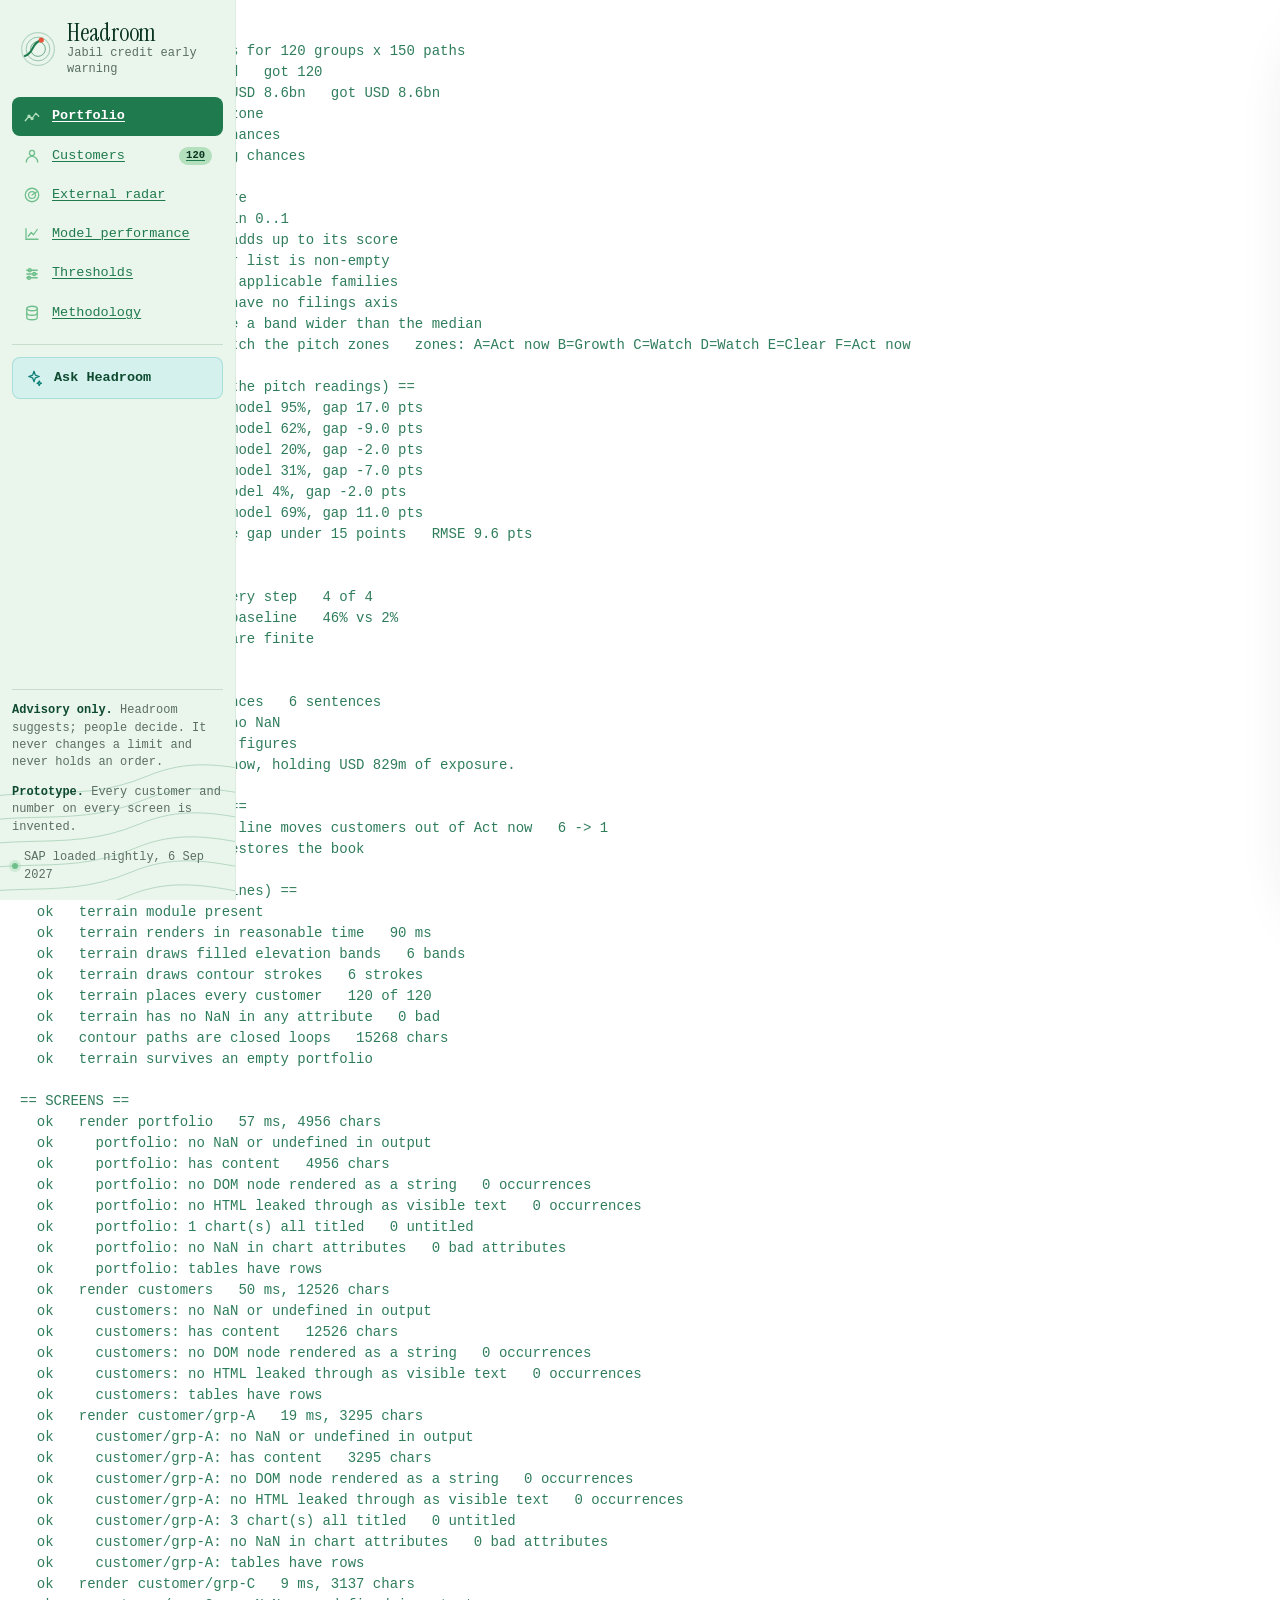
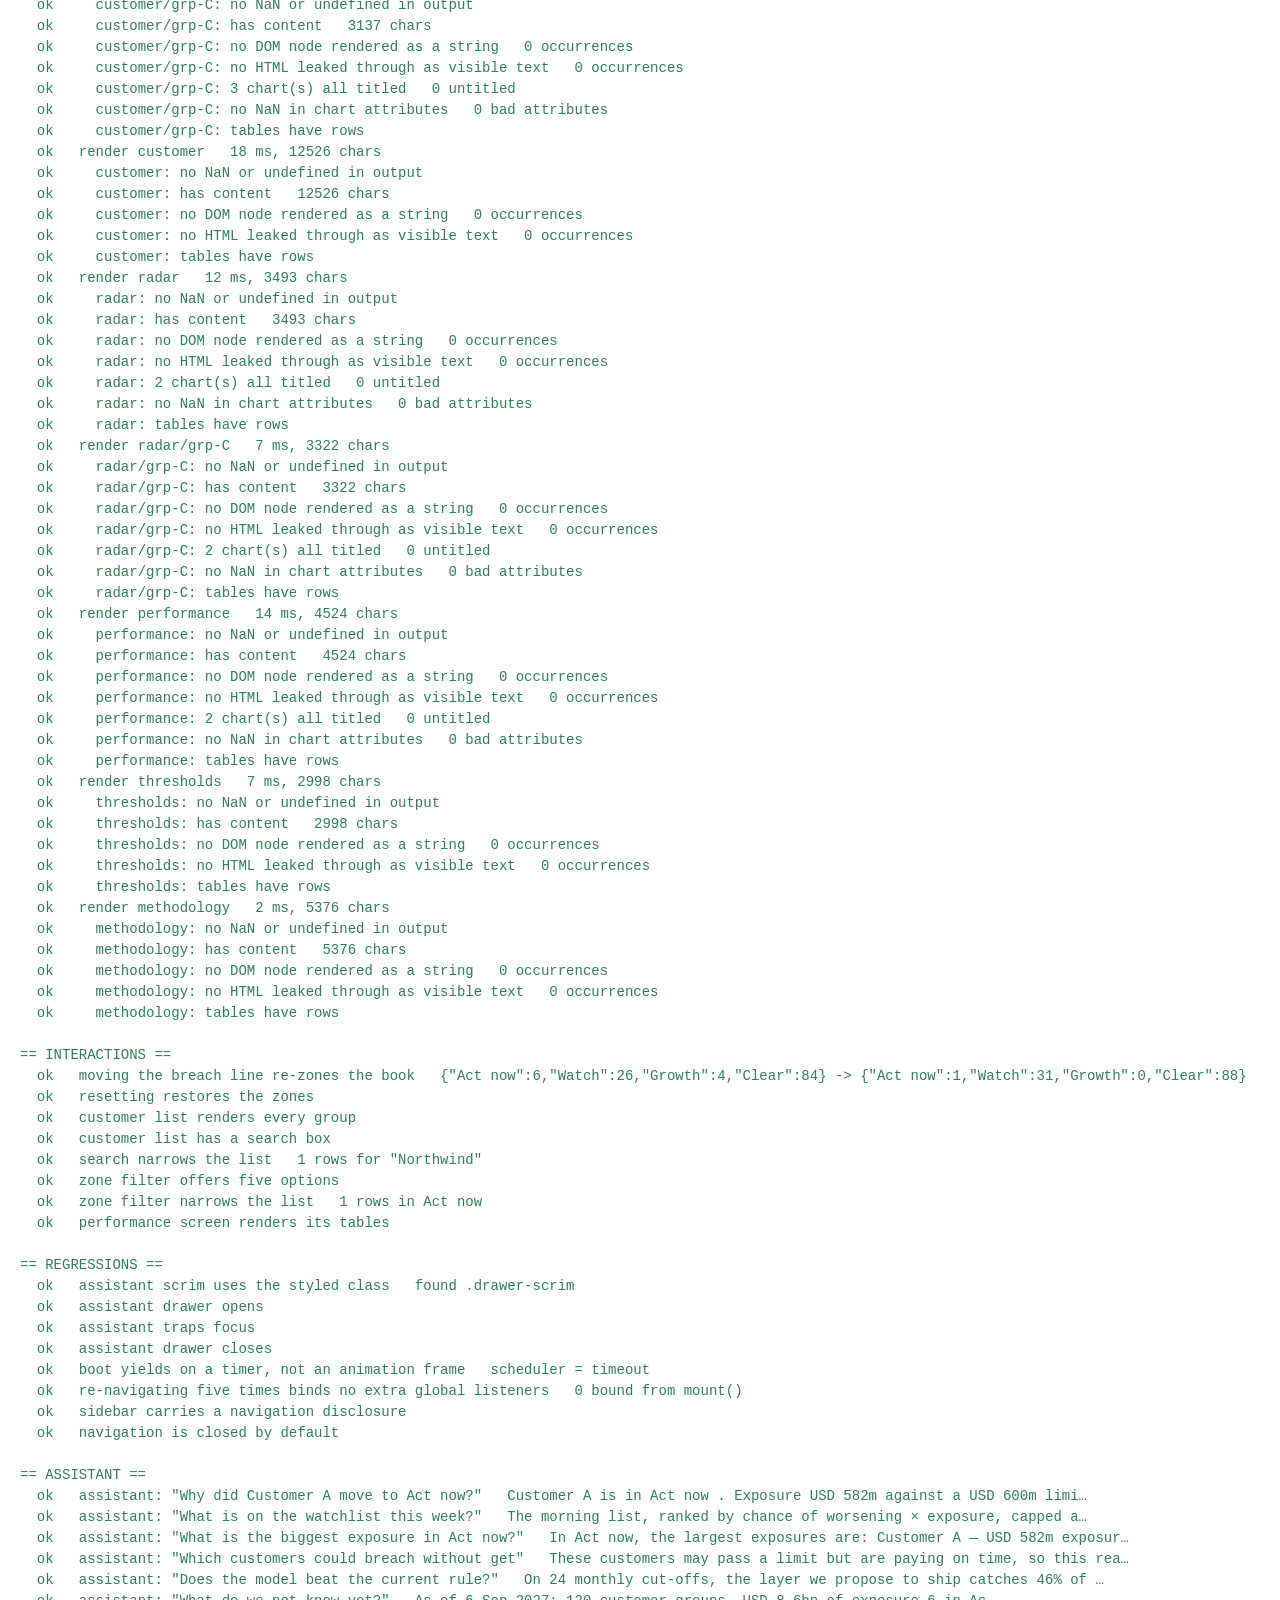
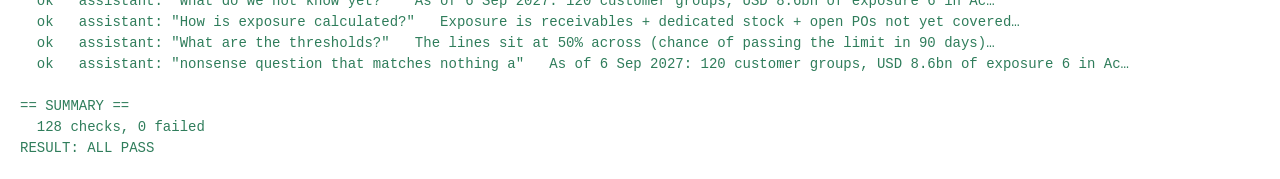
<file: headroom-app/selftest.html>
<!DOCTYPE html>
<html lang="en">
<head>
<meta charset="utf-8">
<title>Headroom self-test</title>
<link rel="stylesheet" href="css/app.css">
<style>
  body { font: 14px/1.5 ui-monospace, Menlo, monospace; padding: 20px; background: #fff; }
  #probe { white-space: pre-wrap; }
  .ok { color: #2F7D5B; } .bad { color: #C0492B; font-weight: 700; }
  #mount { position: fixed; left: -9999px; top: 0; width: 1600px; }
</style>
</head>
<body>
<div id="probe">running…</div>
<div id="mount"><div class="app" id="app"></div></div>

<script src="js/core.js"></script>
<script src="js/data.js"></script>
<script src="js/engine.js"></script>
<script src="js/terrain.js"></script>
<script src="js/charts.js"></script>
<script src="js/ui.js"></script>
<script src="js/views.js"></script>
<script src="js/assistant.js"></script>
<script src="js/app.js"></script>

<script>
/* ---------------------------------------------------------------------------
   A headless self-test. It exercises the engine, then renders every screen into
   an off-screen container and walks the resulting DOM looking for the classic
   failure modes: thrown errors, NaN in the output, empty screens, unlabelled
   charts, and interactive elements with no handler.
   ------------------------------------------------------------------------- */
(function () {
  var out = [], fails = 0, checks = 0;
  function log(s) { out.push(s); }
  function check(name, cond, detail) {
    checks++;
    if (cond) { log('  ok   ' + name + (detail ? '   ' + detail : '')); }
    else { fails++; log('  FAIL ' + name + (detail ? '   ' + detail : '')); }
  }
  var errors = [];
  window.onerror = function (m, s2, l, c, e) { errors.push(m + ' @' + l + ':' + c); };
  var w = window;

  try {
    var HR = window.HR;
    log('== ENGINE ==');
    var t0 = performance.now();
    var p = HR.engine.portfolio();
    log('  portfolio build: ' + Math.round(performance.now() - t0) + ' ms for ' +
      p.groupCount + ' groups x ' + HR.engine.PATHS + ' paths');
    check('120 groups measured', p.groupCount === 120, 'got ' + p.groupCount);
    check('total exposure is USD 8.6bn', Math.abs(p.totalExposure - 8600) < 50,
      'got ' + HR.usd(p.totalExposure));
    check('every group has a zone', p.rows.every(function (m) { return !!m.zone; }));
    check('no NaN in breach chances', p.rows.every(function (m) { return isFinite(m.breachChance); }));
    check('no NaN in worsening chances', p.rows.every(function (m) { return isFinite(m.worsenChance); }));
    check('no NaN in exposure', p.rows.every(function (m) { return isFinite(m.exposure) && m.exposure > 0; }));
    check('no negative exposure', p.rows.every(function (m) { return m.exposure >= 0; }));
    check('probabilities within 0..1', p.rows.every(function (m) {
      return m.breachChance >= 0 && m.breachChance <= 1 && m.worsenChance >= 0 && m.worsenChance <= 1;
    }));
    check('every reason list adds up to its score', p.rows.every(function (m) {
      var sum = m.score.rows.reduce(function (s, r) { return s + r.points; }, 0);
      return Math.abs(Math.round((m.score.baseRate + sum / 100) * 100) / 100 - m.worsenChance) < 1e-9;
    }));
    check('every breach driver list is non-empty', p.rows.every(function (m) {
      return m.breachDrivers.length >= 4;
    }));
    check('radar reports only applicable families', p.rows.every(function (m) {
      return m.radar.axes.every(function (a) { return isFinite(a.value) && a.value >= 0 && a.value <= 1; });
    }));
    check('private customers have no filings axis', p.rows.filter(function (m) {
      return m.group.external.tier === 'C';
    }).every(function (m) {
      return !m.radar.axes.some(function (a) { return a.key === 'filings'; });
    }));
    check('forecast paths have a band wider than the median', p.rows.every(function (m) {
      var f = m.forecast;
      var mid = Math.floor(f.band.length / 2);
      return f.band[mid].hi >= f.band[mid].lo;
    }));
    check('named customers match the pitch zones', (function () {
      var want = { 'grp-A': 'Act now', 'grp-B': 'Growth', 'grp-C': 'Watch', 'grp-D': 'Watch', 'grp-E': 'Clear', 'grp-F': 'Act now' };
      var bad = Object.keys(want).filter(function (id) {
        var m = HR.engine.find(id);
        return !m || m.zone !== want[id];
      });
      return bad.length === 0;
    })(), 'zones: ' + HR.data.NAMED.map(function (g) {
      return g.code + '=' + HR.engine.find(g.id).zone;
    }).join(' '));

    log('');
    log('== CALIBRATION (model vs the pitch readings) ==');
    HR.engine.calibration().forEach(function (c) {
      log('  ' + c.label + ': pitch ' + HR.pct(c.expected) + ', model ' + HR.pct(c.model) +
        ', gap ' + (c.gap * 100).toFixed(1) + ' pts');
    });
    check('calibration average gap under 15 points', HR.engine.calibrationRmse() < 0.15,
      'RMSE ' + (HR.engine.calibrationRmse() * 100).toFixed(1) + ' pts');

    log('');
    log('== BACK-TEST ==');
    var bt = HR.engine.backtest();
    check('ladder improves every step', bt.ladderWins === 4, bt.ladderWins + ' of 4');
    check('layer 3 beats the baseline', bt.activeLayer.caughtPct > bt.results[0].caughtPct,
      bt.activeLayer.caughtPct + '% vs ' + bt.results[0].caughtPct + '%');
    check('calibration bands are finite', bt.calibration.every(function (b) {
      return isFinite(b.predicted) && isFinite(b.observed) && b.weight > 0;
    }));

    log('');
    log('== BRIEFING ==');
    var b = HR.engine.briefing();
    check('briefing has sentences', b.sentences.length >= 3, b.sentences.length + ' sentences');
    check('briefing mentions no NaN', b.sentences.join(' ').indexOf('NaN') < 0);
    check('number check lists figures', b.checkedFigures.length >= 4);
    log('  ' + b.sentences[0]);

    log('');
    log('== THRESHOLD SENSITIVITY ==');
    var before = HR.engine.portfolio().counts['Act now'];
    HR.store.setThreshold('breachProb', 0.85);
    var after = HR.engine.portfolio().counts['Act now'];
    check('raising the breach line moves customers out of Act now', after < before,
      before + ' -> ' + after);
    HR.store.resetThresholds();
    check('thresholds reset restores the book',
      HR.engine.portfolio().counts['Act now'] === before);

    log('');
    log('== TERRAIN (computed isolines) ==');
    check('terrain module present', typeof HR.terrain === 'object' && typeof HR.terrain.field === 'function');
    var tPts = p.rows.map(function (m) {
      return { id: m.group.id, code: m.group.code, name: m.group.name, x: m.breachChance,
        y: m.worsenChance, size: m.exposure, zone: m.zone, breach: m.breachChance, worsen: m.worsenChance };
    });
    var tT0 = performance.now();
    var tSvg = HR.terrain.field({ width: 880, height: 560, points: tPts,
      thresholds: { breachProb: 0.5, worsenProb: 0.35 }, onSelect: function () {} });
    var tMs = Math.round(performance.now() - tT0);
    var bands = tSvg.querySelectorAll('path[fill]');
    var strokes = tSvg.querySelectorAll('path.contour');
    var hits = tSvg.querySelectorAll('g.hit');
    check('terrain renders in reasonable time', tMs < 1500, tMs + ' ms');
    check('terrain draws filled elevation bands', bands.length >= 3, bands.length + ' bands');
    check('terrain draws contour strokes', strokes.length >= 3, strokes.length + ' strokes');
    check('terrain places every customer', hits.length === tPts.length, hits.length + ' of ' + tPts.length);
    var tNan = 0;
    Array.prototype.forEach.call(tSvg.querySelectorAll('*'), function (n) {
      Array.prototype.forEach.call(n.attributes || [], function (a) { if (/NaN|Infinity/.test(a.value)) tNan++; });
    });
    check('terrain has no NaN in any attribute', tNan === 0, tNan + ' bad');
    var contourD = Array.prototype.map.call(strokes, function (x) { return x.getAttribute('d') || ''; }).join('');
    check('contour paths are closed loops', /Z/.test(contourD) && contourD.length > 500, contourD.length + ' chars');
    /* An empty or degenerate field must not throw. */
    var emptyOk = true;
    try { HR.terrain.field({ width: 400, height: 300, points: [] }); } catch (e) { emptyOk = false; }
    check('terrain survives an empty portfolio', emptyOk);

    log('');
    log('== SCREENS ==');
    var mounts = [];
    var routes = [
      ['portfolio', null], ['customers', null], ['customer', 'grp-A'], ['customer', 'grp-C'],
      ['customer', null], ['radar', null], ['radar', 'grp-C'], ['performance', null],
      ['thresholds', null], ['methodology', null]
    ];
    var host = document.getElementById('app');
    routes.forEach(function (r) {
      var view = HR.screens[r[0]];
      if (!view) { check('screen "' + r[0] + '" exists', false); return; }
      var node;
      var t = performance.now();
      try {
        node = view.render({ arg: r[1], route: r[0] });
      } catch (e) {
        check('render ' + r[0] + (r[1] ? '/' + r[1] : ''), false, e.message);
        return;
      }
      var ms = Math.round(performance.now() - t);
      host.appendChild(node);
      var label = r[0] + (r[1] ? '/' + r[1] : '');
      var text = node.textContent || '';
      var html = node.innerHTML || '';
      check('render ' + label, true, ms + ' ms, ' + text.length + ' chars');
      check('  ' + label + ': no NaN or undefined in output',
        text.indexOf('NaN') < 0 && text.indexOf('undefined') < 0 && html.indexOf('NaN') < 0);
      check('  ' + label + ': has content', text.trim().length > 300, text.trim().length + ' chars');
      var objStrs = (html.match(/\[object [A-Za-z]+\]/g) || []);
      check('  ' + label + ': no DOM node rendered as a string', objStrs.length === 0,
        objStrs.length + ' occurrences' + (objStrs.length ? ' e.g. ' + objStrs[0] : ''));
      /* Markup that was meant to be HTML but arrived as text shows up verbatim
         in textContent. Catch it here rather than by eye on a screenshot. */
      var leaked = (text.match(/<(svg|span|b|i|em|strong|br|ul|li|div|circle|path)\b[^>]*>/g) || []);
      check('  ' + label + ': no HTML leaked through as visible text', leaked.length === 0,
        leaked.length + ' occurrences' + (leaked.length ? ' e.g. ' + leaked[0] : ''));
      var svgs = node.querySelectorAll('svg[role="img"]');
      if (svgs.length) {
        var untitled = 0, nanAttr = 0;
        Array.prototype.forEach.call(svgs, function (s) {
          var ttl = s.querySelector('title');
          if (!ttl || !ttl.textContent.trim()) untitled++;
          Array.prototype.forEach.call(s.querySelectorAll('*'), function (n) {
            Array.prototype.forEach.call(n.attributes || [], function (a) {
              if (/NaN|Infinity/.test(a.value)) nanAttr++;
            });
          });
        });
        check('  ' + label + ': ' + svgs.length + ' chart(s) all titled', untitled === 0, untitled + ' untitled');
        check('  ' + label + ': no NaN in chart attributes', nanAttr === 0, nanAttr + ' bad attributes');
      }
      var tables = node.querySelectorAll('table');
      check('  ' + label + ': tables have rows',
        tables.length === 0 || Array.prototype.every.call(tables, function (t) { return t.querySelectorAll('tbody tr').length > 0; }));
      mounts.push(label);
    });

    log('');
    log('== INTERACTIONS ==');

    /* Thresholds: moving a line must actually re-zone the book. */
    var beforeZones = JSON.stringify(HR.engine.portfolio().counts);
    HR.store.setThreshold('breachProb', 0.9);
    var afterZones = JSON.stringify(HR.engine.portfolio().counts);
    check('moving the breach line re-zones the book', beforeZones !== afterZones,
      beforeZones + ' -> ' + afterZones);
    HR.store.resetThresholds();
    check('resetting restores the zones', JSON.stringify(HR.engine.portfolio().counts) === beforeZones);

    /* The customer list: search and the zone filter must both narrow it. */
    var listNode = HR.screens.customers.render({});
    check('customer list renders every group',
      listNode.querySelectorAll('.tbl tbody tr').length === 120);
    var searchInput = listNode.querySelector('input[type=search]');
    check('customer list has a search box', !!searchInput);
    if (searchInput) {
      searchInput.value = 'Northwind';
      searchInput.dispatchEvent(new w.Event('input', { bubbles: true }));
      var hits = listNode.querySelectorAll('.tbl tbody tr').length;
      check('search narrows the list', hits > 0 && hits < 120, hits + ' rows for "Northwind"');
    }
    var segButtons = listNode.querySelectorAll('.seg button');
    check('zone filter offers five options', segButtons.length === 5);
    if (segButtons.length === 5) {
      segButtons[1].dispatchEvent(new w.Event('click', { bubbles: true }));
      var actRows = listNode.querySelectorAll('.tbl tbody tr').length;
      check('zone filter narrows the list', actRows > 0 && actRows < 120,
        actRows + ' rows in Act now');
    }

    /* A sortable header must actually reorder. */
    var perf = HR.screens.performance.render({});
    check('performance screen renders its tables', perf.querySelectorAll('.tbl tbody tr').length >= 5);

    log('');
    log('== REGRESSIONS ==');

    /* The assistant's scrim must use the class the stylesheet actually defines.
       A mismatch leaves an invisible, unclickable backdrop and the drawer feels
       broken — which is exactly what shipped once. */
    HR.assistant.open();
    var scrim = document.querySelector('.drawer-scrim');
    var badScrim = document.querySelector('.drawer-backdrop');
    check('assistant scrim uses the styled class', !!scrim && !badScrim,
      scrim ? 'found .drawer-scrim' : 'no scrim element');
    var drawerEl = document.querySelector('.drawer');
    check('assistant drawer opens', !!drawerEl && drawerEl.classList.contains('open'));
    check('assistant traps focus', drawerEl && drawerEl.getAttribute('aria-modal') === 'true');
    HR.assistant.close();
    check('assistant drawer closes', !document.querySelector('.drawer.open'));

    /* The boot must not be driven by animation frames: a frame-scheduled loop
       stops dead in a background tab, a headless render and an off-screen frame,
       and the app would never leave its loading screen. */
    check('boot yields on a timer, not an animation frame',
      HR.__bootScheduler === 'timeout', 'scheduler = ' + HR.__bootScheduler);

    /* Navigating must not stack listeners on `document`. The shell rebuilds the
       sidebar on every route change, and anything bound globally from there
       would pile up for the life of the page. */
    if (typeof HR.__navListenerCount === 'function' && typeof HR.__mount === 'function') {
      HR.__resetNavListeners();
      var mountHost = document.getElementById('app');
      if (mountHost) {
        for (var mi = 0; mi < 5; mi++) HR.__mount();
        check('re-navigating five times binds no extra global listeners',
          HR.__navListenerCount() === 0, HR.__navListenerCount() + ' bound from mount()');
      } else {
        log('  --   no mount host; skipping listener-growth check');
      }
    }

    /* Navigating must not stack listeners on document. */
    var sidebar = null;
    try {
      sidebar = w.HR.__buildSidebar ? w.HR.__buildSidebar() : null;
    } catch (e) { sidebar = null; }
    if (sidebar) {
      check('sidebar carries a navigation disclosure', !!sidebar.querySelector('#navToggle'));
      check('navigation is closed by default', !sidebar.classList.contains('nav-open'));
    } else {
      log('  --   sidebar builder not exported; skipping shell checks');
    }

    log('');
    log('== ASSISTANT ==');
    [
      'Why did Customer A move to Act now?',
      'What is on the watchlist this week?',
      'What is the biggest exposure in Act now?',
      'Which customers could breach without getting worse?',
      'Does the model beat the current rule?',
      'What do we not know yet?',
      'How is exposure calculated?',
      'What are the thresholds?',
      'nonsense question that matches nothing at all'
    ].forEach(function (q) {
      var a = HR.assistant.answer(q);
      var text = a.text || '';
      check('assistant: "' + q.slice(0, 40) + '"', !!a.text && !!a.source &&
        text.indexOf('NaN') < 0 && text.indexOf('undefined') < 0,
        text.replace(/<[^>]+>/g, ' ').replace(/\s+/g, ' ').trim().slice(0, 68) + '…');
    });

    log('');
    log('== SUMMARY ==');
    log('  ' + checks + ' checks, ' + fails + ' failed');
    if (errors.length) log('  uncaught errors: ' + errors.join(' | '));
    log(fails === 0 ? 'RESULT: ALL PASS' : 'RESULT: ' + fails + ' FAILURES');

  } catch (e) {
    log('HARNESS THREW: ' + (e && e.stack || e));
    fails++;
  }

  var pre = document.getElementById('probe');
  pre.textContent = out.join('\n');
  pre.className = fails ? 'bad' : 'ok';
})();
</script>
</body>
</html>
</file>
<file: headroom-app/css/app.css>
/* ============================================================================
   Headroom — design system
   ----------------------------------------------------------------------------
   WORLD: a topographic survey sheet.

   A credit portfolio is rendered as terrain. Every customer sits somewhere on a
   landscape of risk, and the analyst reads the shape of the land rather than a
   grid of equal-weight tiles. Contour lines are computed, not decorative: they
   are real isolines of customer density, which is why they behave like a map.

   Colour strategy: COMMITTED. One saturated green carries whole regions — the
   map field, the sidebar ground, the masthead band. Honey and coral are earned,
   appearing only where risk actually is. Teal is water: the Growth zone, links,
   and interactive affordances.

   Light, not dark, and for a reason: the scene is a credit analyst at 08:00 in
   a daylit office reading the morning list. Nothing here is an ops-room wall.

   Type: one family. Proxima Nova where it is installed, Hanken Grotesk shipped
   alongside so every machine sees the same proportions. Weight and size carry
   the whole hierarchy; there is no second display face.
   ========================================================================== */

/* ------------------------------------------------------------------ fonts -- */

@font-face {
  font-family: 'Instrument Serif';
  src: url('../fonts/instrument-serif-regular.woff2') format('woff2');
  font-weight: 400; font-style: normal; font-display: swap;
}
@font-face {
  font-family: 'Instrument Serif';
  src: url('../fonts/instrument-serif-italic.woff2') format('woff2');
  font-weight: 400; font-style: italic; font-display: swap;
}

@font-face {
  font-family: 'Hanken Grotesk';
  src: url('../fonts/hanken-grotesk-400.woff2') format('woff2');
  font-weight: 400; font-style: normal; font-display: swap;
}
@font-face {
  font-family: 'Hanken Grotesk';
  src: url('../fonts/hanken-grotesk-500.woff2') format('woff2');
  font-weight: 500; font-style: normal; font-display: swap;
}
@font-face {
  font-family: 'Hanken Grotesk';
  src: url('../fonts/hanken-grotesk-600.woff2') format('woff2');
  font-weight: 600; font-style: normal; font-display: swap;
}
@font-face {
  font-family: 'Hanken Grotesk';
  src: url('../fonts/hanken-grotesk-700.woff2') format('woff2');
  font-weight: 700; font-style: normal; font-display: swap;
}

/* ----------------------------------------------------------------- tokens -- */

:root {
  /* The land: greens rise with risk */
  --land-0:      #FBFDF9;   /* the map sheet                       */
  --land-1:      #EAF6EC;   /* lowland wash                        */
  --land-2:      #D3EDD8;
  --land-3:      #B5E0BE;
  --ridge:       #6FBF8B;   /* mid slope                           */
  --forest:      #1F7A4D;   /* the brand green, body-strong        */
  --forest-deep: #0E4A2F;   /* headings                            */
  --forest-ink:  #0A3521;   /* deepest, for the masthead band      */

  /* Contour lines and survey furniture */
  --contour:      #8CC0A0;
  --contour-soft: #CFE7D8;
  --graticule:    #E4F0E7;

  /* Earned signals — these only appear where they mean something */
  --honey:      #E08A00;    /* Watch: getting worse, room left      */
  --honey-mid:  #F0A82A;
  --honey-soft: #FDF0D6;
  --coral:      #E8543A;    /* Act now: breach likely and worsening */
  --coral-mid:  #FF7A5C;
  --coral-soft: #FFE4DC;
  --teal:       #0E9E93;    /* Growth: water, links, interaction    */
  --teal-mid:   #35C0B4;
  --teal-soft:  #D4F1EE;

  /* Ink variants. The vivid accents above are FILL and STROKE colours: as
     marks, dots, bars and rules they are exactly right, and as text they fail
     AA. Contrast is symmetric, so one darker value per accent serves both
     "text on a light ground" and "white text on this fill".
     Verified: honey 5.32:1 · coral 5.10:1 · teal 4.87:1 against white. */
  --honey-ink:  #9C5C00;
  --coral-ink:  #C93A25;
  --teal-ink:   #0B7F76;

  /* Ink */
  --ink:    #10261C;
  --muted:  #5A6E62;
  --faint:  #5C6E65;   /* verified >=4.5:1 on land-0, land-1 and wash */
  --line:   #DCEBE0;
  --line-2: #C7DECD;
  --white:  #FFFFFF;

  --pos: #1F7A4D;
  --neg: #C4432B;

  /* Type. Two faces, one job each: a high-contrast display serif carries the
     big statements, and the sans carries every interface surface and every
     figure. Instrument Serif ships a single weight, so scale and space do the
     work a bold weight would otherwise do — which is the whole reason it reads
     as editorial rather than as a dashboard. */
  --font-display: "Instrument Serif", Cambria, "Iowan Old Style", Georgia, serif;
  --font: "Proxima Nova", "Proxima Nova Alt", "Hanken Grotesk",
          -apple-system, BlinkMacSystemFont, "Segoe UI", system-ui, sans-serif;

  /* Fluid type scale. Every step crosses a wide viewport range, so a heading is
     never merely a bigger paragraph — it is a different size of thing. */
  --fs-2xs: 0.6875rem;
  --fs-xs:  0.75rem;
  --fs-sm:  0.8125rem;
  --fs-base: 0.875rem;
  --fs-md:  1rem;
  --fs-lg:  clamp(1.0625rem, .98rem + .35vw, 1.25rem);
  --fs-xl:  clamp(1.375rem, 1.15rem + 1vw, 1.75rem);
  --fs-2xl: clamp(1.75rem, 1.32rem + 1.5vw, 2.5rem);
  --fs-3xl: clamp(2.125rem, 1.55rem + 2.4vw, 3.25rem);
  --fs-4xl: clamp(2.5rem, 1.7rem + 3.6vw, 4.25rem);
  --fs-display: clamp(2.75rem, 1.85rem + 4.4vw, 5.5rem);

  /* Spacing — one rhythm, more above a heading than below it */
  --s1: 4px;  --s2: 8px;  --s3: 12px; --s4: 16px; --s5: 20px;
  --s6: 24px; --s7: 32px; --s8: 40px; --s9: 56px; --s10: 72px;

  /* Radii — cards stay in the 12–16px band */
  --r-xs: 4px; --r-sm: 8px; --r: 12px; --r-lg: 16px; --r-pill: 999px;

  /* Elevation — declared once per element, never a border AND a shadow */
  /* Elevation is layered — a tight contact shadow plus a wide, negatively
     spread ambient one. A single flat blur reads as a sticker; two layers read
     as an object sitting above a surface. */
  --e1: 0 2px 8px -2px rgba(10, 40, 26, .09), 0 1px 2px rgba(10, 40, 26, .04);
  --e2: 0 14px 30px -14px rgba(10, 40, 26, .17), 0 2px 6px rgba(10, 40, 26, .05);
  --e3: 0 30px 64px -30px rgba(10, 40, 26, .30), 0 4px 14px rgba(10, 40, 26, .06);
  --e-glow: 0 24px 56px -28px rgba(31, 122, 77, .45);

  --sidebar-w: 236px;
  --shell-max: 1760px;

  --ring: 0 0 0 3px rgba(14, 158, 147, .35);

  /* One easing family, four durations. --ease-inout is the slow one reserved
     for the authored moments; --ease-out is the workhorse for state changes. */
  --ease: cubic-bezier(.22, .68, .35, 1);
  --ease-out: cubic-bezier(.22, .68, .35, 1);
  --ease-inout: cubic-bezier(.77, 0, .175, 1);
  --ease-drawer: cubic-bezier(.32, .72, 0, 1);
  --dur-1: 120ms; --dur-2: 220ms; --dur-3: 360ms; --dur-4: 600ms;
  --dur-slow: 900ms;

  /* Section rhythm. Generous, because the reference for this surface paces like
     a magazine, not like a control panel. */
  --section-y: clamp(2.5rem, 1.6rem + 3.2vw, 4.5rem);
}

/* ------------------------------------------------------------------ reset -- */

*, *::before, *::after { box-sizing: border-box; }
html { -webkit-text-size-adjust: 100%; }
body {
  margin: 0;
  font-family: var(--font);
  font-size: 14px;
  line-height: 1.5;
  color: var(--ink);
  background: var(--land-0);
  -webkit-font-smoothing: antialiased;
  -moz-osx-font-smoothing: grayscale;
}
h1, h2, h3, h4 { margin: 0; font-weight: 700; color: var(--forest-deep); line-height: 1.18; letter-spacing: -.018em; }
p { margin: 0; }
ul, ol { margin: 0; padding: 0; list-style: none; }
button, input, select, textarea { font: inherit; color: inherit; }
button { cursor: pointer; background: none; border: none; padding: 0; }
a { color: var(--teal-ink); text-decoration-thickness: 1px; text-underline-offset: 2px; }
a:hover { color: var(--forest); }
table { border-collapse: collapse; width: 100%; }
svg { display: block; }
img { max-width: 100%; display: block; }

/* Browser surfaces belong to the design too — the cheapest signal that a page
   was built rather than assembled. */
::selection { background: var(--land-3); color: var(--forest-ink); }
:focus-visible { outline: none; box-shadow: var(--ring); border-radius: var(--r-xs); }
* { scrollbar-width: thin; scrollbar-color: var(--contour) transparent; }
*::-webkit-scrollbar { width: 11px; height: 11px; }
*::-webkit-scrollbar-track { background: transparent; }
*::-webkit-scrollbar-thumb { background: var(--contour-soft); border-radius: var(--r-pill); border: 3px solid var(--land-0); }
*::-webkit-scrollbar-thumb:hover { background: var(--contour); }

/* Every figure in the product is read in a column, so every figure is tabular. */
.num, .tbl td, .tbl th, dd { font-variant-numeric: tabular-nums; }

/* --------------------------------------------------------------- utilities -- */

.sr-only {
  position: absolute; width: 1px; height: 1px; padding: 0; margin: -1px;
  overflow: hidden; clip: rect(0 0 0 0); white-space: nowrap; border: 0;
}
.hidden { display: none !important; }
.muted  { color: var(--muted); }
.faint  { color: var(--faint); }
.small  { font-size: 12.5px; }
.tiny   { font-size: 12px; }
.strong { font-weight: 600; }
.lede   { font-size: 15px; line-height: 1.55; color: var(--ink); max-width: 72ch; }
.right  { text-align: right; }
.center { text-align: center; }

.row     { display: flex; align-items: center; gap: var(--s2); }
.row-top { display: flex; align-items: flex-start; gap: var(--s2); }
.between { display: flex; align-items: center; justify-content: space-between; gap: var(--s3); }
.wrap    { flex-wrap: wrap; }
.grow    { flex: 1 1 auto; min-width: 0; }
.stack   { display: flex; flex-direction: column; }
.gap-2 { gap: 2px; }   .gap-4 { gap: var(--s1); }  .gap-6 { gap: 6px; }
.gap-8 { gap: var(--s2); } .gap-12 { gap: var(--s3); } .gap-16 { gap: var(--s4); }
.mt-4 { margin-top: var(--s1); }  .mt-8 { margin-top: var(--s2); }
.mt-12 { margin-top: var(--s3); } .mt-16 { margin-top: var(--s4); }
.mt-24 { margin-top: var(--s5); } .mt-32 { margin-top: var(--s7); }
.mb-4 { margin-bottom: var(--s1); }  .mb-8 { margin-bottom: var(--s2); }
.mb-12 { margin-bottom: var(--s3); } .mb-16 { margin-bottom: var(--s4); }
.mb-24 { margin-bottom: var(--s6); }

/* ---------------------------------------------------------------- shell ---- */

.app { display: flex; min-height: 100vh; }

.sidebar {
  position: fixed; inset: 0 auto 0 0; width: var(--sidebar-w); z-index: 40;
  transition: box-shadow var(--dur-3) var(--ease);
  background: var(--land-1);
  border-right: 1px solid var(--line);
  display: flex; flex-direction: column;
  padding: var(--s5) var(--s3) var(--s4);
  overflow: hidden;
}
/* The survey sheet's own ornament: contour lines bleeding off the lower edge. */
.sidebar::after {
  content: ''; position: absolute; left: -20%; right: -20%; bottom: -6%;
  height: 210px; pointer-events: none; opacity: .55;
  background-image: url("data:image/svg+xml,%3Csvg xmlns='http://www.w3.org/2000/svg' viewBox='0 0 400 210' preserveAspectRatio='xMidYMax slice'%3E%3Cg fill='none' stroke='%238CC0A0' stroke-width='1'%3E%3Cpath d='M-10 196 C 70 150 130 186 210 152 S 350 176 410 140'/%3E%3Cpath d='M-10 172 C 74 126 134 162 214 128 S 354 152 410 116'/%3E%3Cpath d='M-10 148 C 78 102 138 138 218 104 S 358 128 410 92'/%3E%3Cpath d='M-10 124 C 82 78 142 114 222 80 S 362 104 410 68'/%3E%3Cpath d='M-10 100 C 86 54 146 90 226 56 S 366 80 410 44'/%3E%3Cpath d='M-10 76 C 90 30 150 66 230 32 S 370 56 410 20'/%3E%3C/g%3E%3C/svg%3E");
  background-repeat: no-repeat; background-size: 100% 100%;
}

.brand { display: flex; align-items: center; gap: 11px; padding: 0 var(--s2) var(--s5); position: relative; z-index: 1; }
.brand-mark { width: 36px; height: 36px; flex: 0 0 36px; }
.brand-name {
  font-family: var(--font-display); font-weight: 400;
  font-size: 24px; color: var(--forest-ink); letter-spacing: -.01em; line-height: 1.05;
}
.brand-sub { font-size: 12px; color: var(--muted); line-height: 1.3; margin-top: 1px; }

.nav { display: flex; flex-direction: column; gap: 1px; position: relative; z-index: 1; }
.nav-item {
  display: flex; align-items: center; gap: 11px; width: 100%;
  padding: 9px 11px; border-radius: var(--r-sm);
  color: var(--forest); font-size: 13.5px; font-weight: 500; text-align: left;
  transition: background .14s var(--ease), color .14s var(--ease);
}
.nav-item:hover { background: var(--land-2); color: var(--forest-deep); }
.nav-item[aria-current="page"] { background: var(--forest); color: var(--white); font-weight: 600; }
.nav-item[aria-current="page"] .nav-ico { color: var(--land-3); }
.nav-item[aria-current="page"]:hover { background: var(--forest-deep); }
.nav-ico { width: 18px; height: 18px; flex: 0 0 18px; color: var(--ridge); display: grid; place-items: center; }
.nav-label { flex: 1; }
.nav-count {
  font-size: 10.5px; font-weight: 600; padding: 1px 7px; border-radius: var(--r-pill);
  background: var(--land-3); color: var(--forest-ink);
}
.nav-item[aria-current="page"] .nav-count { background: rgba(255,255,255,.22); color: var(--white); }

.nav-sep { height: 1px; background: var(--line-2); margin: var(--s3) 0; position: relative; z-index: 1; }

.ask-btn {
  display: flex; align-items: center; gap: 11px; width: 100%;
  padding: 10px 12px; border-radius: var(--r-sm);
  background: var(--teal-soft); color: var(--forest-deep);
  font-size: 13.5px; font-weight: 600; text-align: left;
  border: 1px solid rgba(14, 158, 147, .22);
  transition: background .14s var(--ease), border-color .14s var(--ease);
  position: relative; z-index: 1;
}
.ask-btn:hover { background: #C6ECE7; border-color: var(--teal-mid); }
.ask-btn svg { color: var(--teal-ink); }

.sidebar-foot { margin-top: auto; position: relative; z-index: 1; }
.sheet-note {
  border-top: 1px solid var(--line-2); padding-top: var(--s3);
  font-size: 12px; line-height: 1.45; color: var(--muted);
}
.sheet-note b { color: var(--forest-deep); font-weight: 600; }
.freshness { margin-top: var(--s3); font-size: 12px; color: var(--muted); display: flex; align-items: center; gap: 6px; }
.freshness .dot {
  width: 6px; height: 6px; border-radius: 50%; background: var(--ridge); flex: 0 0 6px;
  box-shadow: 0 0 0 3px rgba(111, 191, 139, .22);
}

.main { flex: 1 1 auto; min-width: 0; margin-left: var(--sidebar-w); display: flex; flex-direction: column; }
.view {
  padding: var(--section-y) var(--s7) var(--s10);
  max-width: var(--shell-max); width: 100%; margin: 0 auto;
}

/* --------------------------------------------------------------- masthead -- */

/* The map sheet's title block. Name, subject, and the survey parameters the
   whole surface is drawn under — no metric tiles, no eyebrow labels. */
.masthead { margin-bottom: var(--s7); }
.masthead-title {
  font-family: var(--font-display); font-weight: 400;
  font-size: var(--fs-4xl); letter-spacing: -.015em;
  color: var(--forest-ink); line-height: 1.0;
}
.masthead-sub { margin-top: var(--s3); font-size: var(--fs-lg); color: var(--muted); max-width: 62ch; line-height: 1.5; }
.masthead-meta {
  display: flex; align-items: center; gap: var(--s4); flex-wrap: wrap;
  margin-top: var(--s4); padding-top: var(--s4);
  border-top: 1px solid var(--line);
  font-size: 12.5px; color: var(--muted);
}
.masthead-meta .datum { display: flex; align-items: baseline; gap: 6px; }
.masthead-meta .datum b { color: var(--forest-deep); font-weight: 600; font-variant-numeric: tabular-nums; }
.masthead-actions { margin-left: auto; display: flex; gap: var(--s2); flex-wrap: wrap; }

.sheet-stamp {
  display: inline-flex; align-items: center; gap: 6px;
  padding: 3px 10px; border-radius: var(--r-pill);
  background: var(--honey-soft); border: 1px solid rgba(224, 138, 0, .3);
  color: #8A5300; font-size: 11px; font-weight: 600;
}

/* ----------------------------------------------------------------- panels -- */

.panel { background: var(--white); border-radius: var(--r-lg); box-shadow: var(--e2); padding: var(--s6); }
.panel.flat { box-shadow: none; border: 1px solid var(--line); }
.panel.wash { background: var(--land-1); box-shadow: none; }
.panel.deep { background: var(--forest); color: var(--white); box-shadow: var(--e2); }
.panel.deep h2, .panel.deep h3 { color: var(--white); }

.panel-head { margin-bottom: var(--s5); }
/* A panel's heading is a statement, so it takes the serif; everything below it
   is interface and stays in the sans. */
.panel-title {
  font-family: var(--font-display); font-weight: 400;
  font-size: var(--fs-xl); letter-spacing: -.01em; line-height: 1.12;
}
.panel-sub { margin-top: var(--s2); font-size: 12.5px; color: var(--muted); max-width: 62ch; line-height: 1.5; }
.panel.deep .panel-sub { color: var(--land-3); }
.panel-head-row { display: flex; align-items: flex-start; justify-content: space-between; gap: var(--s4); }

.grid { display: grid; gap: var(--s5); }
.g-field  { grid-template-columns: minmax(0, 1.55fr) minmax(0, 1fr); }
.g-two    { grid-template-columns: minmax(0, 1fr) minmax(0, 1fr); }
.g-detail { grid-template-columns: minmax(0, 1.62fr) minmax(0, 1fr); }
.g-three  { grid-template-columns: repeat(3, minmax(0, 1fr)); }

@media (max-width: 1500px) { .g-field, .g-detail { grid-template-columns: minmax(0, 1fr); } }
@media (max-width: 1100px) { .g-three { grid-template-columns: repeat(2, minmax(0, 1fr)); } }
@media (max-width: 760px)  { .g-two, .g-three { grid-template-columns: minmax(0, 1fr); } }

/* ------------------------------------------------------------- map legend -- */

/* The map's own furniture: a scale bar and a key. This is where the portfolio
   totals live — read as survey annotation, not as a row of metric tiles. */
.field-key {
  display: flex; align-items: stretch; gap: 0; flex-wrap: wrap;
  margin-top: var(--s4); padding-top: var(--s3);
  border-top: 1px solid var(--line);
}
.key-cell { padding-right: var(--s5); margin-right: var(--s5); border-right: 1px solid var(--line); }
.key-cell:last-child { border-right: none; margin-right: 0; padding-right: 0; }
.key-label { font-size: 10.5px; letter-spacing: .06em; text-transform: uppercase; color: var(--faint); font-weight: 600; }
.key-value {
  font-family: var(--font-display); font-weight: 400;
  font-size: var(--fs-2xl); color: var(--forest-deep);
  letter-spacing: -.01em; line-height: 1.06; margin-top: 2px;
}
.key-note { font-size: 12px; color: var(--muted); margin-top: 1px; }

.zone-key { display: flex; gap: var(--s5); flex-wrap: wrap; align-items: center; }
.zone-key-item { display: inline-flex; align-items: center; gap: 7px; font-size: 12px; color: var(--muted); }
.zone-swatch { width: 11px; height: 11px; border-radius: 3px; flex: 0 0 11px; }
.zone-swatch.act    { background: var(--coral); }
.zone-swatch.watch  { background: var(--honey-mid); }
.zone-swatch.growth { background: var(--teal-mid); }
.zone-swatch.clear  { background: var(--land-3); }

/* ----------------------------------------------------------------- badges -- */

.pill {
  display: inline-flex; align-items: center; gap: 5px; padding: 2px 9px;
  border-radius: var(--r-pill); font-size: 11px; font-weight: 600; white-space: nowrap; line-height: 1.5;
}
.pill-act    { background: var(--coral-ink); color: var(--white); }
.pill-watch  { background: var(--honey-soft); color: #8A5300; }
.pill-growth { background: var(--teal-soft); color: #0A6B63; }
.pill-clear  { background: var(--land-1); color: var(--forest); }
.pill-alert  { background: var(--coral-ink); color: var(--white); }
.pill-normal { background: var(--land-1); color: var(--forest); }
.pill-pass   { background: var(--land-2); color: var(--forest-deep); }
.pill-partly { background: var(--honey-soft); color: #8A5300; }
.pill-fail   { background: var(--coral-soft); color: var(--neg); }
.pill-plain  { background: var(--land-1); color: var(--muted); }
.pill-teal   { background: var(--teal-soft); color: #0A6B63; }
.pill-tiera  { background: var(--forest); color: var(--white); }
.pill-tierb  { background: var(--ridge); color: var(--forest-ink); }
.pill-tierc  { background: var(--land-3); color: var(--forest-ink); }

.tag {
  display: inline-grid; place-items: center; width: 17px; height: 17px;
  border-radius: var(--r-xs); font-size: 10px; font-weight: 700; color: var(--white); flex: 0 0 17px;
}
.tag-B { background: var(--forest); }
.tag-C { background: var(--honey-ink); }
.tag-P { background: var(--teal-ink); }
.tag-N { background: var(--ridge); color: var(--forest-ink); }
.tag-legend { display: flex; gap: var(--s4); flex-wrap: wrap; font-size: 12px; color: var(--muted); }
.tag-legend span { display: inline-flex; align-items: center; gap: 6px; }

/* ---------------------------------------------------------------- buttons -- */

.btn {
  display: inline-flex; align-items: center; justify-content: center; gap: 7px;
  padding: 8px 14px; border-radius: var(--r-sm);
  background: var(--white); border: 1px solid var(--line-2);
  font-size: 13px; font-weight: 600; color: var(--forest-deep);
  transition: background .14s var(--ease), border-color .14s var(--ease), transform .08s var(--ease);
}
.btn:hover { background: var(--land-1); border-color: var(--ridge); }
.btn:active { transform: translateY(1px); }
.btn svg { width: 15px; height: 15px; }
.btn.primary { background: var(--forest); border-color: var(--forest); color: var(--white); }
.btn.primary:hover { background: var(--forest-deep); border-color: var(--forest-deep); }
.btn.teal { background: var(--teal-ink); border-color: var(--teal-ink); color: var(--white); }
.btn.teal:hover { background: #0B857C; border-color: #0B857C; }
.btn.ghost { background: transparent; border-color: transparent; }
.btn.ghost:hover { background: var(--land-1); }
.btn.sm { padding: 5px 10px; font-size: 12px; border-radius: 7px; }
.btn[disabled] { opacity: .4; pointer-events: none; }

.seg { display: inline-flex; background: var(--land-1); border-radius: var(--r-sm); padding: 3px; gap: 2px; }
.seg button {
  padding: 5px 11px; border-radius: 6px; font-size: 12px; font-weight: 600;
  color: var(--muted); white-space: nowrap; transition: background .14s var(--ease), color .14s var(--ease);
}
.seg button:hover { color: var(--forest-deep); }
.seg button[aria-pressed="true"] { background: var(--white); color: var(--forest-deep); box-shadow: var(--e1); }

/* ----------------------------------------------------------------- forms -- */

.field { display: flex; flex-direction: column; gap: 5px; }
.field label { font-size: 12px; font-weight: 600; color: var(--forest-deep); }
.input {
  padding: 8px 11px; border: 1px solid var(--line-2); border-radius: var(--r-sm);
  background: var(--white); font-size: 13px; width: 100%;
  transition: border-color .14s var(--ease), box-shadow .14s var(--ease);
}
.input:hover { border-color: var(--ridge); }
.input:focus { outline: none; border-color: var(--teal); box-shadow: var(--ring); }
.input::placeholder { color: var(--faint); }

.search { position: relative; }
.search .input { padding-left: 33px; }
.search > svg { position: absolute; left: 11px; top: 50%; transform: translateY(-50%); width: 15px; height: 15px; color: var(--faint); pointer-events: none; }

input[type="range"] { -webkit-appearance: none; appearance: none; width: 100%; height: 24px; background: none; cursor: grab; }
input[type="range"]:active { cursor: grabbing; }
input[type="range"]::-webkit-slider-runnable-track { height: 6px; border-radius: 3px; background: var(--land-2); }
input[type="range"]::-webkit-slider-thumb {
  -webkit-appearance: none; width: 19px; height: 19px; border-radius: 50%;
  background: var(--forest); border: 3px solid var(--white);
  box-shadow: 0 1px 4px rgba(16,38,28,.28); margin-top: -6.5px;
  transition: background .14s var(--ease);
}
input[type="range"]:hover::-webkit-slider-thumb { background: var(--teal); }
input[type="range"]::-moz-range-track { height: 6px; border-radius: 3px; background: var(--land-2); }
input[type="range"]::-moz-range-thumb { width: 15px; height: 15px; border-radius: 50%; background: var(--forest); border: 3px solid var(--white); }

input[type="checkbox"] {
  -webkit-appearance: none; appearance: none; width: 17px; height: 17px; flex: 0 0 17px;
  border: 1.5px solid var(--line-2); border-radius: var(--r-xs); background: var(--white);
  display: grid; place-items: center; cursor: pointer; margin: 0;
  transition: background .14s var(--ease), border-color .14s var(--ease);
}
input[type="checkbox"]:hover { border-color: var(--ridge); }
input[type="checkbox"]:checked { background: var(--forest); border-color: var(--forest); }
input[type="checkbox"]:checked::after {
  content: ''; width: 9px; height: 5px; border-left: 2px solid var(--white);
  border-bottom: 2px solid var(--white); transform: rotate(-45deg) translate(1px, -1px);
}

/* ----------------------------------------------------------------- tables -- */

.table-scroll { overflow-x: auto; margin: 0 calc(var(--s6) * -1) calc(var(--s6) * -1); padding: 0 var(--s6) var(--s3); }
.table-scroll.inset { margin: 0; padding: 0; }
.tbl { font-size: 13px; }
.tbl th {
  text-align: left; font-size: 10.5px; font-weight: 600; text-transform: uppercase;
  letter-spacing: .055em; color: var(--faint); padding: 8px 10px;
  border-bottom: 1px solid var(--line-2); white-space: nowrap;
}
.tbl td { padding: 10px; border-bottom: 1px solid var(--line); vertical-align: middle; }
.tbl tbody tr:last-child td { border-bottom: none; }
.tbl tbody tr.click { cursor: pointer; transition: background .12s var(--ease); }
.tbl tbody tr.click:hover { background: var(--land-1); }
.tbl tbody tr.click:focus-visible { background: var(--land-1); }
.tbl .r { text-align: right; }
.tbl .c { text-align: center; }
.tbl th.sortable { cursor: pointer; user-select: none; }
.tbl th.sortable:hover { color: var(--forest); }
.tbl th .arrow { opacity: .3; font-size: 9px; margin-left: 2px; }
.tbl th[aria-sort] .arrow { opacity: 1; color: var(--teal-ink); }
.tbl.tight { font-size: 12px; }
.tbl.tight th { padding: 6px 7px; font-size: 10px; }
.tbl.tight td { padding: 7px; }

/* ---------------------------------------------------------------- meters -- */

.band { height: 5px; border-radius: 3px; background: var(--graticule); overflow: hidden; min-width: 48px; }
.band > i { display: block; height: 100%; border-radius: 3px; background: var(--forest); }
.band.act > i    { background: var(--coral); }
.band.watch > i  { background: var(--honey-mid); }
.band.growth > i { background: var(--teal-mid); }

/* ------------------------------------------------------------------ list -- */

.entry {
  display: flex; gap: var(--s3); padding: var(--s3) var(--s2);
  border-radius: var(--r-sm);
  /* The ring is always present so that lighting a moved row never changes its
     footprint — a border that appears on state change shifts every row below it. */
  border: 1px solid transparent;
  border-bottom-color: var(--line);
  cursor: pointer;
  transition: background var(--dur-2) var(--ease), border-color var(--dur-2) var(--ease);
}
.entry:last-child { border-bottom-color: transparent; }
.entry:hover { background: var(--land-1); }
.entry-rank { flex: 0 0 24px; font-size: 13px; font-weight: 700; color: var(--faint); font-variant-numeric: tabular-nums; padding-top: 1px; }
.entry-title { font-size: 14px; font-weight: 600; color: var(--forest-deep); }
.entry-why { font-size: 12.5px; color: var(--muted); margin-top: 2px; line-height: 1.45; max-width: 68ch; }
.entry-figs { display: flex; gap: var(--s3); margin-top: 5px; font-size: 12px; color: var(--muted); flex-wrap: wrap; }
.entry-figs b { color: var(--forest-deep); font-weight: 600; }

/* A row that changed zone stays lit until it is acknowledged — the gate board's
   one good idea, applied to a credit watchlist. The signal is carried by the
   row's own ground and edge, and by the "moved from" pill beside the zone, so
   the state never depends on a decorative stripe. */
.entry.moved {
  background: var(--honey-soft);
  border-color: rgba(224, 138, 0, .32);
}
.entry.moved:hover { background: #FBE7C2; }
.entry.moved .entry-rank { color: var(--honey-ink); }
/* A row that has just arrived plays once, then settles into its resting state. */
.entry.new-lit { animation: lit 1.6s var(--ease); }
@keyframes lit {
  0%   { background: var(--coral-soft); border-color: rgba(232, 84, 58, .45); }
  100% { background: var(--white); border-color: transparent; }
}

/* ----------------------------------------------------------- definition -- */

.defs { display: flex; flex-direction: column; }
.def { padding: 9px 0; border-bottom: 1px solid var(--line); }
.def:last-child { border-bottom: none; }
.def dt { font-size: 12px; font-weight: 600; color: var(--forest-deep); margin-bottom: 2px; }
.def dd { margin: 0; font-size: 12.5px; color: var(--ink); line-height: 1.5; }

.kv { display: grid; grid-template-columns: minmax(0, 1fr) auto; gap: 5px var(--s4); font-size: 12.5px; padding: 8px 0; border-bottom: 1px solid var(--line); align-items: baseline; }
.kv:last-child { border-bottom: none; }
.kv dt { color: var(--muted); }
.kv dd { margin: 0; font-weight: 600; color: var(--forest-deep); text-align: right; overflow-wrap: anywhere; }
.kv dd.big {
  font-family: var(--font-display); font-weight: 400;
  font-size: var(--fs-xl); color: var(--forest-deep); letter-spacing: -.01em;
}

/* ------------------------------------------------------------- readouts -- */

.readout { display: flex; align-items: baseline; gap: var(--s2); }
.readout-v {
  font-family: var(--font-display); font-weight: 400;
  font-size: var(--fs-2xl); color: var(--forest-deep); letter-spacing: -.01em; line-height: 1.05;
}
.readout-d { font-size: 12px; color: var(--muted); }

/* ----------------------------------------------------------------- notes -- */

.note { border-radius: var(--r); padding: var(--s3) var(--s4); font-size: 12.5px; line-height: 1.55; }
.note b { font-weight: 600; }
.note-wash  { background: var(--land-1); color: var(--ink); }
.note-wash b { color: var(--forest-deep); }
.note-honey { background: var(--honey-soft); color: #6E4200; }
.note-honey b { color: #6E4200; }
.note-teal  { background: var(--teal-soft); color: #0A5F58; }
.note-teal b { color: #0A5F58; }
.note-deep  { background: var(--forest); color: var(--white); }
.note-deep b { color: var(--land-3); }

/* ---------------------------------------------------------------- charts -- */

.chart { width: 100%; overflow: visible; }
.chart text { font-family: var(--font); }
.chart .ax-line { stroke: var(--line-2); stroke-width: 1; }
.chart .grid-line { stroke: var(--graticule); stroke-width: 1; }
.chart .ax-label { font-size: 10.5px; }
.chart .pt-label { font-size: 10.5px; font-weight: 700; font-variant-numeric: tabular-nums; }
.chart .series-line { fill: none; stroke-linecap: round; stroke-linejoin: round; }
.chart .annotation { font-size: 10.5px; }
.chart .annotation-strong { font-size: 11px; font-weight: 700; }
.chart .hit { cursor: pointer; }
.chart .dot { transition: r .12s var(--ease); }
.chart .contour { fill: none; stroke: var(--contour); stroke-width: .9; }
.chart .contour.major { stroke-width: 1.5; stroke: var(--ridge); }
.axis-title { font-size: 11px; fill: var(--muted); }

/* ---------------------------------------------------------------- drawer -- */

.drawer-scrim {
  position: fixed; inset: 0; background: rgba(10, 53, 33, .34); z-index: 60;
  opacity: 0; pointer-events: none; transition: opacity .2s var(--ease);
}
.drawer-scrim.open { opacity: 1; pointer-events: auto; }
.drawer {
  position: fixed; top: 0; right: 0; bottom: 0; width: min(470px, 95vw); z-index: 61;
  background: var(--white); box-shadow: var(--e3); display: flex; flex-direction: column;
  transform: translateX(102%); transition: transform .26s var(--ease);
}
.drawer.open { transform: none; }
.drawer-head { background: var(--forest); color: var(--white); padding: var(--s4) var(--s5); display: flex; align-items: flex-start; gap: var(--s3); }
.drawer-head h2 { color: var(--white); font-size: 18px; }
.drawer-head .small { color: var(--land-3); }
.drawer-body { flex: 1; overflow-y: auto; padding: var(--s5); }
.drawer-foot { border-top: 1px solid var(--line); padding: var(--s4) var(--s5); background: var(--land-0); }

.msg { margin-bottom: var(--s4); }
.msg-q {
  background: var(--land-2); border-radius: var(--r) var(--r) var(--r) 4px;
  padding: 9px 13px; font-size: 13px; font-weight: 600; color: var(--forest-deep);
  display: inline-block; max-width: 92%;
}
.msg-a {
  background: var(--white); border: 1px solid var(--line); border-radius: 4px var(--r) var(--r) var(--r);
  padding: var(--s3) var(--s4); font-size: 13px; line-height: 1.55; margin-top: 5px;
}
.msg-a .src {
  font-size: 12px; margin-top: var(--s3); padding-top: var(--s2); border-top: 1px dashed var(--line-2); font-size: 11px; color: var(--muted); }
.msg-a ul { margin: var(--s2) 0 0; }
.msg-a li { padding-left: 15px; position: relative; margin-bottom: 4px; }
.msg-a li::before { content: ''; position: absolute; left: 3px; top: 8px; width: 4px; height: 4px; border-radius: 50%; background: var(--ridge); }
.msg-a b { color: var(--forest-deep); }

.suggest { display: flex; flex-wrap: wrap; gap: 6px; }
.suggest button {
  font-size: 12px; padding: 5px 11px; border-radius: var(--r-pill);
  background: var(--land-1); color: var(--forest); font-weight: 600; text-align: left;
  transition: background .14s var(--ease);
}
.suggest button:hover { background: var(--land-2); color: var(--forest-deep); }

/* ---------------------------------------------------------------- toasts -- */

.toasts { position: fixed; bottom: var(--s5); left: 50%; transform: translateX(-50%); z-index: 90; display: flex; flex-direction: column; gap: var(--s2); align-items: center; }
.toast {
  background: var(--forest-ink); color: var(--white); padding: 10px 17px; border-radius: var(--r-pill);
  font-size: 13px; font-weight: 500; box-shadow: var(--e3); display: flex; align-items: center; gap: 9px;
  animation: rise .24s var(--ease);
}
.toast.honey { background: var(--honey); }
@keyframes rise { from { opacity: 0; transform: translateY(10px); } to { opacity: 1; transform: none; } }

/* ------------------------------------------------------------- indicator -- */

.sweep { position: fixed; top: 0; left: 0; right: 0; height: 3px; z-index: 99; background: var(--land-2); overflow: hidden; }
.sweep > i { display: block; height: 100%; width: 34%; background: var(--teal); animation: sweep 1.1s infinite var(--ease); }
@keyframes sweep { 0% { transform: translateX(-100%); } 100% { transform: translateX(320%); } }

/* ------------------------------------------------------------ empty/fail -- */

.empty { text-align: center; padding: var(--s8) var(--s5); color: var(--muted); }
.empty svg { width: 32px; height: 32px; color: var(--contour); margin: 0 auto var(--s3); }
.empty-title { font-size: 15px; font-weight: 600; color: var(--forest-deep); margin-bottom: 3px; }

/* ---------------------------------------------------------------- boot ---- */

.boot { position: fixed; inset: 0; z-index: 200; display: grid; place-items: center; background: var(--land-0); text-align: center; padding: var(--s6); }
.boot-inner { width: min(440px, 86vw); }
.boot-mark { width: 60px; height: 60px; margin: 0 auto var(--s5); }
.boot-name { font-family: var(--font-display); font-weight: 400; font-size: 42px; color: var(--forest-ink); letter-spacing: -.015em; }
.boot-sub { font-size: 13px; color: var(--muted); margin-top: 3px; }
.boot-track { height: 5px; border-radius: 3px; background: var(--land-2); overflow: hidden; margin: var(--s6) 0 var(--s3); }
.boot-bar {
  height: 100%; width: 100%; border-radius: 3px; background: var(--forest);
  transform: scaleX(0); transform-origin: left center;
  transition: transform .2s var(--ease);
}
.boot-msg { font-size: 12px; color: var(--faint); font-variant-numeric: tabular-nums; }

/* --------------------------------------------------------------- motion --- */

@media (prefers-reduced-motion: reduce) {
  *, *::before, *::after { animation-duration: .01ms !important; animation-iteration-count: 1 !important; transition-duration: .01ms !important; }
}

/* ---------------------------------------------------------------- print --- */

@media print {
  .sidebar, .masthead-actions, .drawer, .drawer-scrim, .toasts, .no-print, .seg { display: none !important; }
  .main { margin-left: 0; }
  body { background: #fff; font-size: 10.5pt; }
  .view { padding: 0; max-width: none; }
  .panel { box-shadow: none; border: 1px solid var(--line); break-inside: avoid; }
  .grid { gap: var(--s3); }
  a[href]::after { content: ''; }
}


/* ==========================================================================
   Narrow viewports

   The dashboard is built for a credit analyst at a desk, but a teammate or a
   sponsor will open it on a phone, and a 236px rail on a 390px screen leaves a
   column too narrow to read a sentence in. Below 1024px the rail becomes a top
   bar and the navigation moves into a disclosure.
   ========================================================================== */

.nav-toggle { display: none; }

@media (max-width: 1024px) {
  .sidebar {
    inset: 0 0 auto 0; width: auto;
    flex-direction: row; align-items: center; gap: var(--s2);
    padding: 10px 14px; border-right: none; border-bottom: 1px solid var(--line);
    box-shadow: var(--e1);
    /* The rail clips its contour ornament, but the navigation panel hangs below
       the bar — clipping it here would make the menu open into nothing. */
    overflow: visible;
  }
  .sidebar::after { display: none; }
  .brand { padding: 0; margin-right: auto; }
  .brand-sub { display: none; }
  .brand-name { font-size: 21px; }

  .nav-toggle {
    display: inline-flex; align-items: center; justify-content: center;
    width: 40px; height: 40px; flex: 0 0 40px;
    border-radius: var(--r-sm); background: var(--land-1); color: var(--forest-deep);
    transition: background var(--dur-2) var(--ease);
  }
  .nav-toggle:hover { background: var(--land-2); }
  .nav-toggle[aria-expanded="true"] { background: var(--forest); color: var(--white); }

  /* The navigation becomes a panel under the bar, not a hidden column. */
  .nav {
    position: absolute; top: 100%; left: 0; right: 0;
    flex-direction: column; gap: 1px; padding: var(--s3) 14px var(--s4);
    background: var(--white); border-bottom: 1px solid var(--line);
    box-shadow: var(--e2);
    display: none;
  }
  .sidebar.nav-open .nav { display: flex; }
  .nav-item { padding: 12px; font-size: 15px; }
  .nav-sep { display: none; }
  .ask-btn { margin: 6px 0 0; }
  .sidebar-foot { display: none; }

  .main { margin-left: 0; }
  .view { padding: var(--s5) var(--s4) var(--s8); }
  .masthead-title { font-size: clamp(2rem, 1.2rem + 4vw, 2.75rem); }
  .grid { gap: var(--s4); }
  .panel { padding: var(--s4); border-radius: var(--r); }
  .table-scroll { margin: 0 calc(var(--s4) * -1) calc(var(--s4) * -1); padding: 0 var(--s4) var(--s3); }
  .field-key { gap: var(--s3) 0; }
  .key-cell { padding-right: var(--s4); margin-right: var(--s4); }
  .key-value { font-size: var(--fs-xl); }
  .drawer { width: 100vw; }
  .masthead-meta { gap: var(--s3); font-size: 12px; }
  .masthead-actions { margin-left: 0; width: 100%; }
}

@media (max-width: 560px) {
  /* On the narrowest screens the key becomes a two-up grid rather than a
     row that wraps into a ragged staircase. */
  .field-key { display: grid; grid-template-columns: repeat(2, minmax(0, 1fr)); gap: var(--s4) 0; }
  .key-cell { border-right: none; padding-right: var(--s3); margin-right: 0; }
  .key-cell:nth-child(odd) { border-right: 1px solid var(--line); }
  .view { padding: var(--s4) var(--s3) var(--s7); }
}
</file>
<file: headroom-app/css/landing.css>
/* ============================================================================
   Headroom — landing page

   Same world as the dashboard (a topographic survey sheet), paced like the
   reference the client pinned: a cinematic dark opening, statements set in a
   high-contrast display serif at editorial scale, proof stated as three figures,
   and one authored scroll moment that demonstrates the mechanism rather than
   describing it.

   Deliberately: no eyebrow labels above headings, no metric tiles, no glass,
   no gradient text, no scroll-jacking. The scroll moment is scroll-LINKED, so
   the reader always keeps control of the page.
   ========================================================================== */

/* ---------------------------------------------------------------- shell --- */

.lp { background: var(--land-0); overflow-x: clip; }
.lp-wrap { max-width: 1340px; margin: 0 auto; padding: 0 clamp(20px, 4vw, 48px); }

/* Section rhythm is generous and fluid — this surface paces like a magazine. */
.lp-section { padding: clamp(56px, 5vw + 24px, 144px) 0; }
.lp-section.tight { padding: clamp(48px, 3vw + 24px, 88px) 0; }
.lp-section.dark { background: var(--forest-ink); color: #D6EEE0; }
.lp-section.dark h2, .lp-section.dark h3 { color: #FFFFFF; }
.lp-section.wash { background: var(--land-1); }

/* --------------------------------------------------------------- display -- */

.display {
  font-family: var(--font-display); font-weight: 400;
  letter-spacing: -.018em; line-height: 1.0;
}
h2.statement {
  font-family: var(--font-display); font-weight: 400;
  font-size: clamp(2.25rem, 1.5rem + 3.2vw, 4rem);
  line-height: 1.04; letter-spacing: -.015em;
  color: var(--forest-ink); max-width: 20ch;
}
.lp-section.dark h2.statement { color: #FFFFFF; }
p.lede-lg {
  font-size: clamp(1.0625rem, .98rem + .45vw, 1.375rem);
  line-height: 1.55; color: var(--muted); max-width: 60ch;
}
.lp-section.dark p.lede-lg { color: rgba(214, 238, 224, .78); }

/* -------------------------------------------------------------- top nav --- */

.lp-nav {
  position: fixed; top: 14px; left: 50%; transform: translateX(-50%);
  z-index: 50; width: min(1340px, calc(100vw - 28px));
  display: flex; align-items: center; gap: var(--s5);
  padding: 9px 9px 9px 18px; border-radius: var(--r-pill);
  background: rgba(255, 255, 255, .94);
  box-shadow: var(--e2);
  transition: box-shadow var(--dur-3) var(--ease-out), background var(--dur-3) var(--ease-out);
}
.lp-nav.solid { background: #FFFFFF; box-shadow: var(--e3); }
.lp-nav-brand { display: flex; align-items: center; gap: 10px; }
.lp-nav-mark { width: 30px; height: 30px; flex: 0 0 30px; }
.lp-nav-name { font-family: var(--font-display); font-size: 21px; color: var(--forest-ink); letter-spacing: -.01em; }
.lp-nav-links { display: flex; gap: var(--s5); margin-left: auto; }
.lp-nav-links a {
  font-size: 13.5px; font-weight: 500; color: var(--forest);
  text-decoration: none; transition: color var(--dur-2) var(--ease-out);
}
.lp-nav-links a:hover { color: var(--forest-deep); }
.lp-nav-toggle {
  display: none; margin-left: auto;
  width: 40px; height: 40px; border-radius: var(--r-pill);
  align-items: center; justify-content: center;
  color: var(--forest-deep); background: var(--land-1);
  transition: background var(--dur-2) var(--ease-out);
}
.lp-nav-toggle:hover { background: var(--land-2); }

/* Below the fold-width the links become a panel rather than vanishing. Nothing
   is unreachable on a phone. */
@media (max-width: 900px) {
  .lp-nav { flex-wrap: wrap; border-radius: var(--r-lg); padding: 9px; }
  .lp-nav-toggle { display: inline-flex; }
  .lp-nav > .lp-btn.solid { margin-left: 0 !important; }
  .lp-nav-links {
    order: 3; flex-basis: 100%; flex-direction: column; gap: 0;
    margin: 9px 0 3px; padding-top: 6px; border-top: 1px solid var(--line);
    display: none;
  }
  /* An open menu sits over the hero, so the bar has to stop being translucent
     or the headline ghosts through the links. */
  .lp-nav.open { background: #FFFFFF; box-shadow: var(--e3); }
  .lp-nav.open .lp-nav-links { display: flex; }
  .lp-nav-links a { padding: 11px 6px; font-size: 15px; }
  .lp-nav-links a + a { border-top: 1px solid var(--line); }
}
/* Forced display line breaks are a desktop device; on a narrow screen the
   sentence wraps on its own. */
@media (max-width: 720px) { .lp-hero h1 br { display: none; } }

/* ------------------------------------------------------------ the button -- */

.lp-btn {
  display: inline-flex; align-items: center; gap: 9px;
  padding: 13px 24px; border-radius: var(--r-pill);
  font-size: 14px; font-weight: 600; text-decoration: none;
  border: 1px solid transparent; cursor: pointer;
  transition: background-color var(--dur-2) var(--ease-out),
              border-color var(--dur-2) var(--ease-out),
              color var(--dur-2) var(--ease-out),
              transform var(--dur-1) var(--ease-out);
}
.lp-btn:active { transform: translateY(1px); }
.lp-btn svg { width: 16px; height: 16px; transition: transform var(--dur-2) var(--ease-out); }
.lp-btn:hover svg { transform: translateX(3px); }

.lp-btn.solid { background: var(--forest-ink); color: #FFFFFF; }
.lp-btn.solid:hover { background: var(--forest); }
.lp-btn.light { background: #FFFFFF; color: var(--forest-ink); }
.lp-btn.light:hover { background: var(--land-2); }
.lp-btn.ghost { background: transparent; color: #FFFFFF; border-color: rgba(255,255,255,.34); }
.lp-btn.ghost:hover { border-color: rgba(255,255,255,.7); background: rgba(255,255,255,.07); }
.lp-btn.small { padding: 9px 18px; font-size: 13px; }

/* A quiet second action, set as a link rather than a second button. */
.lp-link {
  display: inline-flex; align-items: center; gap: 7px;
  font-size: 14px; font-weight: 600; color: #FFFFFF; text-decoration: none;
  padding: 13px 4px;
}
.lp-link svg { width: 15px; height: 15px; transition: transform var(--dur-2) var(--ease-out); }
.lp-link:hover svg { transform: translateX(4px); }

/* ----------------------------------------------------------------- hero --- */

.lp-hero {
  position: relative; min-height: min(96vh, 980px);
  display: flex; align-items: center;
  background: var(--forest-ink); color: #FFFFFF; overflow: hidden;
  padding-bottom: clamp(40px, 4vw, 72px);
  padding-top: clamp(120px, 12vh, 170px);
}
/* The terrain, after dark. It is the product's own field, not a stock image. */
.lp-hero-field {
  position: absolute; inset: 0; opacity: .78;
  -webkit-mask-image: linear-gradient(180deg, #000 0%, #000 62%, transparent 100%);
  mask-image: linear-gradient(180deg, #000 0%, #000 62%, transparent 100%);
}
.lp-hero-field svg { height: 100%; width: 100%; }
.lp-hero-scrim {
  position: absolute; inset: 0;
  background:
    radial-gradient(96% 78% at 4% 52%, rgba(10,53,33,.96) 0%, rgba(10,53,33,.72) 42%, rgba(10,53,33,0) 74%),
    linear-gradient(180deg, rgba(10,53,33,.88) 0%, rgba(10,53,33,.30) 38%, rgba(10,53,33,.74) 100%);
}
/* One authored ambient moment: a slow scan crossing the field, the way a
   survey instrument sweeps the ground it is measuring. */
.lp-hero-scan {
  position: absolute; top: 0; bottom: 0; width: 38%;
  background: linear-gradient(90deg, transparent 0%, rgba(111,191,139,.14) 45%, rgba(155,226,186,.22) 50%, rgba(111,191,139,.14) 55%, transparent 100%);
  animation: heroScan 9s var(--ease-inout) infinite;
  pointer-events: none;
}
@keyframes heroScan {
  0%   { transform: translateX(-40%); opacity: 0; }
  12%  { opacity: 1; }
  88%  { opacity: 1; }
  100% { transform: translateX(280%); opacity: 0; }
}
.lp-hero-inner { position: relative; z-index: 2; width: 100%; }

.lp-hero h1 {
  font-family: var(--font-display); font-weight: 400;
  font-size: clamp(2.125rem, 1.1rem + 5.2vw, 5.5rem);
  line-height: 1.03; letter-spacing: -.02em; color: #FFFFFF;
  max-width: 14em; margin: 0; overflow-wrap: break-word;
}
.lp-hero h1 em { font-style: italic; color: #9BE2BA; }
.lp-hero-lede {
  margin-top: clamp(18px, 2vw, 28px);
  font-size: clamp(1rem, .94rem + .4vw, 1.25rem);
  line-height: 1.6; color: rgba(226, 244, 233, .82); max-width: 54ch;
}
.lp-hero-actions {
  display: flex; align-items: center; gap: clamp(14px, 2vw, 30px);
  flex-wrap: wrap; margin-top: clamp(26px, 3vw, 42px);
}
.lp-hero-note {
  margin-top: clamp(26px, 3vw, 40px); padding-top: var(--s5);
  border-top: 1px solid rgba(255,255,255,.14);
  display: flex; gap: clamp(16px, 3vw, 40px); flex-wrap: wrap;
  font-size: 12.5px; color: rgba(214,238,224,.62);
}
.lp-hero-note b { color: #FFFFFF; font-weight: 600; }
.lp-hero-note span { display: inline-flex; align-items: center; gap: 7px; }
.lp-hero-note svg { width: 14px; height: 14px; color: #6FBF8B; }

/* ---------------------------------------------------------------- stats --- */

/* Three figures, set in the display serif at a scale that makes them the
   argument rather than a decoration. The unit is smaller and tinted, the way a
   measurement is written beside its value. */
.lp-stats { display: grid; grid-template-columns: repeat(3, minmax(0, 1fr)); }
@media (max-width: 860px) { .lp-stats { grid-template-columns: minmax(0, 1fr); } }
.lp-stat { padding: clamp(28px, 3vw, 44px) clamp(20px, 2.6vw, 44px) clamp(28px, 3vw, 44px) 0; }
.lp-stat + .lp-stat { border-left: 1px solid var(--line); padding-left: clamp(24px, 3vw, 48px); }
@media (max-width: 860px) {
  .lp-stat + .lp-stat { border-left: none; border-top: 1px solid var(--line); padding-left: 0; }
}
.lp-stat-fig {
  font-family: var(--font-display); font-weight: 400;
  font-size: clamp(3.25rem, 2rem + 4.6vw, 5.75rem);
  line-height: .92; letter-spacing: -.03em; color: var(--forest-ink);
  display: flex; align-items: baseline; gap: 2px;
}
.lp-stat-fig .unit {
  font-size: .42em; letter-spacing: 0;
  color: var(--teal); transform: translateY(-.18em);
}
.lp-stat-fig .unit.risk { color: var(--coral-ink); }
.lp-stat-label {
  margin-top: clamp(14px, 1.6vw, 22px);
  font-size: 14.5px; font-weight: 600; color: var(--forest-ink);
  max-width: 26ch; line-height: 1.4;
}
.lp-stat-note {
  margin-top: 9px; font-size: 13px; line-height: 1.55;
  color: var(--muted); max-width: 38ch;
}

/* ----------------------------------------------------- scroll moment ----- */

.lp-moment { position: relative; }
.lp-moment-sticky {
  position: sticky; top: 0; min-height: 100vh;
  display: flex; align-items: center; padding: 96px 0;
}
.lp-moment-grid {
  display: grid; grid-template-columns: minmax(0, 1fr) 340px;
  gap: clamp(28px, 4vw, 64px); align-items: center; width: 100%;
}
@media (max-width: 1080px) { .lp-moment-grid { grid-template-columns: minmax(0, 1fr); } }

.lp-moment-stage {
  position: relative; min-width: 0; background: #FFFFFF; border-radius: var(--r-lg);
  box-shadow: var(--e2); padding: clamp(16px, 2vw, 28px);
}
.lp-moment-chart {
  min-width: 0;
  /* Revealed with clip-path — one property, no layout, so the reveal never
     competes with the drawing it is revealing. Falls back to fully visible
     wherever clip-path is unsupported. */
  clip-path: inset(0 0 0 0);
}
.lp-moment-steps { display: flex; flex-direction: column; gap: var(--s5); }
.lp-moment-step { opacity: .32; transition: opacity var(--dur-4) var(--ease-out); }
.lp-moment-step.on { opacity: 1; }
.lp-moment-step h3 {
  font-family: var(--font-display); font-weight: 400;
  font-size: clamp(1.25rem, 1.05rem + .8vw, 1.75rem);
  line-height: 1.1; color: var(--forest-ink);
}
.lp-moment-step p { margin-top: 7px; font-size: 13.5px; line-height: 1.55; color: var(--muted); }
.lp-moment-step .tick {
  display: block; width: 44px; height: 2px; background: var(--line-2);
  margin-bottom: var(--s3); transform-origin: left center; transform: scaleX(.59);
  transition: background var(--dur-3) var(--ease-out), transform var(--dur-3) var(--ease-out);
}
.lp-moment-step.on .tick { background: var(--teal); transform: scaleX(1); }
.lp-moment-caption {
  margin-top: var(--s4); font-size: 12px; color: var(--faint);
  display: flex; justify-content: space-between; gap: var(--s4); flex-wrap: wrap;
}

/* ------------------------------------------------------------ pov list --- */

.lp-pov { display: flex; flex-direction: column; }
.lp-pov-row {
  display: grid; grid-template-columns: 64px minmax(0, 1fr) minmax(0, 1.15fr);
  gap: clamp(20px, 3vw, 56px); align-items: start;
  padding: clamp(26px, 3vw, 40px) 0; border-top: 1px solid var(--line);
}
.lp-pov-row:last-child { border-bottom: 1px solid var(--line); }
@media (max-width: 860px) { .lp-pov-row { grid-template-columns: 40px minmax(0, 1fr); } .lp-pov-row p { grid-column: 2; } }
.lp-pov-num {
  font-family: var(--font-display); font-size: 21px; color: var(--faint);
  line-height: 1.2; font-variant-numeric: tabular-nums;
}
.lp-pov-row h3 {
  font-family: var(--font-display); font-weight: 400;
  font-size: clamp(1.375rem, 1.1rem + 1.1vw, 2rem);
  line-height: 1.08; color: var(--forest-ink); max-width: 22ch;
}
.lp-pov-row p { font-size: 14.5px; line-height: 1.6; color: var(--muted); max-width: 52ch; }

/* -------------------------------------------------------------- modules -- */

.lp-mods { display: grid; grid-template-columns: repeat(4, minmax(0, 1fr)); gap: var(--s4); }
@media (max-width: 1100px) { .lp-mods { grid-template-columns: repeat(2, minmax(0, 1fr)); } }
@media (max-width: 620px) { .lp-mods { grid-template-columns: minmax(0, 1fr); } }
.lp-mod {
  background: #FFFFFF; border-radius: var(--r-lg); padding: var(--s6);
  box-shadow: var(--e2); display: flex; flex-direction: column;
  transition: transform var(--dur-3) var(--ease-out), box-shadow var(--dur-3) var(--ease-out);
}
.lp-mod:hover { transform: translateY(-3px); box-shadow: var(--e3); }
.lp-mod-ico {
  width: 38px; height: 38px; border-radius: var(--r-sm);
  background: var(--land-1); color: var(--forest);
  display: grid; place-items: center; margin-bottom: var(--s5);
}
.lp-mod h3 {
  font-family: var(--font-display); font-weight: 400; font-size: 1.375rem;
  line-height: 1.1; color: var(--forest-ink); margin-bottom: var(--s3);
}
.lp-mod p { font-size: 13.5px; line-height: 1.55; color: var(--muted); }
.lp-mod .ask {
  margin-top: auto; padding-top: var(--s5);
  font-size: 12px; color: var(--faint);
}
.lp-mod .ask b { color: var(--forest); font-weight: 600; }

/* ------------------------------------------------------------- evidence -- */

.lp-evidence { display: grid; grid-template-columns: minmax(0,1fr) minmax(0,1fr); gap: clamp(28px, 4vw, 64px); align-items: center; }
@media (max-width: 980px) { .lp-evidence { grid-template-columns: minmax(0, 1fr); } }

/* --------------------------------------------------------------- closer -- */

.lp-close { text-align: center; }
.lp-close h2 {
  font-family: var(--font-display); font-weight: 400;
  font-size: clamp(2.125rem, 1.3rem + 4.6vw, 5rem);
  line-height: 1.0; letter-spacing: -.02em; color: #FFFFFF; margin: 0 auto;
  max-width: 18ch;
}
.lp-close p { margin: clamp(20px, 2.4vw, 30px) auto 0; max-width: 52ch; font-size: clamp(1rem, .95rem + .35vw, 1.1875rem); line-height: 1.6; color: rgba(214,238,224,.76); }
.lp-close-actions { display: flex; gap: var(--s4); justify-content: center; flex-wrap: wrap; margin-top: clamp(28px, 3vw, 42px); }

/* --------------------------------------------------------------- footer -- */

.lp-foot { background: var(--forest-ink); color: rgba(214,238,224,.62); padding: clamp(40px, 4vw, 64px) 0 40px; font-size: 13px; }
.lp-foot-grid { display: grid; grid-template-columns: minmax(0,1.4fr) repeat(2, minmax(0,1fr)); gap: var(--s7); }
@media (max-width: 780px) { .lp-foot-grid { grid-template-columns: minmax(0, 1fr); } }
.lp-foot-h { font-size: 12px; letter-spacing: .08em; text-transform: uppercase; color: rgba(214,238,224,.68); margin-bottom: var(--s3); font-weight: 600; }
.lp-foot a { color: rgba(214,238,224,.78); text-decoration: none; display: block; padding: 3px 0; }
.lp-foot a:hover { color: #FFFFFF; }
.lp-foot-brand { display: flex; align-items: center; gap: 10px; margin-bottom: var(--s3); }
.lp-foot-brand span { font-family: var(--font-display); font-size: 22px; color: #FFFFFF; }
.lp-foot-rule { border-top: 1px solid rgba(255,255,255,.12); margin-top: var(--s7); padding-top: var(--s5); display: flex; justify-content: space-between; gap: var(--s5); flex-wrap: wrap; }

/* ------------------------------------------------------------ reveals ---- */

/* Content is visible by default and only lifts when the observer is running, so
   a disabled or unsupported script never hides the page. */
.js-reveal .reveal { opacity: 0; transform: translateY(18px); }
.js-reveal .reveal.in {
  opacity: 1; transform: none;
  transition: opacity 700ms var(--ease-out), transform 700ms var(--ease-out);
}
.reveal.d1.in { transition-delay: 80ms; }
.reveal.d2.in { transition-delay: 160ms; }
.reveal.d3.in { transition-delay: 240ms; }

/* `?static` on the URL settles every entrance state immediately: reveals shown,
   counters at their final figure, the chart revealed whole, the sticky section
   released to its natural height. Used for screenshots, for printing, and by
   anyone who would rather read than watch. */
.lp-static .reveal { opacity: 1 !important; transform: none !important; }
.lp-static .lp-hero-scan { display: none; }
.lp-static .lp-moment-sticky { position: static; min-height: 0; padding: 56px 0; }
.lp-static .lp-moment-chart { clip-path: none !important; }
.lp-static .lp-moment-step { opacity: 1 !important; }

@media (prefers-reduced-motion: reduce) {
  .lp-hero-scan { display: none; }
  .js-reveal .reveal { opacity: 1; transform: none; }
  .lp-moment-chart { clip-path: none !important; }
}

/* --------------------------------------------------------------- print --- */

@media print {
  .lp-nav, .lp-hero-scan { display: none !important; }
  .lp-hero { min-height: 0; background: #fff; color: #000; padding: 24px 0; }
  .lp-hero h1, .lp-close h2 { color: #0E4A2F; }
  .lp-hero-lede, .lp-hero-note { color: #333; }
  .lp-section { padding: 20px 0; break-inside: avoid; }
  .lp-section.dark, .lp-foot { background: #fff; color: #000; }
  .lp-moment-sticky { position: static; min-height: 0; }
  .lp-moment-chart { clip-path: none !important; }
}
</file>
